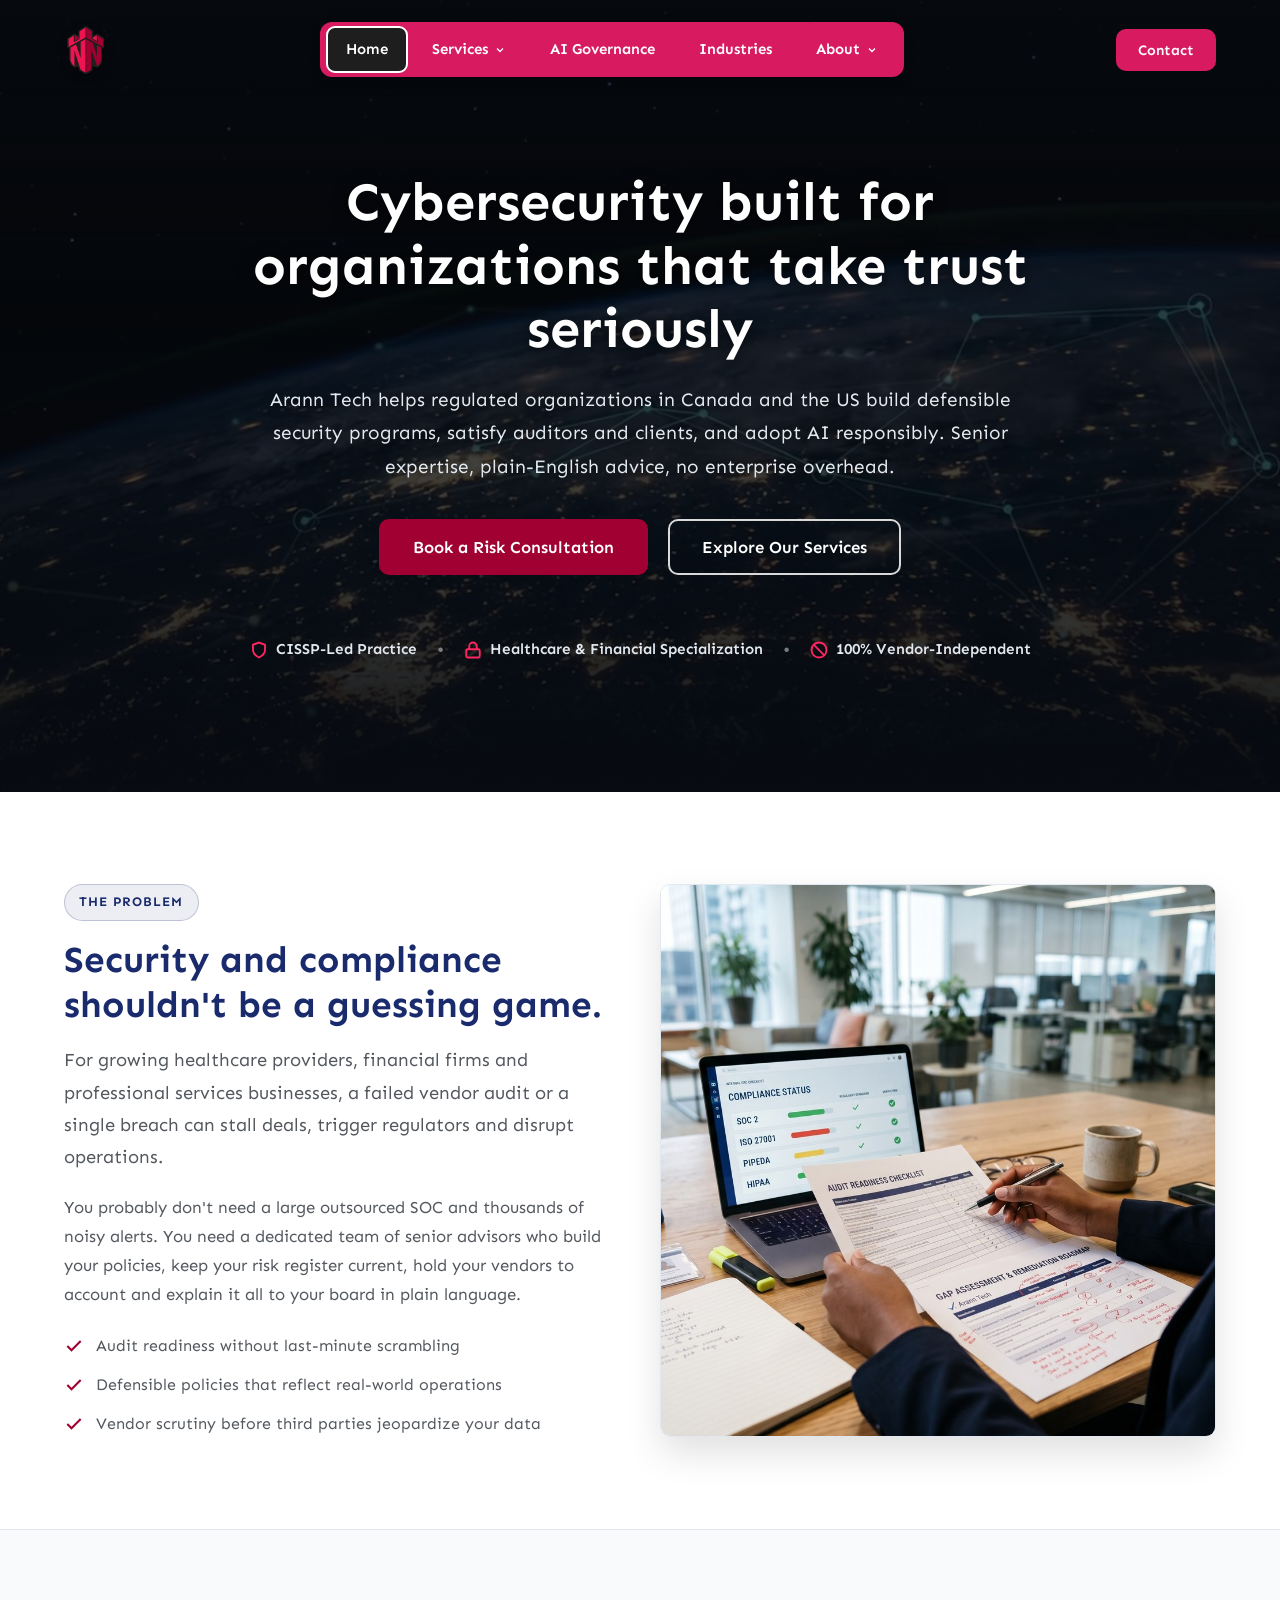
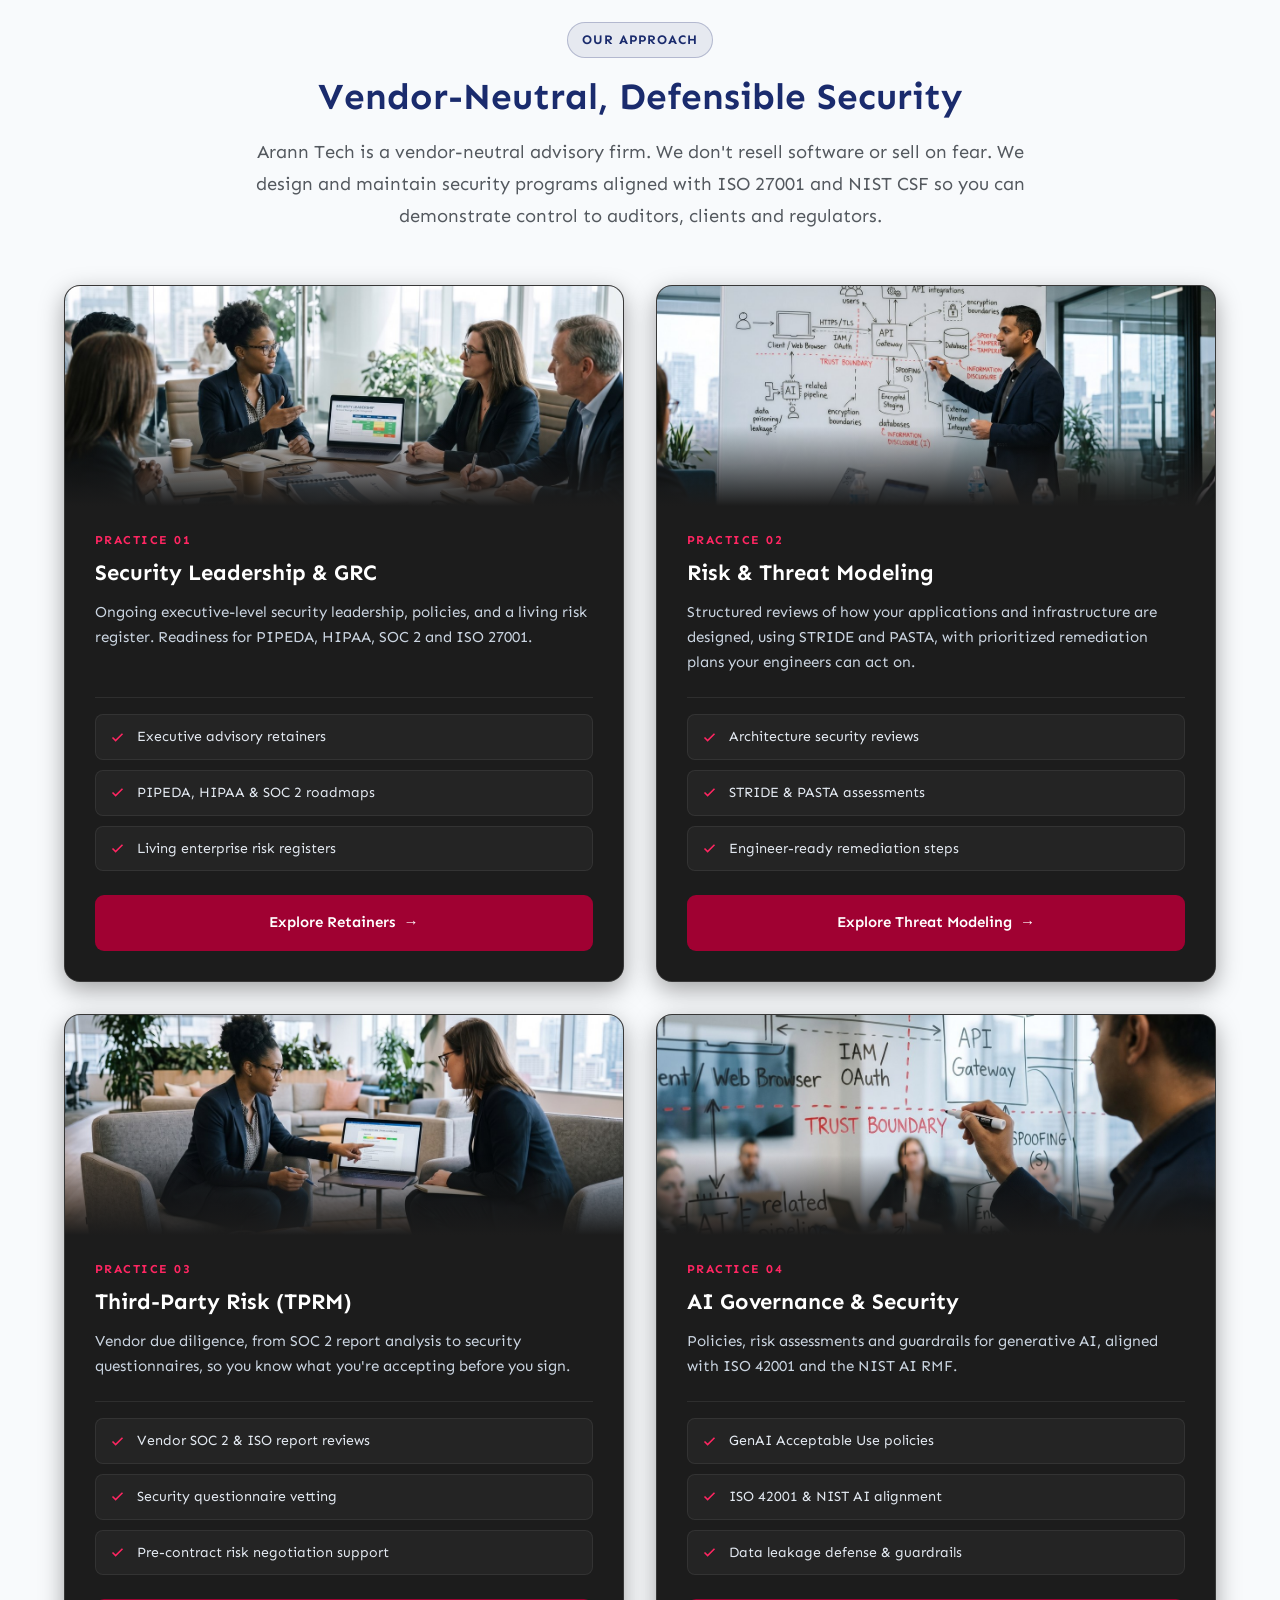
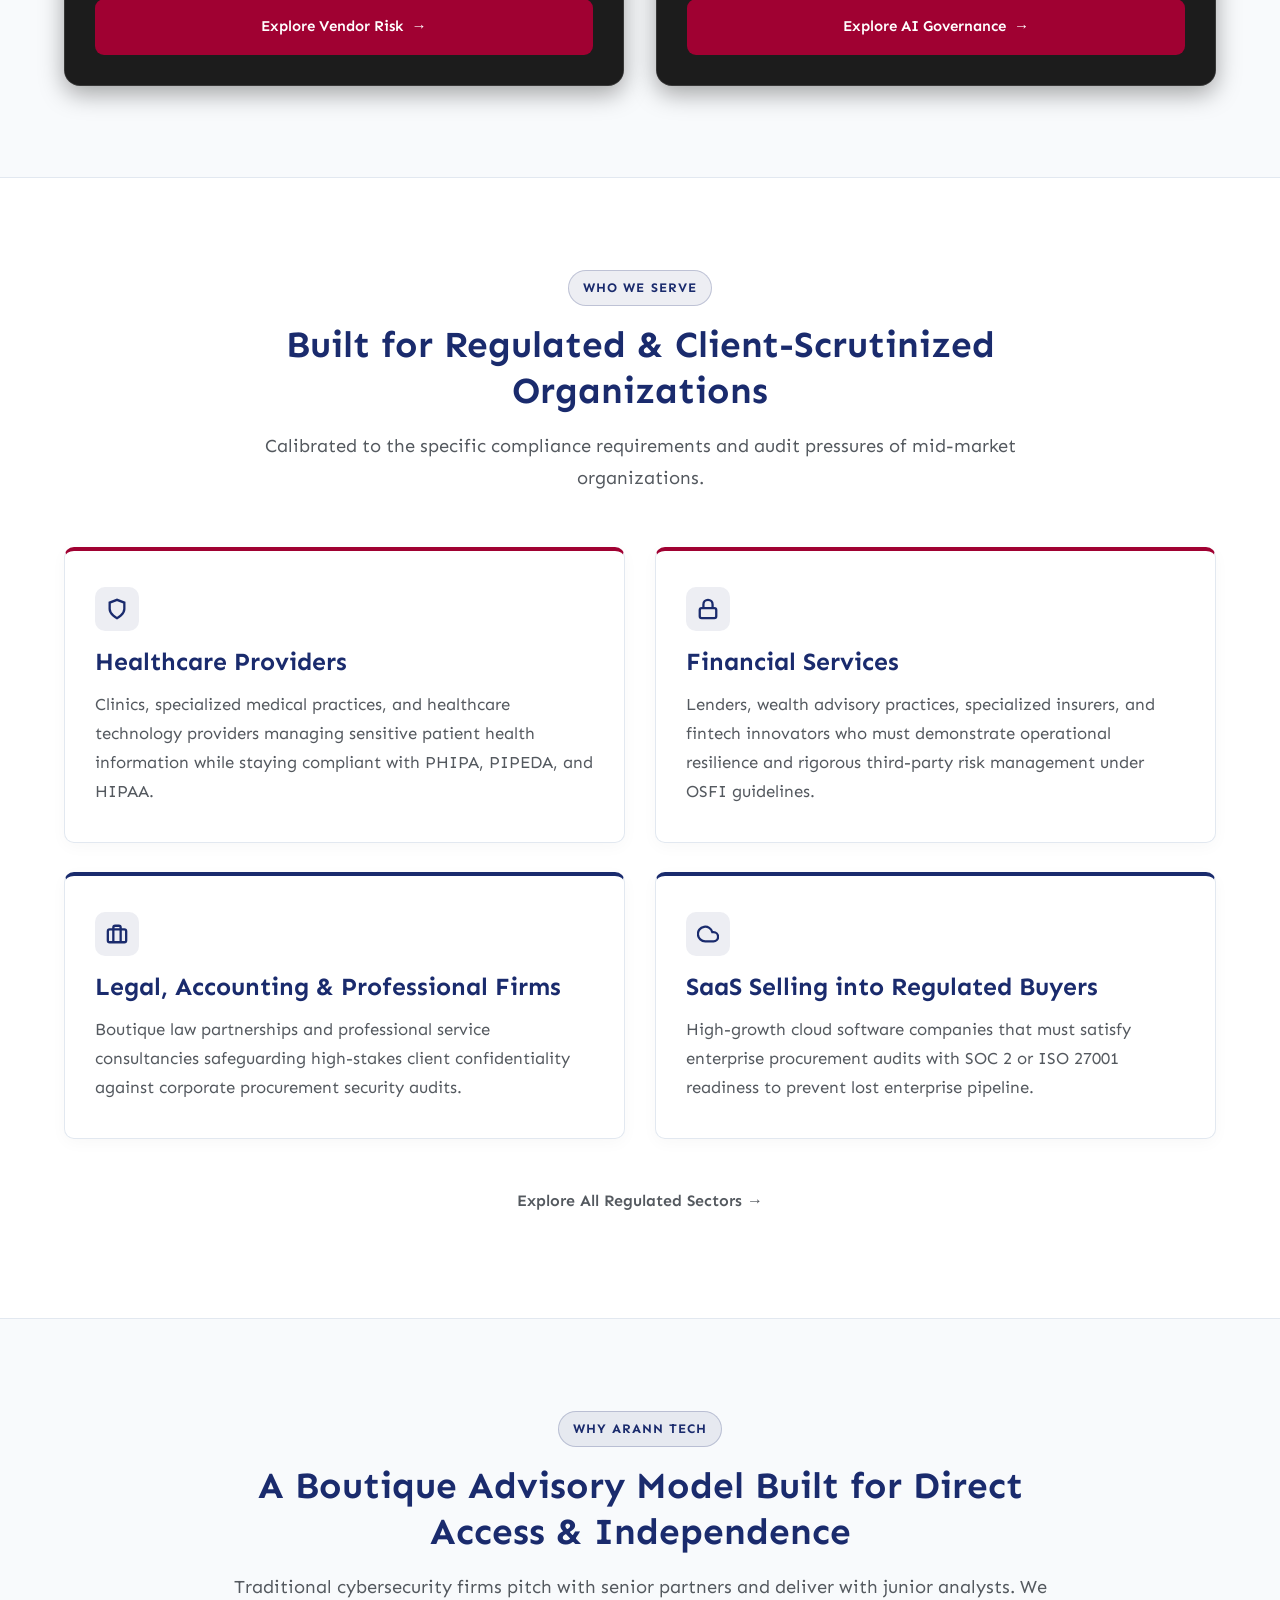
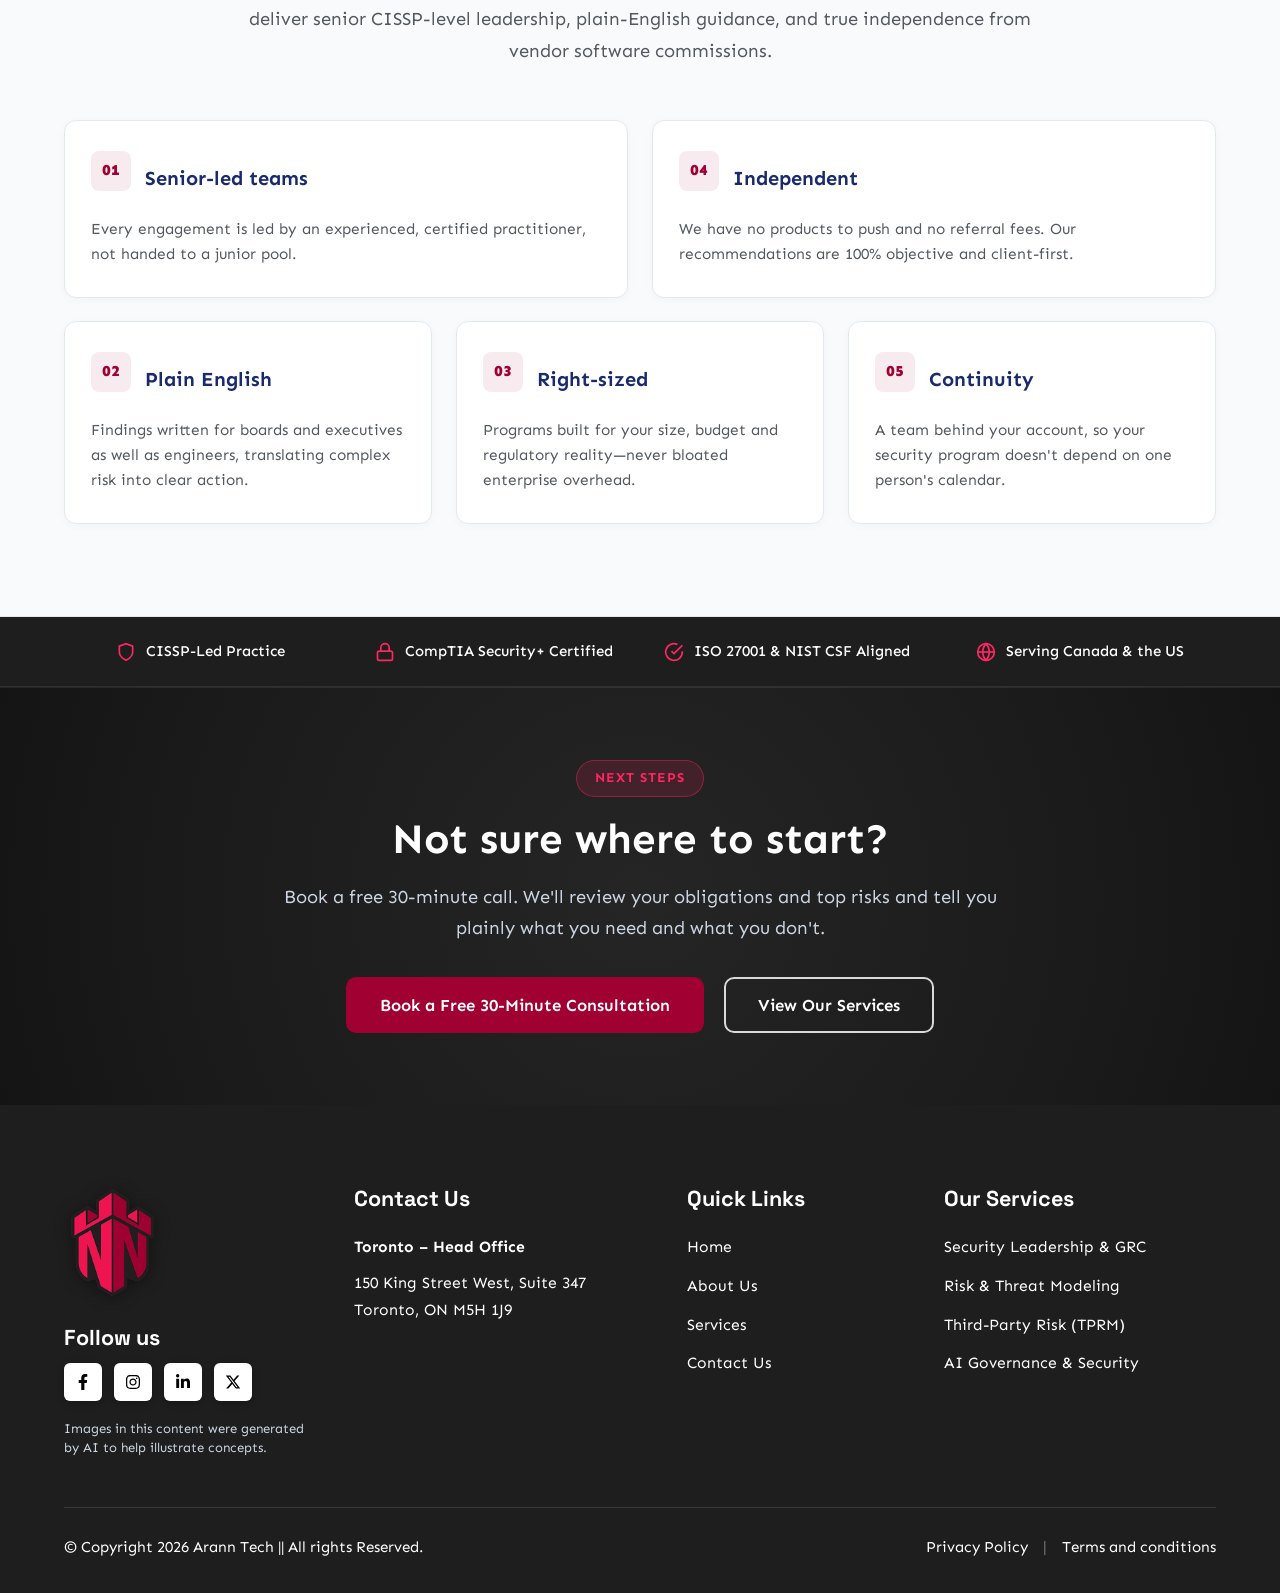
<file: index.html>
<!DOCTYPE html>
<html lang="en">

<head>
  <meta charset="UTF-8">
  <meta name="viewport" content="width=device-width, initial-scale=1.0">
  <title>Arann Tech | Cybersecurity Advisory, Risk & AI Governance for Regulated Organizations</title>
  <meta name="description"
    content="Boutique cybersecurity advisory firm serving healthcare, financial services and professional firms across Canada and the US. Security leadership, risk assessments, vendor risk and AI governance.">
  <link rel="stylesheet" href="styles.css">
  <link rel="icon" type="image/png" href="logo-head.png">
</head>

<body>

  <!-- Hero + Header Wrapper -->
  <div class="hero-header-wrapper hero-home">
    <!-- Desktop-Only Background Video (Watermark-Free, Silent, Optimized Loop) -->
    <video class="hero-bg-video" id="heroBgVideo" autoplay loop muted playsinline poster="hero-video-poster.jpg"
      preload="none" aria-hidden="true"></video>

    <!-- Header Navigation (Original aranntech.com Authentic Styling) -->
    <header class="site-header">
      <div class="container header-container">
        <a href="index.html" class="brand-logo" aria-label="Arann Tech Home">
          <img src="logo-head.png" alt="Arann Tech Logo">
        </a>

        <!-- Navigation Menu with Original Authentic Style -->
        <nav class="nav-menu" id="navMenu">
          <a href="index.html" class="nav-link active">Home</a>
          <div class="nav-item-dropdown">
            <a href="services.html" class="nav-link">
              Services
              <svg class="nav-chevron" width="12" height="12" viewBox="0 0 24 24" fill="none" stroke="currentColor"
                stroke-width="2.5">
                <polyline points="6 9 12 15 18 9"></polyline>
              </svg>
            </a>
            <div class="dropdown-menu">
              <a href="services.html#retainers" class="dropdown-link">Security Leadership Retainers</a>
              <a href="services.html#threat-modeling" class="dropdown-link">Risk &amp; Threat Modeling</a>
              <a href="services.html#vendor-risk" class="dropdown-link">Third-Party Risk Management</a>
              <a href="services.html#compliance" class="dropdown-link">Compliance Readiness</a>
            </div>
          </div>
          <a href="ai-governance.html" class="nav-link">AI Governance</a>
          <a href="industries.html" class="nav-link">Industries</a>
          <div class="nav-item-dropdown">
            <a href="about.html" class="nav-link">
              About
              <svg class="nav-chevron" width="12" height="12" viewBox="0 0 24 24" fill="none" stroke="currentColor"
                stroke-width="2.5">
                <polyline points="6 9 12 15 18 9"></polyline>
              </svg>
            </a>
            <div class="dropdown-menu">
              <a href="about.html" class="dropdown-link">About Arann Tech</a>
              <a href="faq.html" class="dropdown-link">FAQ &amp; Resources</a>
            </div>
          </div>
          <a href="contact.html" class="nav-link nav-link-mobile-contact">Contact Us</a>
        </nav>

        <div class="header-actions">
          <a href="contact.html" class="btn btn-accent btn-sm header-cta-btn">Contact</a>
          <button class="mobile-toggle" id="mobileToggle" aria-label="Toggle navigation" aria-expanded="false">
            <span class="hamburger-bar bar-1"></span>
            <span class="hamburger-bar bar-2"></span>
            <span class="hamburger-bar bar-3"></span>
          </button>
        </div>
      </div>
    </header>

    <!-- Hero Section (Centered Layout like aranntech.com) -->
    <section class="hero-section">
      <div class="container hero-container-centered">
        <!-- <span class="hero-tag">Boutique Cybersecurity Advisory • Canada &amp; US</span> -->
        <h1 class="hero-title">Cybersecurity built for organizations that take trust seriously</h1>
        <p class="hero-lead">
          Arann Tech helps regulated organizations in Canada and the US build defensible security programs, satisfy
          auditors and clients, and adopt AI responsibly. Senior expertise, plain-English advice, no enterprise
          overhead.
        </p>
        <div class="hero-actions">
          <a href="contact.html" class="btn btn-accent btn-lg">Book a Risk Consultation</a>
          <a href="services.html" class="btn btn-ghost-white btn-lg">Explore Our Services</a>
        </div>
        <div class="hero-trust-single">
          <div class="trust-single-item">
            <svg width="18" height="18" viewBox="0 0 24 24" fill="none" stroke="currentColor" stroke-width="2.5">
              <path d="M12 22s8-4 8-10V5l-8-3-8 3v7c0 6 8 10 8 10z" />
            </svg>
            <span>CISSP-Led Practice</span>
          </div>
          <span class="trust-bullet" aria-hidden="true">&bull;</span>
          <div class="trust-single-item">
            <svg width="18" height="18" viewBox="0 0 24 24" fill="none" stroke="currentColor" stroke-width="2.5">
              <rect x="3" y="11" width="18" height="11" rx="2" ry="2" />
              <path d="M7 11V7a5 5 0 0 1 10 0v4" />
            </svg>
            <span>Healthcare &amp; Financial Specialization</span>
          </div>

          <span class="trust-bullet" aria-hidden="true">&bull;</span>
          <div class="trust-single-item">
            <svg width="18" height="18" viewBox="0 0 24 24" fill="none" stroke="currentColor" stroke-width="2.5">
              <circle cx="12" cy="12" r="10" />
              <path d="m4.93 4.93 14.14 14.14" />
            </svg>
            <span>100% Vendor-Independent</span>
          </div>
        </div>
      </div>
    </section>
  </div>

  <!-- The Problem Section (Clean White Background) -->
  <section class="section">
    <div class="container">
      <div class="grid-2col">
        <div>
          <span class="section-tag">The Problem</span>
          <h2>Security and compliance shouldn't be a guessing game.</h2>
          <p class="lead-text" style="margin-bottom: 20px;">
            For growing healthcare providers, financial firms and professional services businesses, a failed vendor
            audit or a single breach can stall deals, trigger regulators and disrupt operations.
          </p>
          <p style="margin-bottom: 24px;">
            You probably don't need a large outsourced SOC and thousands of noisy alerts. You need a dedicated team of
            senior advisors who build your policies, keep your risk register current, hold your vendors to account and
            explain it all to your board in plain language.
          </p>
          <div class="checklist-box">
            <div class="checklist-item">
              <svg width="20" height="20" viewBox="0 0 24 24" fill="none" stroke="currentColor" stroke-width="2.5">
                <polyline points="20 6 9 17 4 12"></polyline>
              </svg>
              <span>Audit readiness without last-minute scrambling</span>
            </div>
            <div class="checklist-item">
              <svg width="20" height="20" viewBox="0 0 24 24" fill="none" stroke="currentColor" stroke-width="2.5">
                <polyline points="20 6 9 17 4 12"></polyline>
              </svg>
              <span>Defensible policies that reflect real-world operations</span>
            </div>
            <div class="checklist-item">
              <svg width="20" height="20" viewBox="0 0 24 24" fill="none" stroke="currentColor" stroke-width="2.5">
                <polyline points="20 6 9 17 4 12"></polyline>
              </svg>
              <span>Vendor scrutiny before third parties jeopardize your data</span>
            </div>
          </div>
        </div>
        <div class="split-image-wrapper">
          <img src="problem-img.jpg" alt="Security and Compliance Risk Assessment & Audit Preparation" loading="lazy">
        </div>
      </div>
    </div>
  </section>

  <!-- Our Approach & Practice Pillars (aranntech.com Dark Cards on Light Background) -->
  <section class="section section-alt">
    <div class="container">
      <div class="section-header">
        <span class="section-tag navy">Our Approach</span>
        <h2>Vendor-Neutral, Defensible Security</h2>
        <p class="lead-text">
          Arann Tech is a vendor-neutral advisory firm. We don't resell software or sell on fear. We design and maintain
          security programs aligned with ISO 27001 and NIST CSF so you can demonstrate control to auditors, clients and
          regulators.
        </p>
      </div>

      <!-- 4 Practice Pillars with High-Resolution Visuals -->
      <div class="practice-grid">

        <!-- Practice 1 -->
        <div class="practice-card-new">
          <div class="practice-card-img">
            <img src="security-leadership.jpg" alt="Security Leadership & GRC" loading="lazy">
          </div>
          <div class="practice-card-body">
            <span class="practice-micro-tag">Practice 01</span>
            <h3>Security Leadership &amp; GRC</h3>
            <p>Ongoing executive-level security leadership, policies, and a living risk register. Readiness for PIPEDA,
              HIPAA, SOC 2 and ISO 27001.</p>
            <ul class="practice-deliverables">
              <li><svg width="15" height="15" viewBox="0 0 24 24" fill="none" stroke="currentColor" stroke-width="2.5">
                  <polyline points="20 6 9 17 4 12" />
                </svg> <span>Executive advisory retainers</span></li>
              <li><svg width="15" height="15" viewBox="0 0 24 24" fill="none" stroke="currentColor" stroke-width="2.5">
                  <polyline points="20 6 9 17 4 12" />
                </svg> <span>PIPEDA, HIPAA &amp; SOC 2 roadmaps</span></li>
              <li><svg width="15" height="15" viewBox="0 0 24 24" fill="none" stroke="currentColor" stroke-width="2.5">
                  <polyline points="20 6 9 17 4 12" />
                </svg> <span>Living enterprise risk registers</span></li>
            </ul>
            <div class="card-action-row">
              <a href="services.html#retainers" class="btn-card">Explore Retainers <span
                  class="btn-arrow">&rarr;</span></a>
            </div>
          </div>
        </div>

        <!-- Practice 2 -->
        <div class="practice-card-new">
          <div class="practice-card-img">
            <img src="threat-model.jpg" alt="Risk & Threat Modeling" loading="lazy">
          </div>
          <div class="practice-card-body">
            <span class="practice-micro-tag">Practice 02</span>
            <h3>Risk &amp; Threat Modeling</h3>
            <p>Structured reviews of how your applications and infrastructure are designed, using STRIDE and PASTA, with
              prioritized remediation plans your engineers can act on.</p>
            <ul class="practice-deliverables">
              <li><svg width="15" height="15" viewBox="0 0 24 24" fill="none" stroke="currentColor" stroke-width="2.5">
                  <polyline points="20 6 9 17 4 12" />
                </svg> <span>Architecture security reviews</span></li>
              <li><svg width="15" height="15" viewBox="0 0 24 24" fill="none" stroke="currentColor" stroke-width="2.5">
                  <polyline points="20 6 9 17 4 12" />
                </svg> <span>STRIDE &amp; PASTA assessments</span></li>
              <li><svg width="15" height="15" viewBox="0 0 24 24" fill="none" stroke="currentColor" stroke-width="2.5">
                  <polyline points="20 6 9 17 4 12" />
                </svg> <span>Engineer-ready remediation steps</span></li>
            </ul>
            <div class="card-action-row">
              <a href="services.html#threat-modeling" class="btn-card">Explore Threat Modeling <span
                  class="btn-arrow">&rarr;</span></a>
            </div>
          </div>
        </div>

        <!-- Practice 3 -->
        <div class="practice-card-new">
          <div class="practice-card-img">
            <img src="third-party-2.jpg" alt="Third-Party Risk Management" loading="lazy">
          </div>
          <div class="practice-card-body">
            <span class="practice-micro-tag">Practice 03</span>
            <h3>Third-Party Risk (TPRM)</h3>
            <p>Vendor due diligence, from SOC 2 report analysis to security questionnaires, so you know what you're
              accepting before you sign.</p>
            <ul class="practice-deliverables">
              <li><svg width="15" height="15" viewBox="0 0 24 24" fill="none" stroke="currentColor" stroke-width="2.5">
                  <polyline points="20 6 9 17 4 12" />
                </svg> <span>Vendor SOC 2 &amp; ISO report reviews</span></li>
              <li><svg width="15" height="15" viewBox="0 0 24 24" fill="none" stroke="currentColor" stroke-width="2.5">
                  <polyline points="20 6 9 17 4 12" />
                </svg> <span>Security questionnaire vetting</span></li>
              <li><svg width="15" height="15" viewBox="0 0 24 24" fill="none" stroke="currentColor" stroke-width="2.5">
                  <polyline points="20 6 9 17 4 12" />
                </svg> <span>Pre-contract risk negotiation support</span></li>
            </ul>
            <div class="card-action-row">
              <a href="services.html#vendor-risk" class="btn-card">Explore Vendor Risk <span
                  class="btn-arrow">&rarr;</span></a>
            </div>
          </div>
        </div>

        <!-- Practice 4 -->
        <div class="practice-card-new">
          <div class="practice-card-img">
            <img src="ai-governance-2.jpg" alt="AI Governance & Security" loading="lazy">
          </div>
          <div class="practice-card-body">
            <span class="practice-micro-tag">Practice 04</span>
            <h3>AI Governance &amp; Security</h3>
            <p>Policies, risk assessments and guardrails for generative AI, aligned with ISO 42001 and the NIST AI RMF.
            </p>
            <ul class="practice-deliverables">
              <li><svg width="15" height="15" viewBox="0 0 24 24" fill="none" stroke="currentColor" stroke-width="2.5">
                  <polyline points="20 6 9 17 4 12" />
                </svg> <span>GenAI Acceptable Use policies</span></li>
              <li><svg width="15" height="15" viewBox="0 0 24 24" fill="none" stroke="currentColor" stroke-width="2.5">
                  <polyline points="20 6 9 17 4 12" />
                </svg> <span>ISO 42001 &amp; NIST AI alignment</span></li>
              <li><svg width="15" height="15" viewBox="0 0 24 24" fill="none" stroke="currentColor" stroke-width="2.5">
                  <polyline points="20 6 9 17 4 12" />
                </svg> <span>Data leakage defense &amp; guardrails</span></li>
            </ul>
            <div class="card-action-row">
              <a href="ai-governance.html" class="btn-card">Explore AI Governance <span
                  class="btn-arrow">&rarr;</span></a>
            </div>
          </div>
        </div>

      </div>
    </div>
  </section>

  <!-- Who We Serve (Clean White Background - Image Removed) -->
  <section class="section">
    <div class="container">
      <div class="section-header">
        <span class="section-tag">Who We Serve</span>
        <h2>Built for Regulated &amp; Client-Scrutinized Organizations</h2>
        <p class="lead-text">Calibrated to the specific compliance requirements and audit pressures of mid-market
          organizations.</p>
      </div>

      <div class="grid-2col" style="gap: 30px;">
        <div class="card-light accent-top">
          <div class="sector-icon">
            <svg width="22" height="22" viewBox="0 0 24 24" fill="none" stroke="currentColor" stroke-width="2.5">
              <path d="M12 22s8-4 8-10V5l-8-3-8 3v7c0 6 8 10 8 10z" />
            </svg>
          </div>
          <h3>Healthcare Providers</h3>
          <p>Clinics, specialized medical practices, and healthcare technology providers managing sensitive patient
            health information while staying compliant with PHIPA, PIPEDA, and HIPAA.</p>
        </div>

        <div class="card-light accent-top">
          <div class="sector-icon">
            <svg width="22" height="22" viewBox="0 0 24 24" fill="none" stroke="currentColor" stroke-width="2.5">
              <rect x="3" y="11" width="18" height="11" rx="2" ry="2" />
              <path d="M7 11V7a5 5 0 0 1 10 0v4" />
            </svg>
          </div>
          <h3>Financial Services</h3>
          <p>Lenders, wealth advisory practices, specialized insurers, and fintech innovators who must demonstrate
            operational resilience and rigorous third-party risk management under OSFI guidelines.</p>
        </div>

        <div class="card-light navy-top">
          <div class="sector-icon">
            <svg width="22" height="22" viewBox="0 0 24 24" fill="none" stroke="currentColor" stroke-width="2.5">
              <rect x="2" y="7" width="20" height="14" rx="2" />
              <path d="M16 21V5a2 2 0 0 0-2-2h-4a2 2 0 0 0-2 2v16" />
            </svg>
          </div>
          <h3>Legal, Accounting &amp; Professional Firms</h3>
          <p>Boutique law partnerships and professional service consultancies safeguarding high-stakes client
            confidentiality against corporate procurement security audits.</p>
        </div>

        <div class="card-light navy-top">
          <div class="sector-icon">
            <svg width="22" height="22" viewBox="0 0 24 24" fill="none" stroke="currentColor" stroke-width="2.5">
              <path d="M18 10h-1.26A8 8 0 1 0 9 20h9a5 5 0 0 0 0-10z" />
            </svg>
          </div>
          <h3>SaaS Selling into Regulated Buyers</h3>
          <p>High-growth cloud software companies that must satisfy enterprise procurement audits with SOC 2 or ISO
            27001 readiness to prevent lost enterprise pipeline.</p>
        </div>
      </div>

      <div style="text-align: center; margin-top: 36px;">
        <a href="industries.html" class="btn btn-primary">Explore All Regulated Sectors &rarr;</a>
      </div>
    </div>
  </section>

  <!-- Why Arann Tech (5 Pillars: Clean On-Theme Structured 2+3 Grid) -->
  <section class="section section-alt">
    <div class="container">
      <div class="section-header">
        <span class="section-tag">Why Arann Tech</span>
        <h2>A Boutique Advisory Model Built for Direct Access &amp; Independence</h2>
        <p class="lead-text">
          Traditional cybersecurity firms pitch with senior partners and deliver with junior analysts. We deliver senior
          CISSP-level leadership, plain-English guidance, and true independence from vendor software commissions.
        </p>
      </div>

      <!-- Top Row: 2 Strategic Anchors -->
      <div class="why-grid-top">
        <div class="why-pillar-box">
          <div class="why-pillar-header">
            <span class="step-num">01</span>
            <h3>Senior-led teams</h3>
          </div>
          <p>Every engagement is led by an experienced, certified practitioner, not handed to a junior pool.</p>
        </div>

        <div class="why-pillar-box">
          <div class="why-pillar-header">
            <span class="step-num">04</span>
            <h3>Independent</h3>
          </div>
          <p>We have no products to push and no referral fees. Our recommendations are 100% objective and client-first.
          </p>
        </div>
      </div>

      <!-- Bottom Row: 3 Operational Pillars -->
      <div class="why-grid-bottom">
        <div class="why-pillar-box">
          <div class="why-pillar-header">
            <span class="step-num">02</span>
            <h3>Plain English</h3>
          </div>
          <p>Findings written for boards and executives as well as engineers, translating complex risk into clear
            action.</p>
        </div>

        <div class="why-pillar-box">
          <div class="why-pillar-header">
            <span class="step-num">03</span>
            <h3>Right-sized</h3>
          </div>
          <p>Programs built for your size, budget and regulatory reality—never bloated enterprise overhead.</p>
        </div>

        <div class="why-pillar-box">
          <div class="why-pillar-header">
            <span class="step-num">05</span>
            <h3>Continuity</h3>
          </div>
          <p>A team behind your account, so your security program doesn't depend on one person's calendar.</p>
        </div>
      </div>


    </div>
  </section>

  <!-- Credential Ribbon (Exact from PDF copy) -->
  <section class="credential-bar">
    <div class="container credential-grid">
      <div class="credential-item">
        <svg width="20" height="20" viewBox="0 0 24 24" fill="none" stroke="currentColor" stroke-width="2">
          <path d="M12 22s8-4 8-10V5l-8-3-8 3v7c0 6 8 10 8 10z" />
        </svg>
        <span>CISSP-Led Practice</span>
      </div>
      <div class="credential-item">
        <svg width="20" height="20" viewBox="0 0 24 24" fill="none" stroke="currentColor" stroke-width="2">
          <rect x="3" y="11" width="18" height="11" rx="2" ry="2"></rect>
          <path d="M7 11V7a5 5 0 0 1 10 0v4"></path>
        </svg>
        <span>CompTIA Security+ Certified</span>
      </div>
      <div class="credential-item">
        <svg width="20" height="20" viewBox="0 0 24 24" fill="none" stroke="currentColor" stroke-width="2">
          <path d="M22 11.08V12a10 10 0 1 1-5.93-9.14"></path>
          <polyline points="22 4 12 14.01 9 11.01"></polyline>
        </svg>
        <span>ISO 27001 &amp; NIST CSF Aligned</span>
      </div>
      <div class="credential-item">
        <svg width="20" height="20" viewBox="0 0 24 24" fill="none" stroke="currentColor" stroke-width="2">
          <circle cx="12" cy="12" r="10"></circle>
          <line x1="2" y1="12" x2="22" y2="12"></line>
          <path d="M12 2a15.3 15.3 0 0 1 4 10 15.3 15.3 0 0 1-4 10 15.3 15.3 0 0 1-4-10 15.3 15.3 0 0 1 4-10z"></path>
        </svg>
        <span>Serving Canada &amp; the US</span>
      </div>
    </div>
  </section>

  <!-- Closing Call to Action Banner (Dark Charcoal Background) -->
  <section class="cta-banner-dark">
    <div class="container">
      <span class="hero-tag" style="margin-bottom: 16px;">Next Steps</span>
      <h2>Not sure where to start?</h2>
      <p>
        Book a free 30-minute call. We'll review your obligations and top risks and tell you plainly what you need and
        what you don't.
      </p>
      <div class="hero-actions" style="margin-bottom: 0;">
        <a href="contact.html" class="btn btn-accent btn-lg">Book a Free 30-Minute Consultation</a>
        <a href="services.html" class="btn btn-ghost-white btn-lg">View Our Services</a>
      </div>
    </div>
  </section>

  <!-- Global Footer (Authentic aranntech.com: #1E1E1E Dark Charcoal) -->
  <footer class="site-footer">
    <div class="container">
      <div class="footer-main-row">

        <!-- Col 1: Logo & Follow us with social icons -->
        <div class="footer-col-brand">
          <a href="index.html" class="footer-brand-logo">
            <img src="logo-head.png" alt="Arann Tech - Home">
          </a>
          <div class="footer-follow-wrapper">
            <h4 class="footer-follow-heading">Follow us</h4>
            <div class="footer-social-icons">
              <a class="footer-social-btn" href="https://www.facebook.com/aranntech" target="_blank"
                rel="noopener noreferrer" aria-label="Facebook">
                <svg width="16" height="16" viewBox="0 0 320 512" fill="currentColor">
                  <path
                    d="M279.14 288l14.22-92.66h-88.91v-60.13c0-25.35 12.42-50.06 52.24-50.06h40.42V6.26S260.43 0 225.36 0c-73.22 0-121.08 44.38-121.08 124.72v70.62H22.89V288h81.39v224h100.17V288z" />
                </svg>
              </a>
              <a class="footer-social-btn btn-instagram" href="https://www.instagram.com/aranntech/" target="_blank"
                rel="noopener noreferrer" aria-label="Instagram">
                <svg width="16" height="16" viewBox="0 0 448 512" fill="currentColor">
                  <path
                    d="M224.1 141c-63.6 0-114.9 51.3-114.9 114.9s51.3 114.9 114.9 114.9S339 319.5 339 255.9 287.7 141 224.1 141zm0 189.6c-41.1 0-74.7-33.5-74.7-74.7s33.5-74.7 74.7-74.7 74.7 33.5 74.7 74.7-33.6 74.7-74.7 74.7zm146.4-194.3c0 14.9-12 26.8-26.8 26.8-14.9 0-26.8-12-26.8-26.8s12-26.8 26.8-26.8 26.8 12 26.8 26.8zm76.1 27.2c-1.7-35.9-9.9-67.7-36.2-93.9-26.2-26.2-58-34.4-93.9-36.2-37-2.1-147.9-2.1-184.9 0-35.8 1.7-67.6 9.9-93.9 36.1s-34.4 58-36.2 93.9c-2.1 37-2.1 147.9 0 184.9 1.7 35.9 9.9 67.7 36.2 93.9s58 34.4 93.9 36.2c37 2.1 147.9 2.1 184.9 0 35.9-1.7 67.7-9.9 93.9-36.2 26.2-26.2 34.4-58 36.2-93.9 2.1-37 2.1-147.8 0-184.8zM398.8 388c-7.8 19.6-22.9 34.7-42.6 42.6-29.5 11.7-99.5 9-132.1 9s-102.7 2.6-132.1-9c-19.6-7.8-34.7-22.9-42.6-42.6-11.7-29.5-9-99.5-9-132.1s-2.6-102.7 9-132.1c7.8-19.6 22.9-34.7 42.6-42.6 29.5-11.7 99.5-9 132.1-9s102.7-2.6 132.1 9c19.6 7.8 34.7 22.9 42.6 42.6 11.7 29.5 9 99.5 9 132.1s2.7 102.7-9 132.1z" />
                </svg>
              </a>
              <a class="footer-social-btn" href="http://linkedin.com/company/aranntech" target="_blank"
                rel="noopener noreferrer" aria-label="LinkedIn">
                <svg width="16" height="16" viewBox="0 0 448 512" fill="currentColor">
                  <path
                    d="M100.28 448H7.4V148.9h92.88zM53.79 108.1C24.09 108.1 0 83.5 0 53.8a53.79 53.79 0 0 1 107.58 0c0 29.7-24.1 54.3-53.79 54.3zM447.9 448h-92.68V302.4c0-34.7-.7-79.2-48.29-79.2-48.29 0-55.69 37.7-55.69 76.7V448h-92.78V148.9h89.08v40.8h1.3c12.4-23.5 42.69-48.3 87.88-48.3 94 0 111.28 61.9 111.28 142.3V448z" />
                </svg>
              </a>
              <a class="footer-social-btn" href="https://x.com/aranntech" target="_blank" rel="noopener noreferrer"
                aria-label="X (Twitter)">
                <svg width="16" height="16" viewBox="0 0 512 512" fill="currentColor">
                  <path
                    d="M389.2 48h70.6L305.6 224.2 487 464H345L233.7 318.6 106.5 464H35.8L200.7 275.5 26.8 48H172.4L272.9 180.9 389.2 48zM364.4 421.8h39.1L151.1 88h-42L364.4 421.8z" />
                </svg>
              </a>
            </div>
            <p class="footer-ai-disclaimer">Images in this content were generated by AI to help illustrate concepts.</p>
          </div>
        </div>

        <!-- Col 2: Contact Us (Office) -->
        <div class="footer-col-contact">
          <h4 class="footer-col-title">Contact Us</h4>
          <div class="footer-col-content">
            <p><strong>Toronto – Head Office</strong></p>
            <p>150 King Street West, Suite 347<br>Toronto, ON M5H 1J9</p>
            <!-- <p class="footer-office-phone" style="margin-top: 14px;">
              <strong>Phone</strong><br>
              <a href="tel:18772726601">1-877-272-6601</a>
            </p> -->
          </div>
        </div>

        <!-- Col 3: Quick Links -->
        <div class="footer-col-links">
          <h4 class="footer-col-title">Quick Links</h4>
          <ul class="footer-link-list">
            <li><a href="index.html">Home</a></li>
            <li><a href="about.html">About Us</a></li>
            <li><a href="services.html">Services</a></li>
            <li><a href="contact.html">Contact Us</a></li>
          </ul>
        </div>

        <!-- Col 4: Our Services -->
        <div class="footer-col-services">
          <h4 class="footer-col-title">Our Services</h4>
          <ul class="footer-link-list">
            <li><a href="services.html#retainers">Security Leadership &amp; GRC</a></li>
            <li><a href="services.html#threat-modeling">Risk &amp; Threat Modeling</a></li>
            <li><a href="services.html#vendor-risk">Third-Party Risk (TPRM)</a></li>
            <li><a href="ai-governance.html">AI Governance &amp; Security</a></li>
          </ul>
        </div>

      </div>

      <!-- Divider Line -->
      <hr class="footer-divider-line">

      <!-- Bottom Copyright & Legal Links -->
      <div class="footer-bottom-row">
        <div class="footer-copyright-text">
          <p>&copy; Copyright 2026 Arann Tech || All rights Reserved.</p>
        </div>
        <div class="footer-legal-links">
          <a href="contact.html">Privacy Policy</a>
          <span class="footer-legal-sep">|</span>
          <a href="contact.html">Terms and conditions</a>
        </div>
      </div>
    </div>
  </footer>

  <script src="script.js"></script>
</body>

</html>
</file>
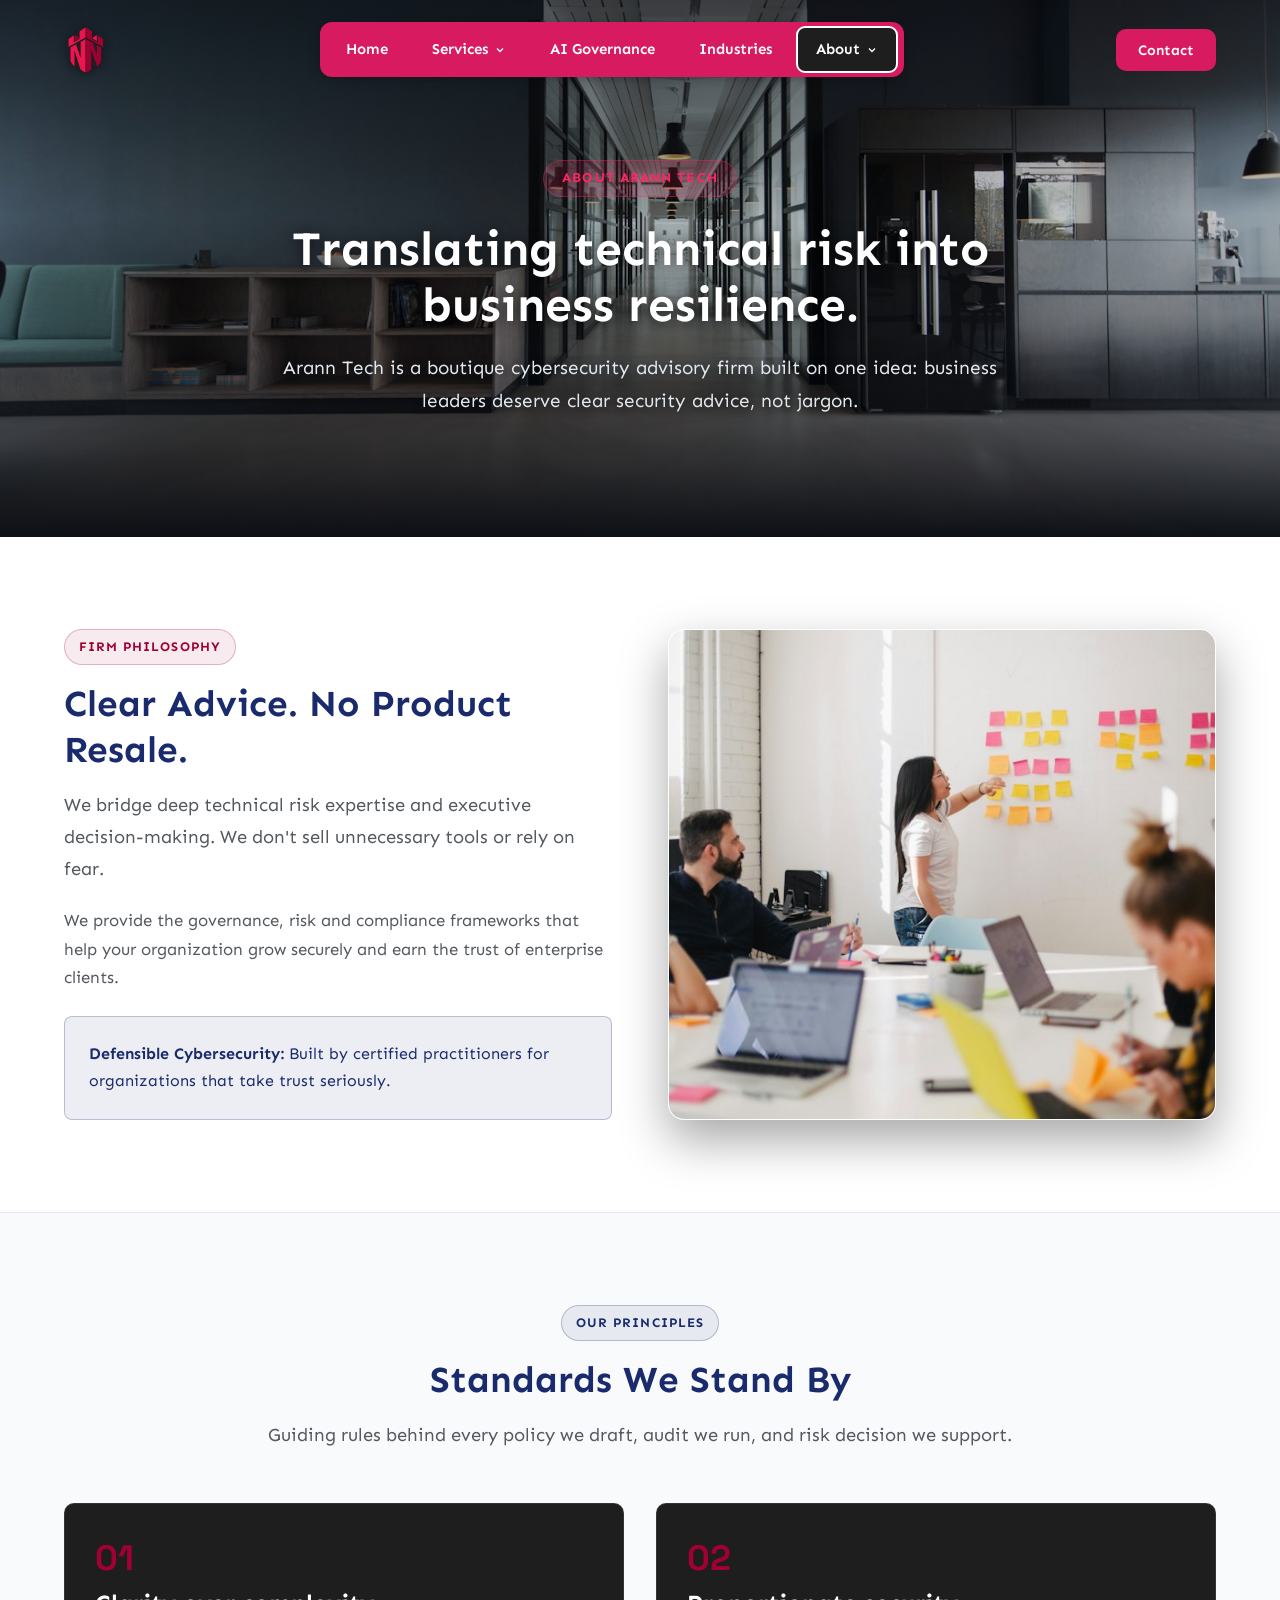
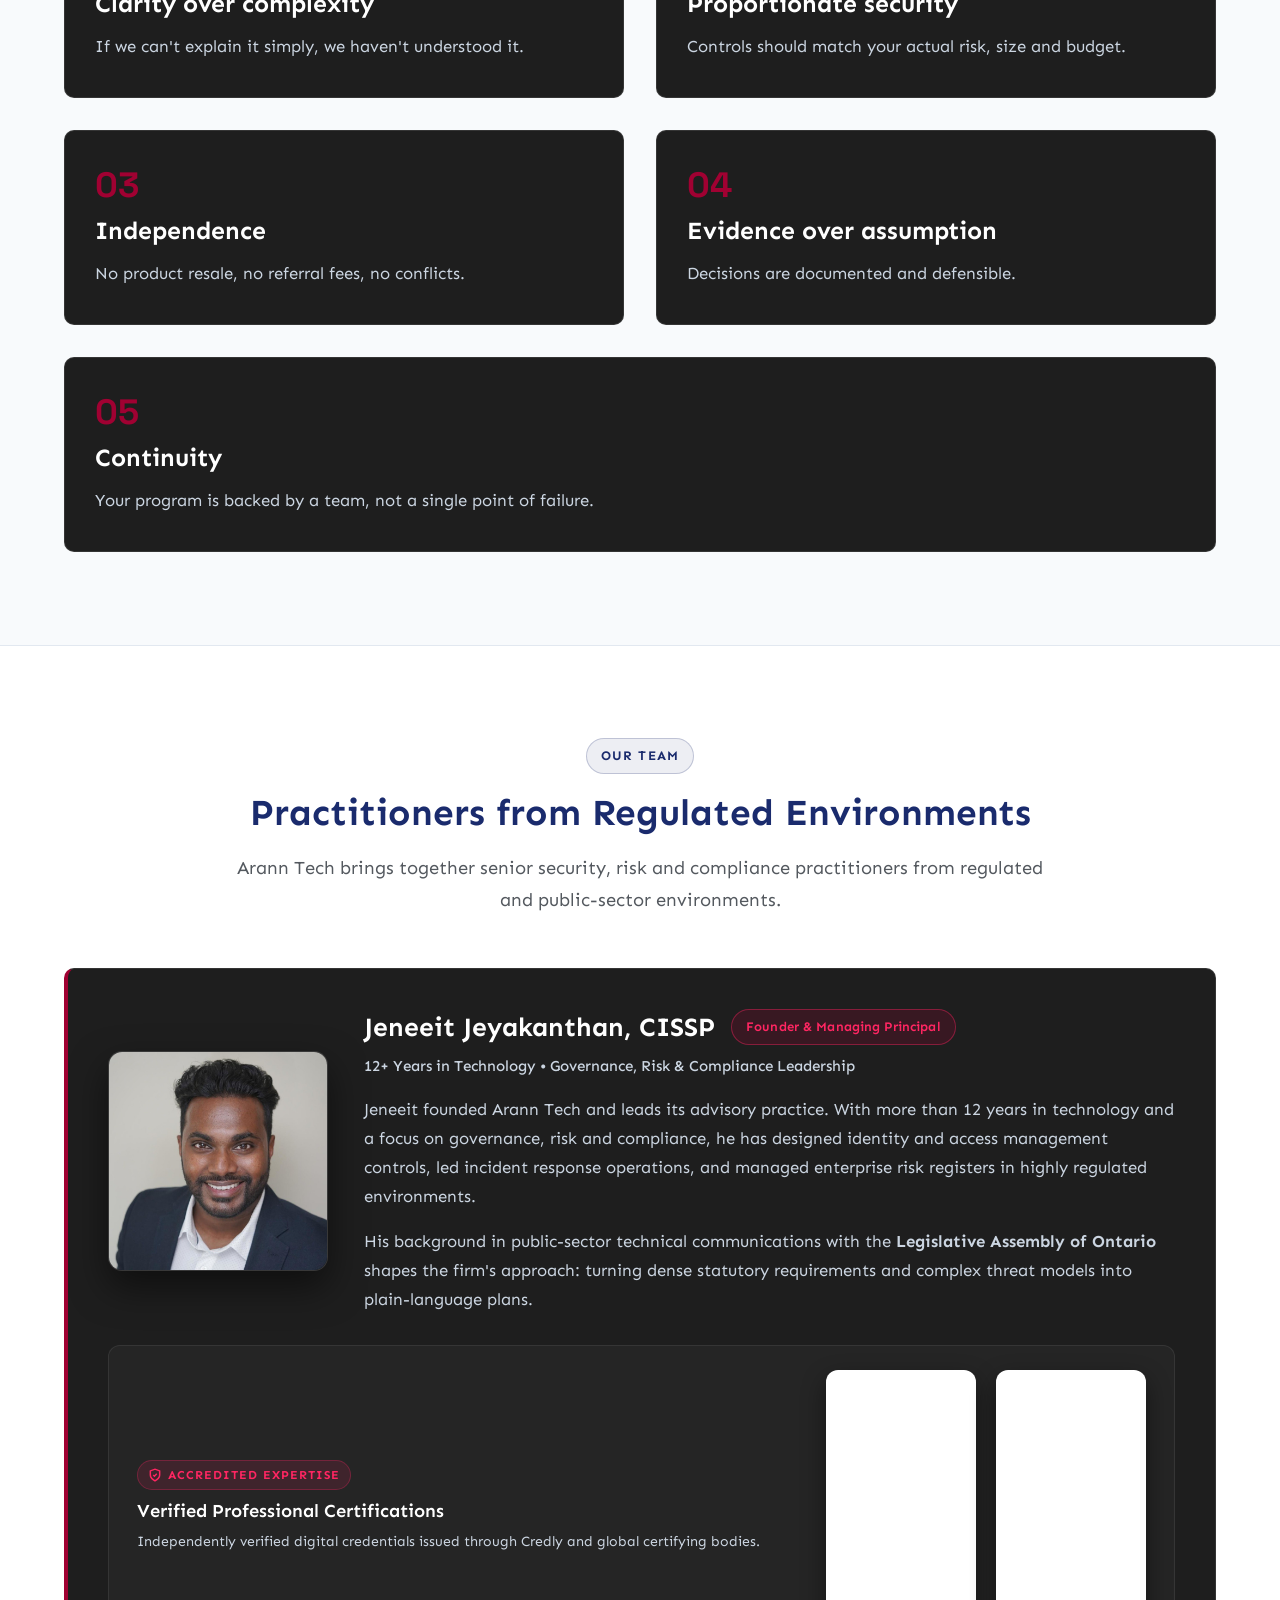
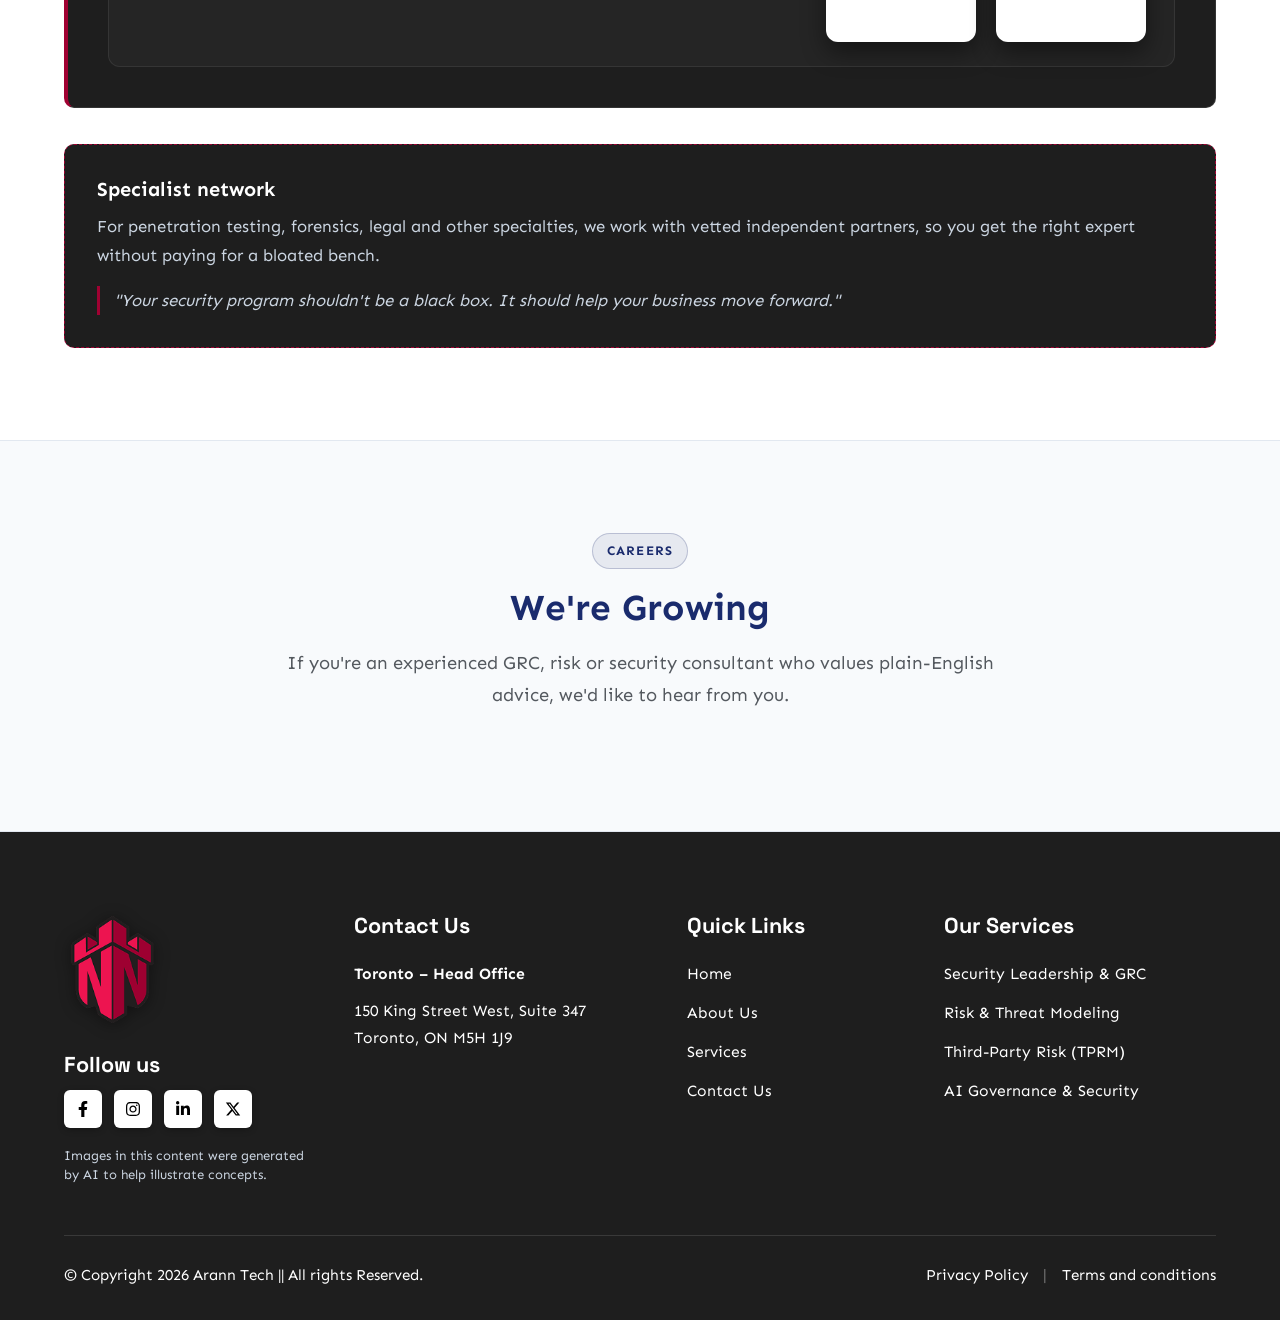
<file: about.html>
<!DOCTYPE html>
<html lang="en">
<head>
  <meta charset="UTF-8">
  <meta name="viewport" content="width=device-width, initial-scale=1.0">
  <title>About Arann Tech | Boutique Cybersecurity Advisory Firm in Ontario</title>
  <meta name="description" content="Translating technical risk into business resilience. Boutique cybersecurity advisory firm bridging deep technical risk expertise and executive decision-making.">
  <link rel="stylesheet" href="styles.css">
  <link rel="icon" type="image/png" href="logo-head.png">
</head>
<body>

  <!-- Hero + Header Wrapper -->
  <div class="hero-header-wrapper hero-about">
    <!-- Header Navigation (Original aranntech.com Authentic Styling) -->
    <!-- Header Navigation (Original aranntech.com Authentic Styling) -->
    <header class="site-header">
      <div class="container header-container">
        <a href="index.html" class="brand-logo" aria-label="Arann Tech Home">
          <img src="logo-head.png" alt="Arann Tech Logo">
        </a>

        <!-- Navigation Menu with Original Authentic Style -->
        <nav class="nav-menu" id="navMenu">
          <a href="index.html" class="nav-link">Home</a>
          <div class="nav-item-dropdown">
            <a href="services.html" class="nav-link">
              Services
              <svg class="nav-chevron" width="12" height="12" viewBox="0 0 24 24" fill="none" stroke="currentColor" stroke-width="2.5"><polyline points="6 9 12 15 18 9"></polyline></svg>
            </a>
            <div class="dropdown-menu">
              <a href="services.html#retainers" class="dropdown-link">Security Leadership Retainers</a>
              <a href="services.html#threat-modeling" class="dropdown-link">Risk &amp; Threat Modeling</a>
              <a href="services.html#vendor-risk" class="dropdown-link">Third-Party Risk Management</a>
              <a href="services.html#compliance" class="dropdown-link">Compliance Readiness</a>
            </div>
          </div>
          <a href="ai-governance.html" class="nav-link">AI Governance</a>
          <a href="industries.html" class="nav-link">Industries</a>
          <div class="nav-item-dropdown">
            <a href="about.html" class="nav-link active">
              About
              <svg class="nav-chevron" width="12" height="12" viewBox="0 0 24 24" fill="none" stroke="currentColor" stroke-width="2.5"><polyline points="6 9 12 15 18 9"></polyline></svg>
            </a>
            <div class="dropdown-menu">
              <a href="about.html" class="dropdown-link">About Arann Tech</a>
              <a href="faq.html" class="dropdown-link">FAQ &amp; Resources</a>
            </div>
          </div>
          <a href="contact.html" class="nav-link nav-link-mobile-contact">Contact Us</a>
        </nav>

        <div class="header-actions">
          <a href="contact.html" class="btn btn-accent btn-sm header-cta-btn">Contact</a>
          <button class="mobile-toggle" id="mobileToggle" aria-label="Toggle navigation" aria-expanded="false">
            <span class="hamburger-bar bar-1"></span>
            <span class="hamburger-bar bar-2"></span>
            <span class="hamburger-bar bar-3"></span>
          </button>
        </div>
      </div>
    </header>

  <!-- Page Banner -->
  <section class="subpage-banner">
    <div class="container">
      <div class="hero-tag">About Arann Tech</div>
      <h1>Translating technical risk into business resilience.</h1>
      <p class="hero-lead">
        Arann Tech is a boutique cybersecurity advisory firm built on one idea: business leaders deserve clear security advice, not jargon.
      </p>
    </div>
  </section>
  </div>

  <!-- Mission Split with NEW IMAGE -->
  <section class="section">
    <div class="container">
      <div class="visual-split">
        <div>
          <div class="section-tag accent">Firm Philosophy</div>
          <h2>Clear Advice. No Product Resale.</h2>
          <p class="lead-text" style="margin-bottom: 20px;">
            We bridge deep technical risk expertise and executive decision-making. We don't sell unnecessary tools or rely on fear.
          </p>
          <p style="margin-bottom: 24px;">
            We provide the governance, risk and compliance frameworks that help your organization grow securely and earn the trust of enterprise clients.
          </p>

          <div class="highlight-box-navy">
            <strong>Defensible Cybersecurity:</strong> Built by certified practitioners for organizations that take trust seriously.
          </div>
        </div>

        <div class="visual-img-box">
          <img src="about-advisory.jpg" alt="Executive Advisory & Strategic Security Consulting">
        </div>
      </div>
    </div>
  </section>

  <!-- Our Principles (from PDF) -->
  <section class="section section-alt">
    <div class="container">
      <div class="section-header">
        <div class="section-tag navy">Our Principles</div>
        <h2>Standards We Stand By</h2>
        <p class="lead-text">Guiding rules behind every policy we draft, audit we run, and risk decision we support.</p>
      </div>

      <div class="practice-grid">
        <div class="card-dark">
          <div class="pillar-num">01</div>
          <h3>Clarity over complexity</h3>
          <p>If we can't explain it simply, we haven't understood it.</p>
        </div>

        <div class="card-dark">
          <div class="pillar-num">02</div>
          <h3>Proportionate security</h3>
          <p>Controls should match your actual risk, size and budget.</p>
        </div>

        <div class="card-dark">
          <div class="pillar-num">03</div>
          <h3>Independence</h3>
          <p>No product resale, no referral fees, no conflicts.</p>
        </div>

        <div class="card-dark">
          <div class="pillar-num">04</div>
          <h3>Evidence over assumption</h3>
          <p>Decisions are documented and defensible.</p>
        </div>

        <div class="card-dark" style="grid-column: 1 / -1;">
          <div class="pillar-num">05</div>
          <h3>Continuity</h3>
          <p>Your program is backed by a team, not a single point of failure.</p>
        </div>
      </div>

 
    </div>
  </section>

  <!-- Our Team & Bench (from PDF) -->
  <section class="section">
    <div class="container">
      <div class="section-header">
        <div class="section-tag">Our Team</div>
        <h2>Practitioners from Regulated Environments</h2>
        <p class="lead-text">
          Arann Tech brings together senior security, risk and compliance practitioners from regulated and public-sector environments.
        </p>
      </div>

      <!-- Founder Profile Card -->
      <div class="card-dark accent-left founder-card" style="margin-bottom: 36px;">
        <div class="founder-grid">
          <div class="founder-img-box">
            <img src="Cheliyan.jpeg" alt="Jeneeit Jeyakanthan, CISSP - Founder &amp; Managing Principal" class="founder-img">
          </div>
          <div class="founder-content">
            <div style="display: flex; gap: 16px; align-items: center; margin-bottom: 8px; flex-wrap: wrap;">
              <h3 style="margin: 0; font-size: 1.65rem; color: #FFFFFF;">Jeneeit Jeyakanthan, CISSP</h3>
              <span class="badge-tag accent">Founder &amp; Managing Principal</span>
            </div>
            <p style="color: var(--color-accent-pink); font-weight: 500; margin-bottom: 16px; font-size: 0.95rem;">
              12+ Years in Technology &bull; Governance, Risk &amp; Compliance Leadership
            </p>
            <p style="margin-bottom: 16px;">
              Jeneeit founded Arann Tech and leads its advisory practice. With more than 12 years in technology and a focus on governance, risk and compliance, he has designed identity and access management controls, led incident response operations, and managed enterprise risk registers in highly regulated environments.
            </p>
            <p style="margin: 0;">
              His background in public-sector technical communications with the <strong>Legislative Assembly of Ontario</strong> shapes the firm's approach: turning dense statutory requirements and complex threat models into plain-language plans.
            </p>
          </div>
        </div>

        <!-- Verified Credly Accreditations Showcase -->
        <div class="founder-credentials-bar">
          <div class="credentials-info-col">
            <div class="credentials-tag">
              <svg width="14" height="14" viewBox="0 0 24 24" fill="none" stroke="currentColor" stroke-width="2.5">
                <path d="M12 22s8-4 8-10V5l-8-3-8 3v7c0 6 8 10 8 10z"/>
                <polyline points="9 12 11 14 15 10"/>
              </svg>
              <span>Accredited Expertise</span>
            </div>
            <h4 class="credentials-title">Verified Professional Certifications</h4>
            <p class="credentials-desc">
              Independently verified digital credentials issued through Credly and global certifying bodies.
            </p>
          </div>

          <div class="credentials-badges-group">
            <div class="credly-badge-frame">
              <div data-iframe-width="150" data-iframe-height="270" data-share-badge-id="9731abb7-6611-45f7-8deb-beb3590ef95b" data-share-badge-host="https://www.credly.com"></div>
            </div>
            <div class="credly-badge-frame">
              <div data-iframe-width="150" data-iframe-height="270" data-share-badge-id="1d96222d-495e-47fa-80e8-d7d3d9bfebe4" data-share-badge-host="https://www.credly.com"></div>
            </div>
          </div>
        </div>
      </div>
      <script type="text/javascript" async src="https://cdn.credly.com/assets/utilities/embed.js"></script>

      <!-- Specialist Network Box (from PDF) -->
      <div class="card-dark" style="border: 1px dashed var(--color-accent); padding: 32px;">
        <h3 style="color: #FFFFFF; font-size: 1.25rem; margin-bottom: 10px;">Specialist network</h3>
        <p style="margin-bottom: 16px;">
          For penetration testing, forensics, legal and other specialties, we work with vetted independent partners, so you get the right expert without paying for a bloated bench.
        </p>
        <p style="font-size: 1.05rem; color: #FFFFFF; font-style: italic; border-left: 3px solid var(--color-accent); padding-left: 14px; margin: 0;">
          "Your security program shouldn't be a black box. It should help your business move forward."
        </p>
      </div>
    </div>
  </section>

  <!-- Careers (from PDF) -->
  <section class="section section-alt">
    <div class="container" style="text-align: center; max-width: 800px;">
      <div class="section-tag">Careers</div>
      <h2>We're Growing</h2>
      <p class="lead-text" style="margin-bottom: 28px;">
        If you're an experienced GRC, risk or security consultant who values plain-English advice, we'd like to hear from you.
      </p>
      <!-- <a href="mailto:careers@aranntech.com" class="btn btn-ghost btn-lg">
        <span>Email Us: careers@aranntech.com</span>
      </a> -->
    </div>
  </section>

      <!-- Global Footer (Authentic aranntech.com: #1E1E1E Dark Charcoal) -->
  <footer class="site-footer">
    <div class="container">
      <div class="footer-main-row">
        
        <!-- Col 1: Logo & Follow us with social icons -->
        <div class="footer-col-brand">
          <a href="index.html" class="footer-brand-logo">
            <img src="logo-head.png" alt="Arann Tech - Home">
          </a>
          <div class="footer-follow-wrapper">
            <h4 class="footer-follow-heading">Follow us</h4>
            <div class="footer-social-icons">
              <a class="footer-social-btn" href="https://www.facebook.com/aranntech" target="_blank" rel="noopener noreferrer" aria-label="Facebook">
                <svg width="16" height="16" viewBox="0 0 320 512" fill="currentColor"><path d="M279.14 288l14.22-92.66h-88.91v-60.13c0-25.35 12.42-50.06 52.24-50.06h40.42V6.26S260.43 0 225.36 0c-73.22 0-121.08 44.38-121.08 124.72v70.62H22.89V288h81.39v224h100.17V288z"/></svg>
              </a>
              <a class="footer-social-btn btn-instagram" href="https://www.instagram.com/aranntech/" target="_blank" rel="noopener noreferrer" aria-label="Instagram">
                <svg width="16" height="16" viewBox="0 0 448 512" fill="currentColor"><path d="M224.1 141c-63.6 0-114.9 51.3-114.9 114.9s51.3 114.9 114.9 114.9S339 319.5 339 255.9 287.7 141 224.1 141zm0 189.6c-41.1 0-74.7-33.5-74.7-74.7s33.5-74.7 74.7-74.7 74.7 33.5 74.7 74.7-33.6 74.7-74.7 74.7zm146.4-194.3c0 14.9-12 26.8-26.8 26.8-14.9 0-26.8-12-26.8-26.8s12-26.8 26.8-26.8 26.8 12 26.8 26.8zm76.1 27.2c-1.7-35.9-9.9-67.7-36.2-93.9-26.2-26.2-58-34.4-93.9-36.2-37-2.1-147.9-2.1-184.9 0-35.8 1.7-67.6 9.9-93.9 36.1s-34.4 58-36.2 93.9c-2.1 37-2.1 147.9 0 184.9 1.7 35.9 9.9 67.7 36.2 93.9s58 34.4 93.9 36.2c37 2.1 147.9 2.1 184.9 0 35.9-1.7 67.7-9.9 93.9-36.2 26.2-26.2 34.4-58 36.2-93.9 2.1-37 2.1-147.8 0-184.8zM398.8 388c-7.8 19.6-22.9 34.7-42.6 42.6-29.5 11.7-99.5 9-132.1 9s-102.7 2.6-132.1-9c-19.6-7.8-34.7-22.9-42.6-42.6-11.7-29.5-9-99.5-9-132.1s-2.6-102.7 9-132.1c7.8-19.6 22.9-34.7 42.6-42.6 29.5-11.7 99.5-9 132.1-9s102.7-2.6 132.1 9c19.6 7.8 34.7 22.9 42.6 42.6 11.7 29.5 9 99.5 9 132.1s2.7 102.7-9 132.1z"/></svg>
              </a>
              <a class="footer-social-btn" href="http://linkedin.com/company/aranntech" target="_blank" rel="noopener noreferrer" aria-label="LinkedIn">
                <svg width="16" height="16" viewBox="0 0 448 512" fill="currentColor"><path d="M100.28 448H7.4V148.9h92.88zM53.79 108.1C24.09 108.1 0 83.5 0 53.8a53.79 53.79 0 0 1 107.58 0c0 29.7-24.1 54.3-53.79 54.3zM447.9 448h-92.68V302.4c0-34.7-.7-79.2-48.29-79.2-48.29 0-55.69 37.7-55.69 76.7V448h-92.78V148.9h89.08v40.8h1.3c12.4-23.5 42.69-48.3 87.88-48.3 94 0 111.28 61.9 111.28 142.3V448z"/></svg>
              </a>
              <a class="footer-social-btn" href="https://x.com/aranntech" target="_blank" rel="noopener noreferrer" aria-label="X (Twitter)">
                <svg width="16" height="16" viewBox="0 0 512 512" fill="currentColor"><path d="M389.2 48h70.6L305.6 224.2 487 464H345L233.7 318.6 106.5 464H35.8L200.7 275.5 26.8 48H172.4L272.9 180.9 389.2 48zM364.4 421.8h39.1L151.1 88h-42L364.4 421.8z"/></svg>
              </a>
            </div>
            <p class="footer-ai-disclaimer">Images in this content were generated by AI to help illustrate concepts.</p>
          </div>
        </div>

        <!-- Col 2: Contact Us (Office) -->
        <div class="footer-col-contact">
          <h4 class="footer-col-title">Contact Us</h4>
          <div class="footer-col-content">
            <p><strong>Toronto – Head Office</strong></p>
            <p>150 King Street West, Suite 347<br>Toronto, ON M5H 1J9</p>
            <!-- <p class="footer-office-phone" style="margin-top: 14px;">
              <strong>Phone</strong><br>
              <a href="tel:18772726601">1-877-272-6601</a>
            </p> -->
          </div>
        </div>

        <!-- Col 3: Quick Links -->
        <div class="footer-col-links">
          <h4 class="footer-col-title">Quick Links</h4>
          <ul class="footer-link-list">
            <li><a href="index.html">Home</a></li>
            <li><a href="about.html">About Us</a></li>
            <li><a href="services.html">Services</a></li>
            <li><a href="contact.html">Contact Us</a></li>
          </ul>
        </div>

        <!-- Col 4: Our Services -->
        <div class="footer-col-services">
          <h4 class="footer-col-title">Our Services</h4>
          <ul class="footer-link-list">
            <li><a href="services.html#retainers">Security Leadership &amp; GRC</a></li>
            <li><a href="services.html#threat-modeling">Risk &amp; Threat Modeling</a></li>
            <li><a href="services.html#vendor-risk">Third-Party Risk (TPRM)</a></li>
            <li><a href="ai-governance.html">AI Governance &amp; Security</a></li>
          </ul>
        </div>

      </div>

      <!-- Divider Line -->
      <hr class="footer-divider-line">

      <!-- Bottom Copyright & Legal Links -->
      <div class="footer-bottom-row">
        <div class="footer-copyright-text">
          <p>&copy; Copyright 2026 Arann Tech || All rights Reserved.</p>
        </div>
        <div class="footer-legal-links">
          <a href="contact.html">Privacy Policy</a>
          <span class="footer-legal-sep">|</span>
          <a href="contact.html">Terms and conditions</a>
        </div>
      </div>
    </div>
  </footer>

  <script src="script.js"></script>
</body>
</html>
</file>
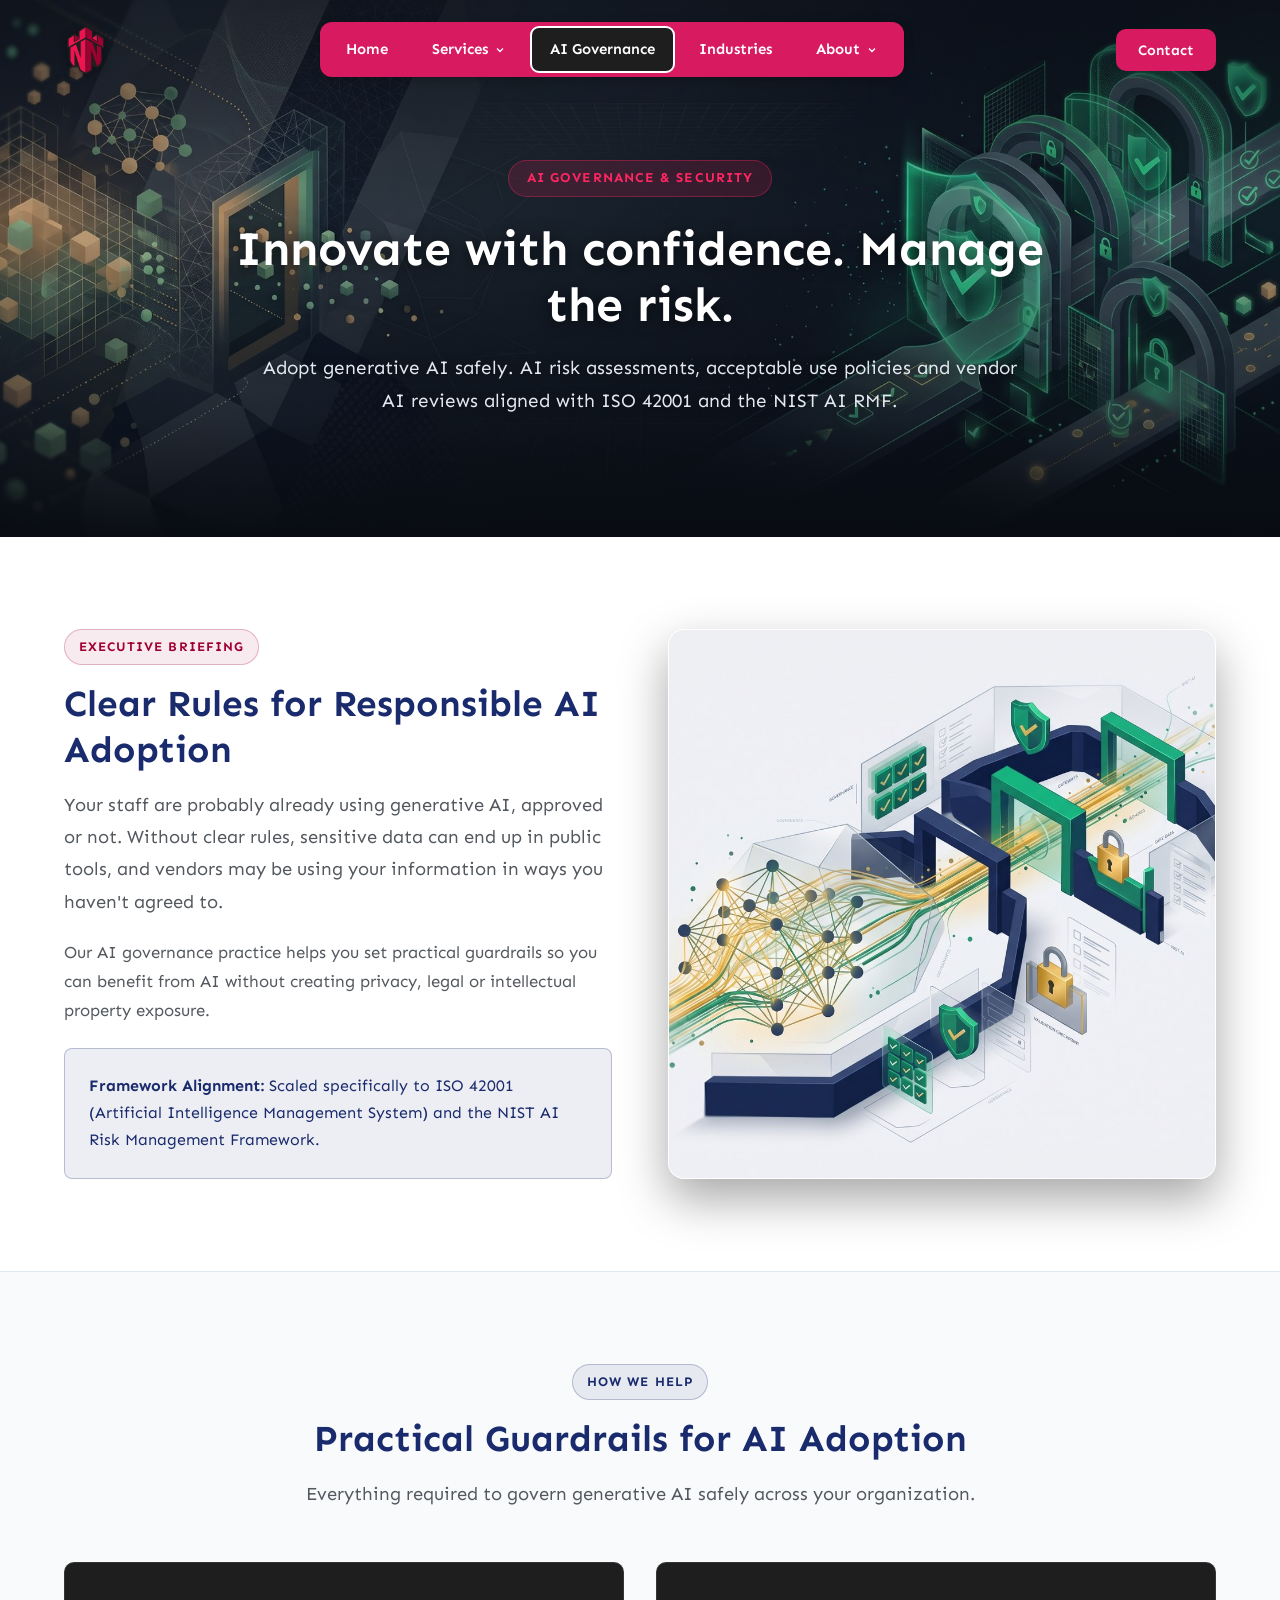
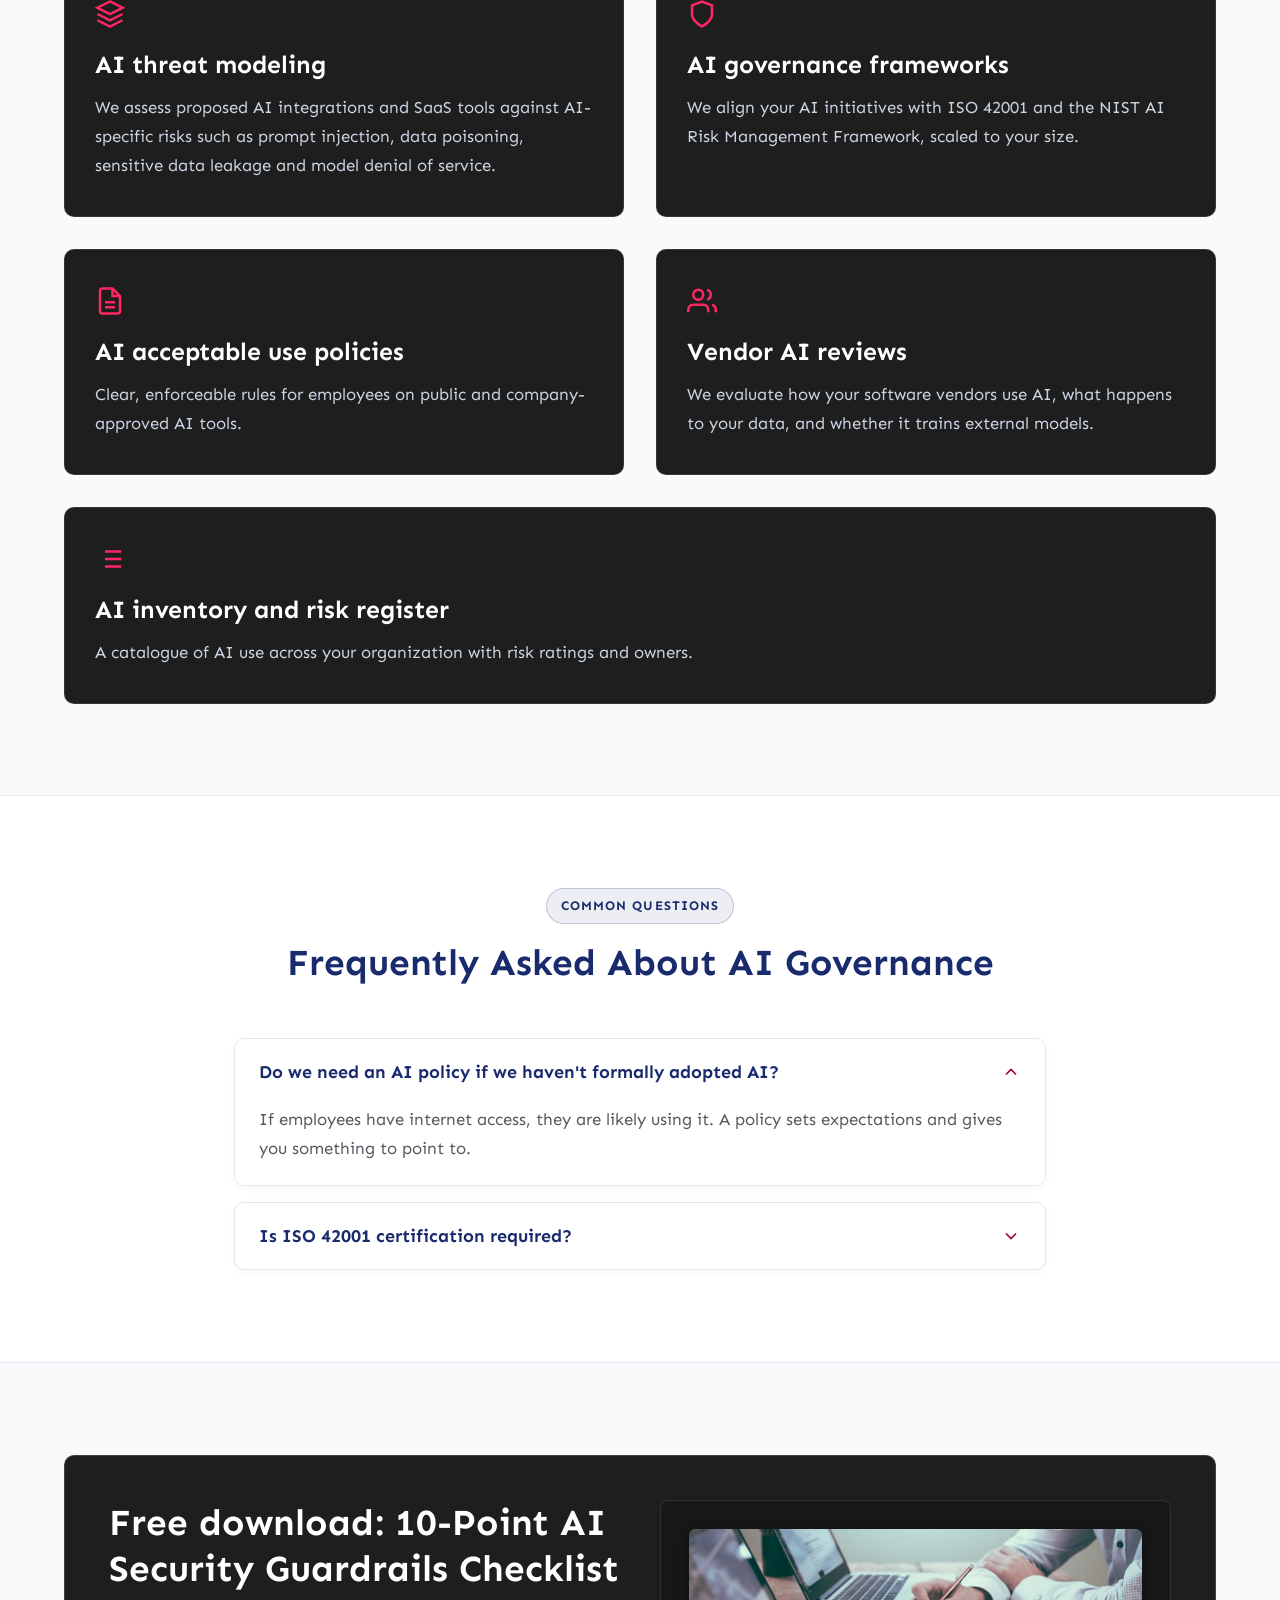
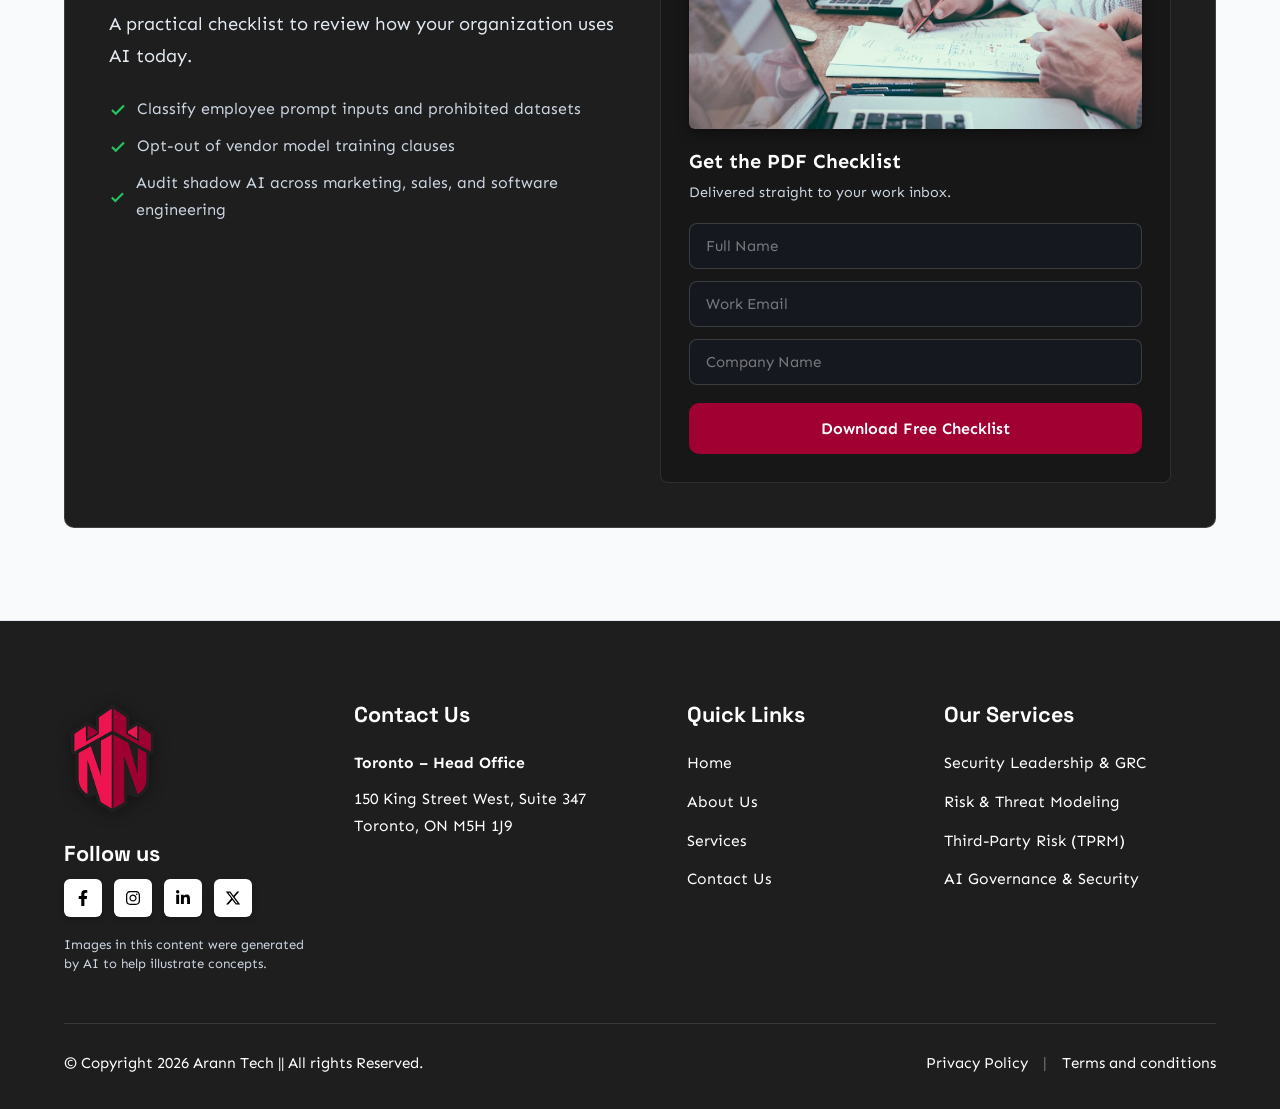
<file: ai-governance.html>
<!DOCTYPE html>
<html lang="en">
<head>
  <meta charset="UTF-8">
  <meta name="viewport" content="width=device-width, initial-scale=1.0">
  <title>AI Governance & Security Advisory | ISO 42001, NIST AI RMF | Arann Tech</title>
  <meta name="description" content="Adopt generative AI safely. AI risk assessments, acceptable use policies and vendor AI reviews aligned with ISO 42001 and the NIST AI RMF.">
  <link rel="stylesheet" href="styles.css">
  <link rel="icon" type="image/png" href="logo-head.png">
</head>
<body>

  <!-- Hero + Header Wrapper -->
  <div class="hero-header-wrapper hero-ai">
    <!-- Header Navigation (Original aranntech.com Authentic Styling) -->
    <!-- Header Navigation (Original aranntech.com Authentic Styling) -->
    <header class="site-header">
      <div class="container header-container">
        <a href="index.html" class="brand-logo" aria-label="Arann Tech Home">
          <img src="logo-head.png" alt="Arann Tech Logo">
        </a>

        <!-- Navigation Menu with Original Authentic Style -->
        <nav class="nav-menu" id="navMenu">
          <a href="index.html" class="nav-link">Home</a>
          <div class="nav-item-dropdown">
            <a href="services.html" class="nav-link">
              Services
              <svg class="nav-chevron" width="12" height="12" viewBox="0 0 24 24" fill="none" stroke="currentColor" stroke-width="2.5"><polyline points="6 9 12 15 18 9"></polyline></svg>
            </a>
            <div class="dropdown-menu">
              <a href="services.html#retainers" class="dropdown-link">Security Leadership Retainers</a>
              <a href="services.html#threat-modeling" class="dropdown-link">Risk &amp; Threat Modeling</a>
              <a href="services.html#vendor-risk" class="dropdown-link">Third-Party Risk Management</a>
              <a href="services.html#compliance" class="dropdown-link">Compliance Readiness</a>
            </div>
          </div>
          <a href="ai-governance.html" class="nav-link active">AI Governance</a>
          <a href="industries.html" class="nav-link">Industries</a>
          <div class="nav-item-dropdown">
            <a href="about.html" class="nav-link">
              About
              <svg class="nav-chevron" width="12" height="12" viewBox="0 0 24 24" fill="none" stroke="currentColor" stroke-width="2.5"><polyline points="6 9 12 15 18 9"></polyline></svg>
            </a>
            <div class="dropdown-menu">
              <a href="about.html" class="dropdown-link">About Arann Tech</a>
              <a href="faq.html" class="dropdown-link">FAQ &amp; Resources</a>
            </div>
          </div>
          <a href="contact.html" class="nav-link nav-link-mobile-contact">Contact Us</a>
        </nav>

        <div class="header-actions">
          <a href="contact.html" class="btn btn-accent btn-sm header-cta-btn">Contact</a>
          <button class="mobile-toggle" id="mobileToggle" aria-label="Toggle navigation" aria-expanded="false">
            <span class="hamburger-bar bar-1"></span>
            <span class="hamburger-bar bar-2"></span>
            <span class="hamburger-bar bar-3"></span>
          </button>
        </div>
      </div>
    </header>

  <!-- Page Banner -->
  <section class="subpage-banner">
    <div class="container">
      <div class="hero-tag">AI Governance &amp; Security</div>
      <h1>Innovate with confidence. Manage the risk.</h1>
      <p class="hero-lead">
        Adopt generative AI safely. AI risk assessments, acceptable use policies and vendor AI reviews aligned with ISO 42001 and the NIST AI RMF.
      </p>
    </div>
  </section>
  </div>

  <!-- Narrative Split with NEW IMAGE -->
  <section class="section">
    <div class="container">
      <div class="visual-split">
        <div>
          <div class="section-tag accent">Executive Briefing</div>
          <h2>Clear Rules for Responsible AI Adoption</h2>
          <p class="lead-text" style="margin-bottom: 20px;">
            Your staff are probably already using generative AI, approved or not. Without clear rules, sensitive data can end up in public tools, and vendors may be using your information in ways you haven't agreed to.
          </p>
          <p style="margin-bottom: 24px;">
            Our AI governance practice helps you set practical guardrails so you can benefit from AI without creating privacy, legal or intellectual property exposure.
          </p>

          <div class="highlight-box-navy">
            <strong>Framework Alignment:</strong> Scaled specifically to ISO 42001 (Artificial Intelligence Management System) and the NIST AI Risk Management Framework.
          </div>
        </div>

        <div class="visual-img-box">
          <img src="ai-goverance-img.jpg" alt="AI Neural Network & Governance Guardrails" loading="lazy">
        </div>
      </div>
    </div>
  </section>

  <!-- How We Help (5 Pillars from PDF) -->
  <section class="section section-alt">
    <div class="container">
      <div class="section-header">
        <div class="section-tag navy">How We Help</div>
        <h2>Practical Guardrails for AI Adoption</h2>
        <p class="lead-text">Everything required to govern generative AI safely across your organization.</p>
      </div>

      <div class="practice-grid">
        <div class="card-dark">
          <div style="color: var(--color-accent-pink); margin-bottom: 12px;">
            <svg width="30" height="30" viewBox="0 0 24 24" fill="none" stroke="currentColor" stroke-width="2"><polygon points="12 2 2 7 12 12 22 7 12 2"></polygon><polyline points="2 17 12 22 22 17"></polyline><polyline points="2 12 12 17 22 12"></polyline></svg>
          </div>
          <h3>AI threat modeling</h3>
          <p>We assess proposed AI integrations and SaaS tools against AI-specific risks such as prompt injection, data poisoning, sensitive data leakage and model denial of service.</p>
        </div>

        <div class="card-dark">
          <div style="color: var(--color-accent-pink); margin-bottom: 12px;">
            <svg width="30" height="30" viewBox="0 0 24 24" fill="none" stroke="currentColor" stroke-width="2"><path d="M12 22s8-4 8-10V5l-8-3-8 3v7c0 6 8 10 8 10z"></path></svg>
          </div>
          <h3>AI governance frameworks</h3>
          <p>We align your AI initiatives with ISO 42001 and the NIST AI Risk Management Framework, scaled to your size.</p>
        </div>

        <div class="card-dark">
          <div style="color: var(--color-accent-pink); margin-bottom: 12px;">
            <svg width="30" height="30" viewBox="0 0 24 24" fill="none" stroke="currentColor" stroke-width="2"><path d="M14 2H6a2 2 0 0 0-2 2v16a2 2 0 0 0 2 2h12a2 2 0 0 0 2-2V8z"></path><polyline points="14 2 14 8 20 8"></polyline><line x1="16" y1="13" x2="8" y2="13"></line><line x1="16" y1="17" x2="8" y2="17"></line></svg>
          </div>
          <h3>AI acceptable use policies</h3>
          <p>Clear, enforceable rules for employees on public and company-approved AI tools.</p>
        </div>

        <div class="card-dark">
          <div style="color: var(--color-accent-pink); margin-bottom: 12px;">
            <svg width="30" height="30" viewBox="0 0 24 24" fill="none" stroke="currentColor" stroke-width="2"><path d="M17 21v-2a4 4 0 0 0-4-4H5a4 4 0 0 0-4 4v2"></path><circle cx="9" cy="7" r="4"></circle><path d="M23 21v-2a4 4 0 0 0-3-3.87"></path><path d="M16 3.13a4 4 0 0 1 0 7.75"></path></svg>
          </div>
          <h3>Vendor AI reviews</h3>
          <p>We evaluate how your software vendors use AI, what happens to your data, and whether it trains external models.</p>
        </div>

        <div class="card-dark" style="grid-column: 1 / -1;">
          <div style="color: var(--color-accent-pink); margin-bottom: 12px;">
            <svg width="30" height="30" viewBox="0 0 24 24" fill="none" stroke="currentColor" stroke-width="2"><line x1="8" y1="6" x2="21" y2="6"></line><line x1="8" y1="12" x2="21" y2="12"></line><line x1="8" y1="18" x2="21" y2="18"></line><line x1="3" y1="6" x2="3.01" y2="6"></line><line x1="3" y1="12" x2="3.01" y2="12"></line><line x1="3" y1="18" x2="3.01" y2="18"></line></svg>
          </div>
          <h3>AI inventory and risk register</h3>
          <p>A catalogue of AI use across your organization with risk ratings and owners.</p>
        </div>
      </div>

  
    </div>
  </section>

  <!-- Common Questions (from PDF) -->
  <section class="section">
    <div class="container" style="max-width: 860px;">
      <div class="section-header">
        <div class="section-tag">Common Questions</div>
        <h2>Frequently Asked About AI Governance</h2>
      </div>

      <div class="faq-list">
        <div class="faq-card active">
          <button class="faq-btn">
            <span>Do we need an AI policy if we haven't formally adopted AI?</span>
            <svg class="faq-arrow" width="20" height="20" viewBox="0 0 24 24" fill="none" stroke="currentColor" stroke-width="2"><polyline points="6 9 12 15 18 9"></polyline></svg>
          </button>
          <div class="faq-body">
            <p>
              If employees have internet access, they are likely using it. A policy sets expectations and gives you something to point to.
            </p>
          </div>
        </div>

        <div class="faq-card">
          <button class="faq-btn">
            <span>Is ISO 42001 certification required?</span>
            <svg class="faq-arrow" width="20" height="20" viewBox="0 0 24 24" fill="none" stroke="currentColor" stroke-width="2"><polyline points="6 9 12 15 18 9"></polyline></svg>
          </button>
          <div class="faq-body">
            <p>
              Not for most organizations. Many use it as a framework for good practice, and some clients may begin to ask for it. We'll tell you what's proportionate for you.
            </p>
          </div>
        </div>
      </div>
    </div>
  </section>

  <!-- AI Security Guardrails Checklist Download -->
  <section class="section section-alt">
    <div class="container">
      <div class="card-dark accent-left" style="padding: 44px; border: 1px solid rgba(255, 255, 255, 0.15);">
        <div class="grid-2col">
          <div>
            <h2>Free download: 10-Point AI Security Guardrails Checklist</h2>
            <p class="lead-text" style="margin-bottom: 24px;">
              A practical checklist to review how your organization uses AI today.
            </p>

            <ul style="display: flex; flex-direction: column; gap: 10px; color: #cbd5e1;">
              <li style="display: flex; gap: 10px; align-items: center;">
                <svg width="18" height="18" viewBox="0 0 24 24" fill="none" stroke="#22c55e" stroke-width="3"><polyline points="20 6 9 17 4 12"></polyline></svg>
                <span>Classify employee prompt inputs and prohibited datasets</span>
              </li>
              <li style="display: flex; gap: 10px; align-items: center;">
                <svg width="18" height="18" viewBox="0 0 24 24" fill="none" stroke="#22c55e" stroke-width="3"><polyline points="20 6 9 17 4 12"></polyline></svg>
                <span>Opt-out of vendor model training clauses</span>
              </li>
              <li style="display: flex; gap: 10px; align-items: center;">
                <svg width="18" height="18" viewBox="0 0 24 24" fill="none" stroke="#22c55e" stroke-width="3"><polyline points="20 6 9 17 4 12"></polyline></svg>
                <span>Audit shadow AI across marketing, sales, and software engineering</span>
              </li>
            </ul>
          </div>

          <div style="background-color: #171717; padding: 28px; border-radius: 8px; border: 1px solid rgba(255, 255, 255, 0.1);">
            <div style="border-radius: 6px; overflow: hidden; margin-bottom: 20px; width: 100%; max-width: 100%; box-shadow: 0 4px 12px rgba(0,0,0,0.4);"><img src="practice-vendor-risk.jpg" alt="10-Point AI Security Guardrails Checklist Guide" style="width: 100%; max-width: 100%; height: 200px; object-fit: cover; display: block;"></div>
            <h3 style="font-size: 1.25rem; margin-bottom: 6px; color: #FFFFFF;">Get the PDF Checklist</h3>
            <p style="font-size: 0.9rem; margin-bottom: 18px;">Delivered straight to your work inbox.</p>
            <form id="leadMagnetForm">
              <div class="form-group" style="margin-bottom: 12px;">
                <input type="text" class="form-input" placeholder="Full Name" required>
              </div>
              <div class="form-group" style="margin-bottom: 12px;">
                <input type="email" class="form-input" placeholder="Work Email" required>
              </div>
              <div class="form-group" style="margin-bottom: 18px;">
                <input type="text" class="form-input" placeholder="Company Name" required>
              </div>
              <button type="submit" class="btn btn-accent" style="width: 100%;">
                <span>Download Free Checklist</span>
              </button>
            </form>
          </div>
        </div>
      </div>
    </div>
  </section>

      <!-- Global Footer (Authentic aranntech.com: #1E1E1E Dark Charcoal) -->
  <footer class="site-footer">
    <div class="container">
      <div class="footer-main-row">
        
        <!-- Col 1: Logo & Follow us with social icons -->
        <div class="footer-col-brand">
          <a href="index.html" class="footer-brand-logo">
            <img src="logo-head.png" alt="Arann Tech - Home">
          </a>
          <div class="footer-follow-wrapper">
            <h4 class="footer-follow-heading">Follow us</h4>
            <div class="footer-social-icons">
              <a class="footer-social-btn" href="https://www.facebook.com/aranntech" target="_blank" rel="noopener noreferrer" aria-label="Facebook">
                <svg width="16" height="16" viewBox="0 0 320 512" fill="currentColor"><path d="M279.14 288l14.22-92.66h-88.91v-60.13c0-25.35 12.42-50.06 52.24-50.06h40.42V6.26S260.43 0 225.36 0c-73.22 0-121.08 44.38-121.08 124.72v70.62H22.89V288h81.39v224h100.17V288z"/></svg>
              </a>
              <a class="footer-social-btn btn-instagram" href="https://www.instagram.com/aranntech/" target="_blank" rel="noopener noreferrer" aria-label="Instagram">
                <svg width="16" height="16" viewBox="0 0 448 512" fill="currentColor"><path d="M224.1 141c-63.6 0-114.9 51.3-114.9 114.9s51.3 114.9 114.9 114.9S339 319.5 339 255.9 287.7 141 224.1 141zm0 189.6c-41.1 0-74.7-33.5-74.7-74.7s33.5-74.7 74.7-74.7 74.7 33.5 74.7 74.7-33.6 74.7-74.7 74.7zm146.4-194.3c0 14.9-12 26.8-26.8 26.8-14.9 0-26.8-12-26.8-26.8s12-26.8 26.8-26.8 26.8 12 26.8 26.8zm76.1 27.2c-1.7-35.9-9.9-67.7-36.2-93.9-26.2-26.2-58-34.4-93.9-36.2-37-2.1-147.9-2.1-184.9 0-35.8 1.7-67.6 9.9-93.9 36.1s-34.4 58-36.2 93.9c-2.1 37-2.1 147.9 0 184.9 1.7 35.9 9.9 67.7 36.2 93.9s58 34.4 93.9 36.2c37 2.1 147.9 2.1 184.9 0 35.9-1.7 67.7-9.9 93.9-36.2 26.2-26.2 34.4-58 36.2-93.9 2.1-37 2.1-147.8 0-184.8zM398.8 388c-7.8 19.6-22.9 34.7-42.6 42.6-29.5 11.7-99.5 9-132.1 9s-102.7 2.6-132.1-9c-19.6-7.8-34.7-22.9-42.6-42.6-11.7-29.5-9-99.5-9-132.1s-2.6-102.7 9-132.1c7.8-19.6 22.9-34.7 42.6-42.6 29.5-11.7 99.5-9 132.1-9s102.7-2.6 132.1 9c19.6 7.8 34.7 22.9 42.6 42.6 11.7 29.5 9 99.5 9 132.1s2.7 102.7-9 132.1z"/></svg>
              </a>
              <a class="footer-social-btn" href="http://linkedin.com/company/aranntech" target="_blank" rel="noopener noreferrer" aria-label="LinkedIn">
                <svg width="16" height="16" viewBox="0 0 448 512" fill="currentColor"><path d="M100.28 448H7.4V148.9h92.88zM53.79 108.1C24.09 108.1 0 83.5 0 53.8a53.79 53.79 0 0 1 107.58 0c0 29.7-24.1 54.3-53.79 54.3zM447.9 448h-92.68V302.4c0-34.7-.7-79.2-48.29-79.2-48.29 0-55.69 37.7-55.69 76.7V448h-92.78V148.9h89.08v40.8h1.3c12.4-23.5 42.69-48.3 87.88-48.3 94 0 111.28 61.9 111.28 142.3V448z"/></svg>
              </a>
              <a class="footer-social-btn" href="https://x.com/aranntech" target="_blank" rel="noopener noreferrer" aria-label="X (Twitter)">
                <svg width="16" height="16" viewBox="0 0 512 512" fill="currentColor"><path d="M389.2 48h70.6L305.6 224.2 487 464H345L233.7 318.6 106.5 464H35.8L200.7 275.5 26.8 48H172.4L272.9 180.9 389.2 48zM364.4 421.8h39.1L151.1 88h-42L364.4 421.8z"/></svg>
              </a>
            </div>
            <p class="footer-ai-disclaimer">Images in this content were generated by AI to help illustrate concepts.</p>
          </div>
        </div>

        <!-- Col 2: Contact Us (Office) -->
        <div class="footer-col-contact">
          <h4 class="footer-col-title">Contact Us</h4>
          <div class="footer-col-content">
            <p><strong>Toronto – Head Office</strong></p>
            <p>150 King Street West, Suite 347<br>Toronto, ON M5H 1J9</p>
            <!-- <p class="footer-office-phone" style="margin-top: 14px;">
              <strong>Phone</strong><br>
              <a href="tel:18772726601">1-877-272-6601</a>
            </p> -->
          </div>
        </div>

        <!-- Col 3: Quick Links -->
        <div class="footer-col-links">
          <h4 class="footer-col-title">Quick Links</h4>
          <ul class="footer-link-list">
            <li><a href="index.html">Home</a></li>
            <li><a href="about.html">About Us</a></li>
            <li><a href="services.html">Services</a></li>
            <li><a href="contact.html">Contact Us</a></li>
          </ul>
        </div>

        <!-- Col 4: Our Services -->
        <div class="footer-col-services">
          <h4 class="footer-col-title">Our Services</h4>
          <ul class="footer-link-list">
            <li><a href="services.html#retainers">Security Leadership &amp; GRC</a></li>
            <li><a href="services.html#threat-modeling">Risk &amp; Threat Modeling</a></li>
            <li><a href="services.html#vendor-risk">Third-Party Risk (TPRM)</a></li>
            <li><a href="ai-governance.html">AI Governance &amp; Security</a></li>
          </ul>
        </div>

      </div>

      <!-- Divider Line -->
      <hr class="footer-divider-line">

      <!-- Bottom Copyright & Legal Links -->
      <div class="footer-bottom-row">
        <div class="footer-copyright-text">
          <p>&copy; Copyright 2026 Arann Tech || All rights Reserved.</p>
        </div>
        <div class="footer-legal-links">
          <a href="contact.html">Privacy Policy</a>
          <span class="footer-legal-sep">|</span>
          <a href="contact.html">Terms and conditions</a>
        </div>
      </div>
    </div>
  </footer>

  <script src="script.js"></script>
</body>
</html>
</file>
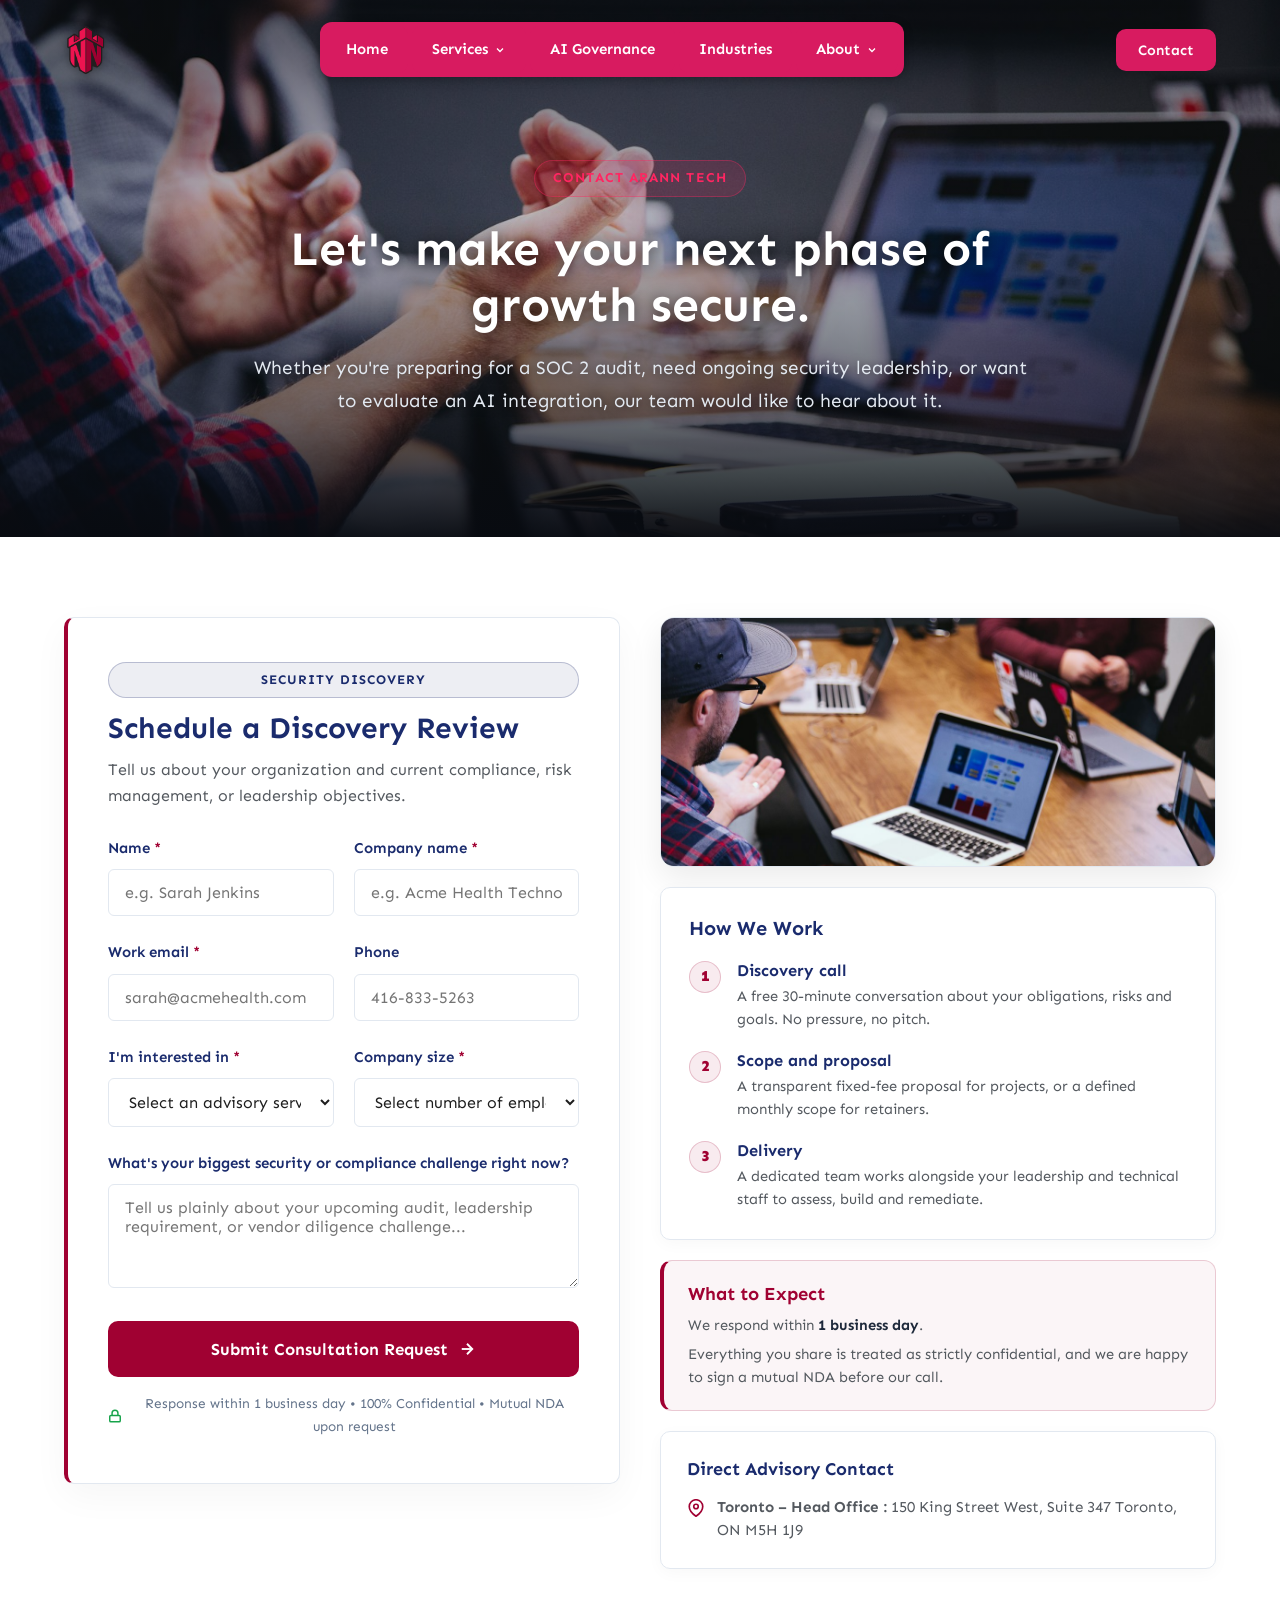
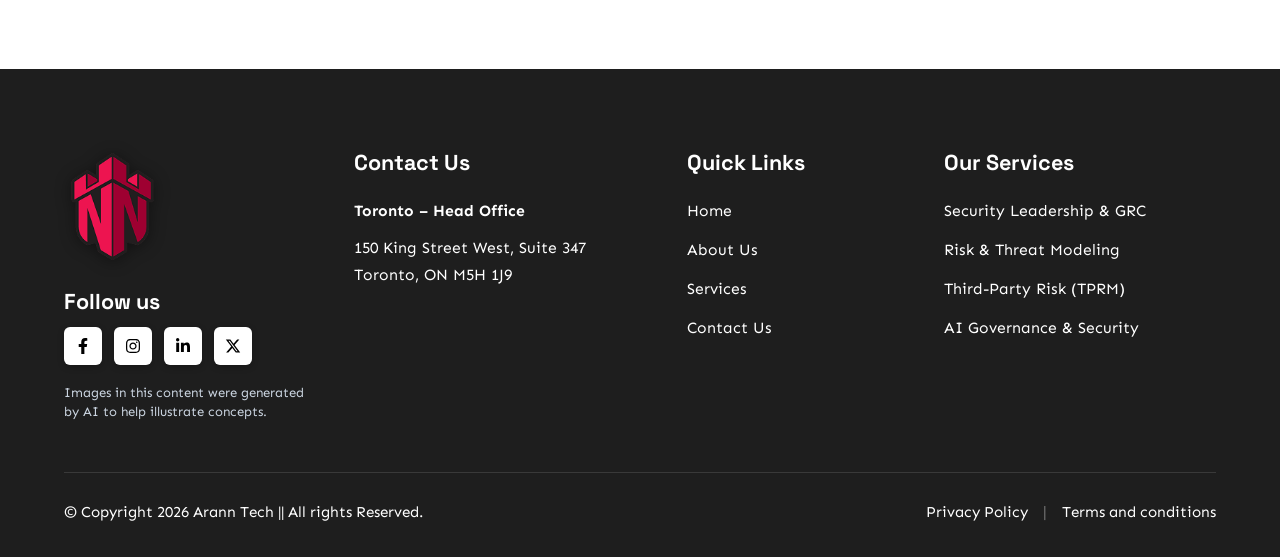
<file: contact.html>
<!DOCTYPE html>
<html lang="en">
<head>
  <meta charset="UTF-8">
  <meta name="viewport" content="width=device-width, initial-scale=1.0">
  <title>Contact Arann Tech | Book a Free Security Consultation</title>
  <meta name="description" content="Book a free 30-minute security consultation with Arann Tech. We review your obligations, audit requirements, and top risks in plain English.">
  <link rel="stylesheet" href="styles.css">
  <link rel="icon" type="image/png" href="logo-head.png">
</head>
<body>

  <!-- Hero + Header Wrapper -->
  <div class="hero-header-wrapper hero-contact">
    <!-- Header Navigation (Original aranntech.com Authentic Styling) -->
    <!-- Header Navigation (Original aranntech.com Authentic Styling) -->
    <header class="site-header">
      <div class="container header-container">
        <a href="index.html" class="brand-logo" aria-label="Arann Tech Home">
          <img src="logo-head.png" alt="Arann Tech Logo">
        </a>

        <!-- Navigation Menu with Original Authentic Style -->
        <nav class="nav-menu" id="navMenu">
          <a href="index.html" class="nav-link">Home</a>
          <div class="nav-item-dropdown">
            <a href="services.html" class="nav-link">
              Services
              <svg class="nav-chevron" width="12" height="12" viewBox="0 0 24 24" fill="none" stroke="currentColor" stroke-width="2.5"><polyline points="6 9 12 15 18 9"></polyline></svg>
            </a>
            <div class="dropdown-menu">
              <a href="services.html#retainers" class="dropdown-link">Security Leadership Retainers</a>
              <a href="services.html#threat-modeling" class="dropdown-link">Risk &amp; Threat Modeling</a>
              <a href="services.html#vendor-risk" class="dropdown-link">Third-Party Risk Management</a>
              <a href="services.html#compliance" class="dropdown-link">Compliance Readiness</a>
            </div>
          </div>
          <a href="ai-governance.html" class="nav-link">AI Governance</a>
          <a href="industries.html" class="nav-link">Industries</a>
          <div class="nav-item-dropdown">
            <a href="about.html" class="nav-link">
              About
              <svg class="nav-chevron" width="12" height="12" viewBox="0 0 24 24" fill="none" stroke="currentColor" stroke-width="2.5"><polyline points="6 9 12 15 18 9"></polyline></svg>
            </a>
            <div class="dropdown-menu">
              <a href="about.html" class="dropdown-link">About Arann Tech</a>
              <a href="faq.html" class="dropdown-link">FAQ &amp; Resources</a>
            </div>
          </div>
          <a href="contact.html" class="nav-link nav-link-mobile-contact">Contact Us</a>
        </nav>

        <div class="header-actions">
          <a href="contact.html" class="btn btn-accent btn-sm header-cta-btn">Contact</a>
          <button class="mobile-toggle" id="mobileToggle" aria-label="Toggle navigation" aria-expanded="false">
            <span class="hamburger-bar bar-1"></span>
            <span class="hamburger-bar bar-2"></span>
            <span class="hamburger-bar bar-3"></span>
          </button>
        </div>
      </div>
    </header>

  <!-- Page Banner -->
  <section class="subpage-banner">
    <div class="container">
      <div class="hero-tag">Contact Arann Tech</div>
      <h1>Let's make your next phase of growth secure.</h1>
      <p class="hero-lead">
        Whether you're preparing for a SOC 2 audit, need ongoing security leadership, or want to evaluate an AI integration, our team would like to hear about it.
      </p>
    </div>
  </section>
  </div>

  <!-- Main Contact Section -->
  <section class="section contact-section">
    <div class="container">
      <div class="grid-2col" style="align-items: start; gap: 40px;">
        
        <!-- Form Side -->
        <div class="card-light accent-left contact-form-card">
          <div class="section-tag navy" style="margin-bottom: 12px;">Security Discovery</div>
          <h2 style="font-size: 1.85rem; color: #1A2B6D; margin-bottom: 10px;">Schedule a Discovery Review</h2>
          <p style="margin-bottom: 28px; color: #54595F; font-size: 1rem; line-height: 1.6;">
            Tell us about your organization and current compliance, risk management, or leadership objectives.
          </p>

          <form id="consultationForm">
            <div class="form-grid" style="gap: 20px;">
              <div class="form-group">
                <label class="form-label" for="userName">Name <span style="color: #A00132;">*</span></label>
                <input type="text" id="userName" class="form-input" placeholder="e.g. Sarah Jenkins" required>
              </div>

              <div class="form-group">
                <label class="form-label" for="userCompany">Company name <span style="color: #A00132;">*</span></label>
                <input type="text" id="userCompany" class="form-input" placeholder="e.g. Acme Health Technologies" required>
              </div>

              <div class="form-group">
                <label class="form-label" for="userEmail">Work email <span style="color: #A00132;">*</span></label>
                <input type="email" id="userEmail" class="form-input" placeholder="sarah@acmehealth.com" required>
              </div>

              <div class="form-group">
                <label class="form-label" for="userPhone">Phone</label>
                <input type="tel" id="userPhone" class="form-input" placeholder="416-833-5263">
              </div>

              <div class="form-group">
                <label class="form-label" for="userService">I'm interested in <span style="color: #A00132;">*</span></label>
                <select id="userService" class="form-input" required>
                  <option value="" disabled selected>Select an advisory service</option>
                  <option value="Security leadership retainer">Security leadership retainer</option>
                  <option value="Risk assessment & threat modeling">Risk assessment &amp; threat modeling</option>
                  <option value="Compliance readiness">Compliance readiness (SOC 2, ISO 27001, HIPAA)</option>
                  <option value="AI governance">AI governance &amp; risk guardrails</option>
                  <option value="Vendor risk management">Vendor risk management (TPRM)</option>
                  <option value="Other">Other security advisory</option>
                </select>
              </div>

              <div class="form-group">
                <label class="form-label" for="userSize">Company size <span style="color: #A00132;">*</span></label>
                <select id="userSize" class="form-input" required>
                  <option value="" disabled selected>Select number of employees</option>
                  <option value="1 to 10">1 to 10 employees</option>
                  <option value="11 to 50">11 to 50 employees</option>
                  <option value="51 to 250">51 to 250 employees</option>
                  <option value="250+">250+ employees</option>
                </select>
              </div>

              <div class="form-group full">
                <label class="form-label" for="userMessage">What's your biggest security or compliance challenge right now?</label>
                <textarea id="userMessage" class="form-input" rows="4" placeholder="Tell us plainly about your upcoming audit, leadership requirement, or vendor diligence challenge..."></textarea>
              </div>
            </div>

            <button type="submit" class="btn btn-accent btn-lg" style="width: 100%; margin-top: 20px; padding: 16px 24px; font-weight: 700; font-size: 1.05rem;">
              <span>Submit Consultation Request</span>
              <svg width="18" height="18" viewBox="0 0 24 24" fill="none" stroke="currentColor" stroke-width="2.5"><line x1="5" y1="12" x2="19" y2="12"></line><polyline points="12 5 19 12 12 19"></polyline></svg>
            </button>
            <div style="display: flex; align-items: center; justify-content: center; gap: 8px; margin-top: 16px; color: #64748B; font-size: 0.85rem; text-align: center;">
              <svg width="14" height="14" viewBox="0 0 24 24" fill="none" stroke="#16a34a" stroke-width="2.5" style="flex-shrink: 0;"><rect x="3" y="11" width="18" height="11" rx="2" ry="2"/><path d="M7 11V7a5 5 0 0 1 10 0v4"/></svg>
              <span>Response within 1 business day &bull; 100% Confidential &bull; Mutual NDA upon request</span>
            </div>
          </form>
        </div>

        <!-- Sidebar / Process & Image -->
        <div class="contact-card-sidebar">
          
          <!-- Fresh Executive Consultation Image -->
          <div class="contact-img-box">
            <img src="contact-consultation.jpg" alt="Arann Tech Executive Cybersecurity Advisory Consultation">
          </div>

          <!-- How We Work (from PDF) -->
          <div class="card-light" style="padding: 28px; box-shadow: 0 4px 16px rgba(0, 0, 0, 0.03);">
            <h3 style="font-size: 1.25rem; margin-bottom: 20px; color: #1A2B6D;">How We Work</h3>
            
            <div style="display: flex; align-items: flex-start; gap: 16px; margin-bottom: 20px;">
              <div class="contact-step-badge">1</div>
              <div>
                <h4 style="margin: 0 0 4px 0; color: #1A2B6D; font-size: 1.02rem;">Discovery call</h4>
                <p style="font-size: 0.92rem; margin: 0; color: #54595F; line-height: 1.55;">A free 30-minute conversation about your obligations, risks and goals. No pressure, no pitch.</p>
              </div>
            </div>

            <div style="display: flex; align-items: flex-start; gap: 16px; margin-bottom: 20px;">
              <div class="contact-step-badge">2</div>
              <div>
                <h4 style="margin: 0 0 4px 0; color: #1A2B6D; font-size: 1.02rem;">Scope and proposal</h4>
                <p style="font-size: 0.92rem; margin: 0; color: #54595F; line-height: 1.55;">A transparent fixed-fee proposal for projects, or a defined monthly scope for retainers.</p>
              </div>
            </div>

            <div style="display: flex; align-items: flex-start; gap: 16px; margin-bottom: 0;">
              <div class="contact-step-badge">3</div>
              <div>
                <h4 style="margin: 0 0 4px 0; color: #1A2B6D; font-size: 1.02rem;">Delivery</h4>
                <p style="font-size: 0.92rem; margin: 0; color: #54595F; line-height: 1.55;">A dedicated team works alongside your leadership and technical staff to assess, build and remediate.</p>
              </div>
            </div>
          </div>

          <!-- What to Expect (from PDF) -->
          <div class="contact-expectation-card">
            <h4>What to Expect</h4>
            <p style="margin-bottom: 6px;">
              We respond within <strong>1 business day</strong>.
            </p>
            <p>
              Everything you share is treated as strictly confidential, and we are happy to sign a mutual NDA before our call.
            </p>
          </div>

          <!-- Direct Contact (from PDF) -->
          <div class="card-light" style="padding: 26px; box-shadow: 0 4px 16px rgba(0, 0, 0, 0.03);">
            <h4 style="color: #1A2B6D; margin-bottom: 16px; font-size: 1.12rem;">Direct Advisory Contact</h4>
            <div style="display: flex; flex-direction: column; gap: 14px; font-size: 0.95rem;">
              <!-- <div style="display: flex; align-items: center; gap: 12px;">
                <svg width="18" height="18" viewBox="0 0 24 24" fill="none" stroke="#A00132" stroke-width="2.2" style="flex-shrink: 0;"><path d="M4 4h16c1.1 0 2 .9 2 2v12c0 1.1-.9 2-2 2H4c-1.1 0-2-.9-2-2V6c0-1.1.9-2 2-2z"/><polyline points="22,6 12,13 2,6"/></svg>
                <span style="color: #54595F;">Email: <a href="mailto:hello@aranntech.com" style="color: #A00132; font-weight: 600; text-decoration: underline; text-underline-offset: 3px;">hello@aranntech.com</a></span>
              </div>
              <div style="display: flex; align-items: center; gap: 12px;">
                <svg width="18" height="18" viewBox="0 0 24 24" fill="none" stroke="#A00132" stroke-width="2.2" style="flex-shrink: 0;"><path d="M22 16.92v3a2 2 0 0 1-2.18 2 19.79 19.79 0 0 1-8.63-3.07 19.5 19.5 0 0 1-6-6 19.79 19.79 0 0 1-3.07-8.67A2 2 0 0 1 4.11 2h3a2 2 0 0 1 2 1.72 12.84 12.84 0 0 0 .7 2.81 2 2 0 0 1-.45 2.11L8.09 9.91a16 16 0 0 0 6 6l1.27-1.27a2 2 0 0 1 2.11-.45 12.84 12.84 0 0 0 2.81.7A2 2 0 0 1 22 16.92z"/></svg>
                <span style="color: #54595F;">Phone: <a href="tel:416-833-5263" style="color: #1A2B6D; font-weight: 600;">416-833-5263</a></span>
              </div> -->
              <div style="display: flex; align-items: flex-start; gap: 12px;">
                <svg width="18" height="18" viewBox="0 0 24 24" fill="none" stroke="#A00132" stroke-width="2.2" style="flex-shrink: 0; margin-top: 3px;"><path d="M21 10c0 7-9 13-9 13s-9-6-9-13a9 9 0 0 1 18 0z"/><circle cx="12" cy="10" r="3"/></svg>
                <span style="color: #54595F; line-height: 1.5;"><strong>Toronto – Head Office :</strong> 150 King Street West, Suite 347
Toronto, ON M5H 1J9</span>
              </div>
            </div>
          </div>

        </div>

      </div>
    </div>
  </section>

  <!-- Interactive Feedback Modal -->
  <div class="form-feedback-modal" id="feedbackModal">
    <div class="form-feedback-box">
      <div class="feedback-icon">
        <svg width="32" height="32" viewBox="0 0 24 24" fill="none" stroke="currentColor" stroke-width="3"><polyline points="20 6 9 17 4 12"></polyline></svg>
      </div>
      <h3 style="font-size: 1.45rem; margin-bottom: 12px; color: #1A2B6D;">Consultation Request Received</h3>
      <p style="color: #54595F; font-size: 1rem; margin-bottom: 24px; line-height: 1.6;">
        Thank you for reaching out to Arann Tech. A senior practitioner will review your message and respond within <strong>1 business day</strong>.
      </p>
      <button class="btn btn-accent" id="closeModalBtn" style="min-width: 160px;">Got It</button>
    </div>
  </div>

      <!-- Global Footer (Authentic aranntech.com: #1E1E1E Dark Charcoal) -->
  <footer class="site-footer">
    <div class="container">
      <div class="footer-main-row">
        
        <!-- Col 1: Logo & Follow us with social icons -->
        <div class="footer-col-brand">
          <a href="index.html" class="footer-brand-logo">
            <img src="logo-head.png" alt="Arann Tech - Home">
          </a>
          <div class="footer-follow-wrapper">
            <h4 class="footer-follow-heading">Follow us</h4>
            <div class="footer-social-icons">
              <a class="footer-social-btn" href="https://www.facebook.com/aranntech" target="_blank" rel="noopener noreferrer" aria-label="Facebook">
                <svg width="16" height="16" viewBox="0 0 320 512" fill="currentColor"><path d="M279.14 288l14.22-92.66h-88.91v-60.13c0-25.35 12.42-50.06 52.24-50.06h40.42V6.26S260.43 0 225.36 0c-73.22 0-121.08 44.38-121.08 124.72v70.62H22.89V288h81.39v224h100.17V288z"/></svg>
              </a>
              <a class="footer-social-btn btn-instagram" href="https://www.instagram.com/aranntech/" target="_blank" rel="noopener noreferrer" aria-label="Instagram">
                <svg width="16" height="16" viewBox="0 0 448 512" fill="currentColor"><path d="M224.1 141c-63.6 0-114.9 51.3-114.9 114.9s51.3 114.9 114.9 114.9S339 319.5 339 255.9 287.7 141 224.1 141zm0 189.6c-41.1 0-74.7-33.5-74.7-74.7s33.5-74.7 74.7-74.7 74.7 33.5 74.7 74.7-33.6 74.7-74.7 74.7zm146.4-194.3c0 14.9-12 26.8-26.8 26.8-14.9 0-26.8-12-26.8-26.8s12-26.8 26.8-26.8 26.8 12 26.8 26.8zm76.1 27.2c-1.7-35.9-9.9-67.7-36.2-93.9-26.2-26.2-58-34.4-93.9-36.2-37-2.1-147.9-2.1-184.9 0-35.8 1.7-67.6 9.9-93.9 36.1s-34.4 58-36.2 93.9c-2.1 37-2.1 147.9 0 184.9 1.7 35.9 9.9 67.7 36.2 93.9s58 34.4 93.9 36.2c37 2.1 147.9 2.1 184.9 0 35.9-1.7 67.7-9.9 93.9-36.2 26.2-26.2 34.4-58 36.2-93.9 2.1-37 2.1-147.8 0-184.8zM398.8 388c-7.8 19.6-22.9 34.7-42.6 42.6-29.5 11.7-99.5 9-132.1 9s-102.7 2.6-132.1-9c-19.6-7.8-34.7-22.9-42.6-42.6-11.7-29.5-9-99.5-9-132.1s-2.6-102.7 9-132.1c7.8-19.6 22.9-34.7 42.6-42.6 29.5-11.7 99.5-9 132.1-9s102.7-2.6 132.1 9c19.6 7.8 34.7 22.9 42.6 42.6 11.7 29.5 9 99.5 9 132.1s2.7 102.7-9 132.1z"/></svg>
              </a>
              <a class="footer-social-btn" href="http://linkedin.com/company/aranntech" target="_blank" rel="noopener noreferrer" aria-label="LinkedIn">
                <svg width="16" height="16" viewBox="0 0 448 512" fill="currentColor"><path d="M100.28 448H7.4V148.9h92.88zM53.79 108.1C24.09 108.1 0 83.5 0 53.8a53.79 53.79 0 0 1 107.58 0c0 29.7-24.1 54.3-53.79 54.3zM447.9 448h-92.68V302.4c0-34.7-.7-79.2-48.29-79.2-48.29 0-55.69 37.7-55.69 76.7V448h-92.78V148.9h89.08v40.8h1.3c12.4-23.5 42.69-48.3 87.88-48.3 94 0 111.28 61.9 111.28 142.3V448z"/></svg>
              </a>
              <a class="footer-social-btn" href="https://x.com/aranntech" target="_blank" rel="noopener noreferrer" aria-label="X (Twitter)">
                <svg width="16" height="16" viewBox="0 0 512 512" fill="currentColor"><path d="M389.2 48h70.6L305.6 224.2 487 464H345L233.7 318.6 106.5 464H35.8L200.7 275.5 26.8 48H172.4L272.9 180.9 389.2 48zM364.4 421.8h39.1L151.1 88h-42L364.4 421.8z"/></svg>
              </a>
            </div>
            <p class="footer-ai-disclaimer">Images in this content were generated by AI to help illustrate concepts.</p>
          </div>
        </div>

        <!-- Col 2: Contact Us (Office) -->
        <div class="footer-col-contact">
          <h4 class="footer-col-title">Contact Us</h4>
          <div class="footer-col-content">
            <p><strong>Toronto – Head Office</strong></p>
            <p>150 King Street West, Suite 347<br>Toronto, ON M5H 1J9</p>
            <!-- <p class="footer-office-phone" style="margin-top: 14px;">
              <strong>Phone</strong><br>
              <a href="tel:18772726601">1-877-272-6601</a>
            </p> -->
          </div>
        </div>

        <!-- Col 3: Quick Links -->
        <div class="footer-col-links">
          <h4 class="footer-col-title">Quick Links</h4>
          <ul class="footer-link-list">
            <li><a href="index.html">Home</a></li>
            <li><a href="about.html">About Us</a></li>
            <li><a href="services.html">Services</a></li>
            <li><a href="contact.html">Contact Us</a></li>
          </ul>
        </div>

        <!-- Col 4: Our Services -->
        <div class="footer-col-services">
          <h4 class="footer-col-title">Our Services</h4>
          <ul class="footer-link-list">
            <li><a href="services.html#retainers">Security Leadership &amp; GRC</a></li>
            <li><a href="services.html#threat-modeling">Risk &amp; Threat Modeling</a></li>
            <li><a href="services.html#vendor-risk">Third-Party Risk (TPRM)</a></li>
            <li><a href="ai-governance.html">AI Governance &amp; Security</a></li>
          </ul>
        </div>

      </div>

      <!-- Divider Line -->
      <hr class="footer-divider-line">

      <!-- Bottom Copyright & Legal Links -->
      <div class="footer-bottom-row">
        <div class="footer-copyright-text">
          <p>&copy; Copyright 2026 Arann Tech || All rights Reserved.</p>
        </div>
        <div class="footer-legal-links">
          <a href="contact.html">Privacy Policy</a>
          <span class="footer-legal-sep">|</span>
          <a href="contact.html">Terms and conditions</a>
        </div>
      </div>
    </div>
  </footer>

  <script src="script.js"></script>
</body>
</html>
</file>
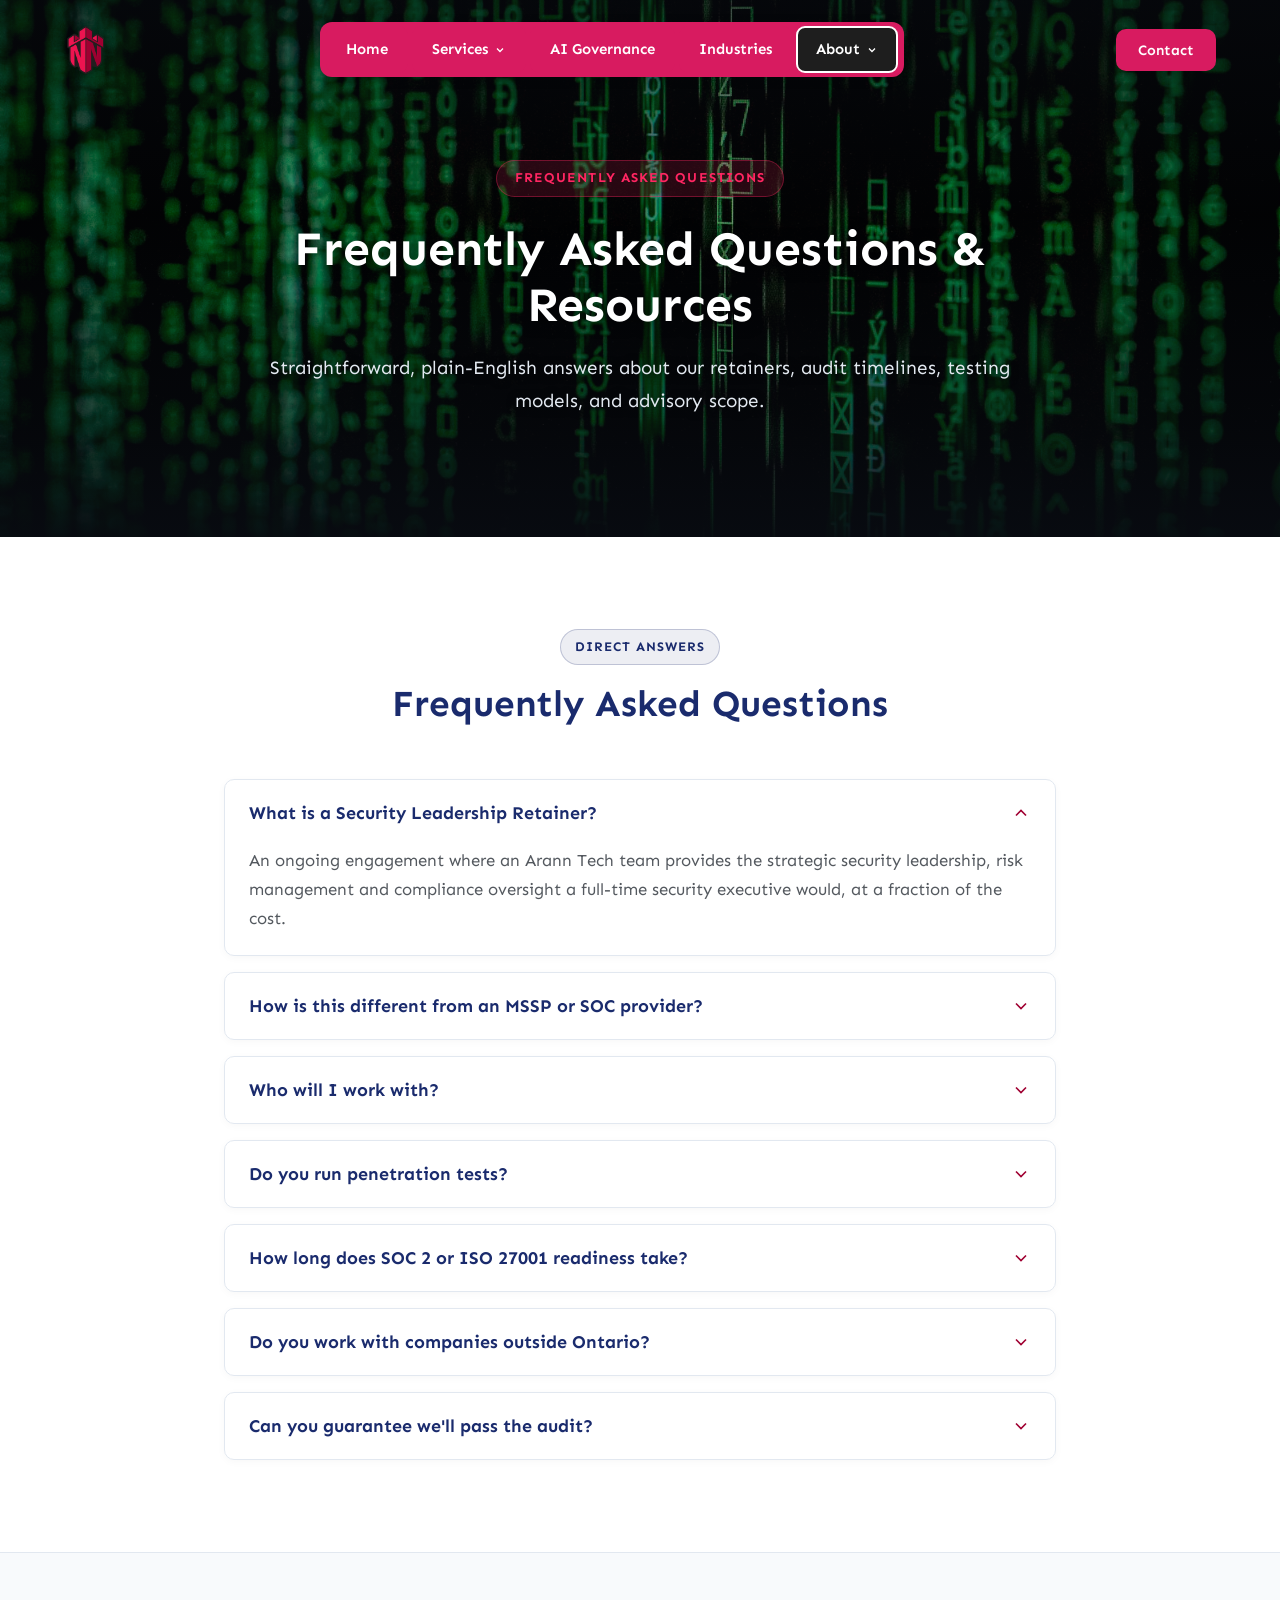
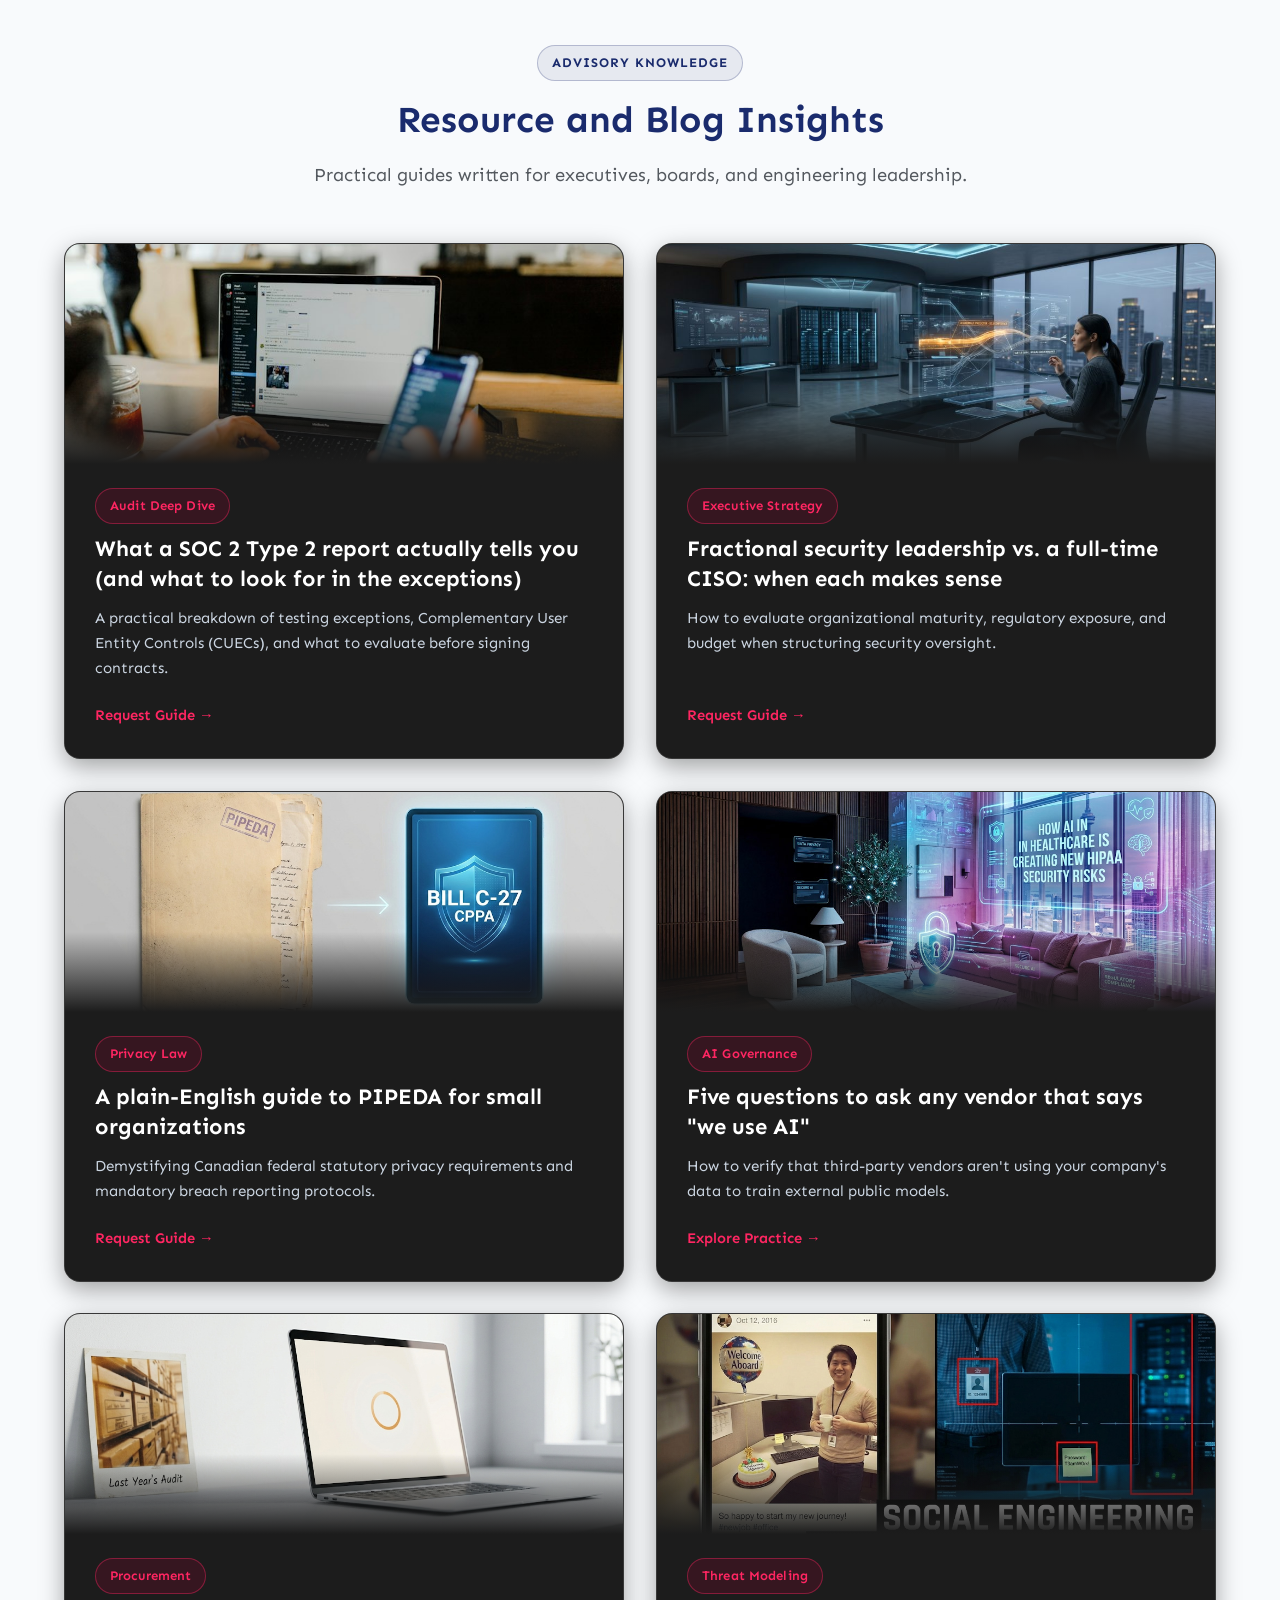
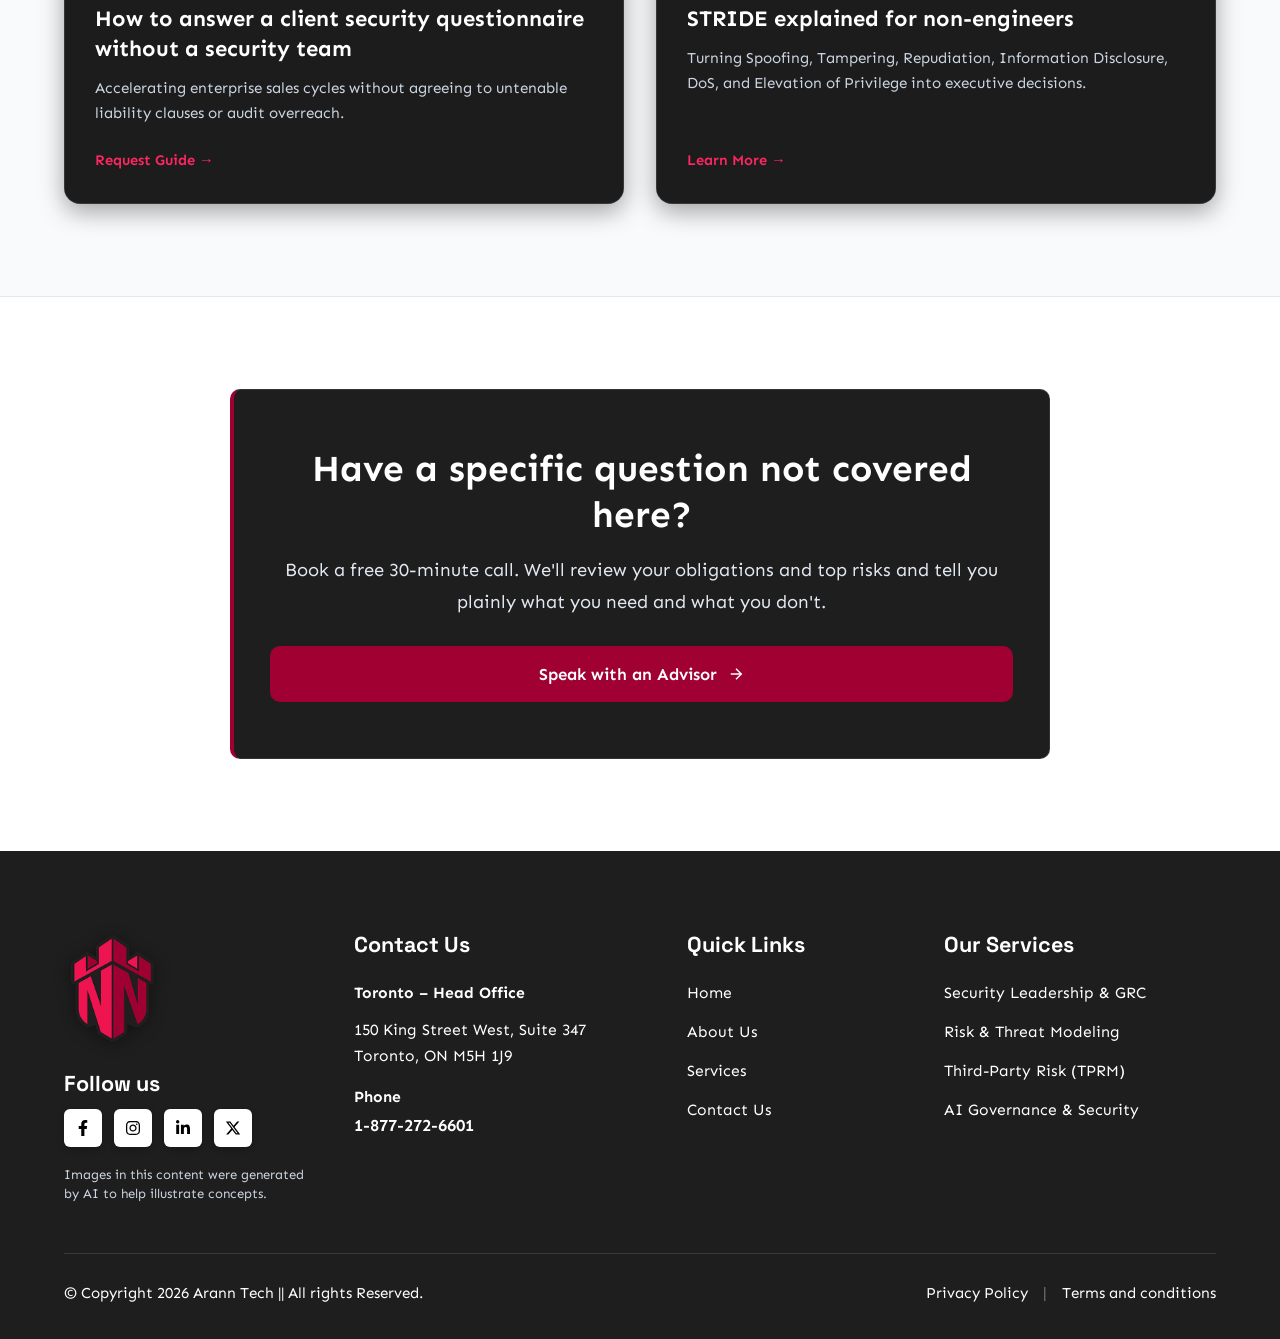
<file: faq.html>
<!DOCTYPE html>
<html lang="en">
<head>
  <meta charset="UTF-8">
  <meta name="viewport" content="width=device-width, initial-scale=1.0">
  <title>FAQ & Advisory Resources | Arann Tech</title>
  <meta name="description" content="Answers to common questions about Security Leadership Retainers, audit readiness, MSSP differences, and GRC advisory frameworks.">
  <link rel="stylesheet" href="styles.css">
  <link rel="icon" type="image/png" href="logo-head.png">
</head>
<body>

  <!-- Hero + Header Wrapper -->
  <div class="hero-header-wrapper hero-faq">
    <!-- Header Navigation (Original aranntech.com Authentic Styling) -->
    <!-- Header Navigation (Original aranntech.com Authentic Styling) -->
    <header class="site-header">
      <div class="container header-container">
        <a href="index.html" class="brand-logo" aria-label="Arann Tech Home">
          <img src="logo-head.png" alt="Arann Tech Logo">
        </a>

        <!-- Navigation Menu with Original Authentic Style -->
        <nav class="nav-menu" id="navMenu">
          <a href="index.html" class="nav-link">Home</a>
          <div class="nav-item-dropdown">
            <a href="services.html" class="nav-link">
              Services
              <svg class="nav-chevron" width="12" height="12" viewBox="0 0 24 24" fill="none" stroke="currentColor" stroke-width="2.5"><polyline points="6 9 12 15 18 9"></polyline></svg>
            </a>
            <div class="dropdown-menu">
              <a href="services.html#retainers" class="dropdown-link">Security Leadership Retainers</a>
              <a href="services.html#threat-modeling" class="dropdown-link">Risk &amp; Threat Modeling</a>
              <a href="services.html#vendor-risk" class="dropdown-link">Third-Party Risk Management</a>
              <a href="services.html#compliance" class="dropdown-link">Compliance Readiness</a>
            </div>
          </div>
          <a href="ai-governance.html" class="nav-link">AI Governance</a>
          <a href="industries.html" class="nav-link">Industries</a>
          <div class="nav-item-dropdown">
            <a href="about.html" class="nav-link active">
              About
              <svg class="nav-chevron" width="12" height="12" viewBox="0 0 24 24" fill="none" stroke="currentColor" stroke-width="2.5"><polyline points="6 9 12 15 18 9"></polyline></svg>
            </a>
            <div class="dropdown-menu">
              <a href="about.html" class="dropdown-link">About Arann Tech</a>
              <a href="faq.html" class="dropdown-link">FAQ &amp; Resources</a>
            </div>
          </div>
          <a href="contact.html" class="nav-link nav-link-mobile-contact">Contact Us</a>
        </nav>

        <div class="header-actions">
          <a href="contact.html" class="btn btn-accent btn-sm header-cta-btn">Contact</a>
          <button class="mobile-toggle" id="mobileToggle" aria-label="Toggle navigation" aria-expanded="false">
            <span class="hamburger-bar bar-1"></span>
            <span class="hamburger-bar bar-2"></span>
            <span class="hamburger-bar bar-3"></span>
          </button>
        </div>
      </div>
    </header>

  <!-- Page Banner -->
  <section class="subpage-banner">
    <div class="container">
      <div class="hero-tag">Frequently Asked Questions</div>
      <h1>Frequently Asked Questions &amp; Resources</h1>
      <p class="hero-lead">
        Straightforward, plain-English answers about our retainers, audit timelines, testing models, and advisory scope.
      </p>
    </div>
  </section>
  </div>

  <!-- FAQ Accordion Section (from PDF) -->
  <section class="section">
    <div class="container" style="max-width: 880px;">
      <div class="section-header">
        <div class="section-tag">Direct Answers</div>
        <h2>Frequently Asked Questions</h2>
      </div>

      <div class="faq-list">
        
        <!-- FAQ 1 -->
        <div class="faq-card active">
          <button class="faq-btn">
            <span>What is a Security Leadership Retainer?</span>
            <svg class="faq-arrow" width="20" height="20" viewBox="0 0 24 24" fill="none" stroke="currentColor" stroke-width="2"><polyline points="6 9 12 15 18 9"></polyline></svg>
          </button>
          <div class="faq-body">
            <p>
              An ongoing engagement where an Arann Tech team provides the strategic security leadership, risk management and compliance oversight a full-time security executive would, at a fraction of the cost.
            </p>
          </div>
        </div>

        <!-- FAQ 2 -->
        <div class="faq-card">
          <button class="faq-btn">
            <span>How is this different from an MSSP or SOC provider?</span>
            <svg class="faq-arrow" width="20" height="20" viewBox="0 0 24 24" fill="none" stroke="currentColor" stroke-width="2"><polyline points="6 9 12 15 18 9"></polyline></svg>
          </button>
          <div class="faq-body">
            <p>
              Managed security providers monitor and respond to alerts. We focus on governance, risk, policy and compliance: the decisions and documentation that sit above the tools.
            </p>
          </div>
        </div>

        <!-- FAQ 3 -->
        <div class="faq-card">
          <button class="faq-btn">
            <span>Who will I work with?</span>
            <svg class="faq-arrow" width="20" height="20" viewBox="0 0 24 24" fill="none" stroke="currentColor" stroke-width="2"><polyline points="6 9 12 15 18 9"></polyline></svg>
          </button>
          <div class="faq-body">
            <p>
              A named senior lead owns your account, supported by our team. You're never handed to a rotating pool of strangers.
            </p>
          </div>
        </div>

        <!-- FAQ 4 -->
        <div class="faq-card">
          <button class="faq-btn">
            <span>Do you run penetration tests?</span>
            <svg class="faq-arrow" width="20" height="20" viewBox="0 0 24 24" fill="none" stroke="currentColor" stroke-width="2"><polyline points="6 9 12 15 18 9"></polyline></svg>
          </button>
          <div class="faq-body">
            <p>
              We scope penetration tests, recommend independent testers from our partner network and help you act on the results.
            </p>
          </div>
        </div>

        <!-- FAQ 5 -->
        <div class="faq-card">
          <button class="faq-btn">
            <span>How long does SOC 2 or ISO 27001 readiness take?</span>
            <svg class="faq-arrow" width="20" height="20" viewBox="0 0 24 24" fill="none" stroke="currentColor" stroke-width="2"><polyline points="6 9 12 15 18 9"></polyline></svg>
          </button>
          <div class="faq-body">
            <p>
              It depends on your starting point. Most organizations need [X to Y] months (typically 8 to 16 weeks). A gap assessment gives you a realistic timeline.
            </p>
          </div>
        </div>

        <!-- FAQ 6 -->
        <div class="faq-card">
          <button class="faq-btn">
            <span>Do you work with companies outside Ontario?</span>
            <svg class="faq-arrow" width="20" height="20" viewBox="0 0 24 24" fill="none" stroke="currentColor" stroke-width="2"><polyline points="6 9 12 15 18 9"></polyline></svg>
          </button>
          <div class="faq-body">
            <p>
              Yes. We work remotely with clients across Canada and the US.
            </p>
          </div>
        </div>

        <!-- FAQ 7 -->
        <div class="faq-card">
          <button class="faq-btn">
            <span>Can you guarantee we'll pass the audit?</span>
            <svg class="faq-arrow" width="20" height="20" viewBox="0 0 24 24" fill="none" stroke="currentColor" stroke-width="2"><polyline points="6 9 12 15 18 9"></polyline></svg>
          </button>
          <div class="faq-body">
            <p>
              No advisor honestly can. We prepare you thoroughly, close gaps and help you present strong evidence.
            </p>
          </div>
        </div>

      </div>
    </div>
  </section>

  <!-- Resource & Blog Ideas (from Page 8 of PDF) with NEW IMAGES -->
  <section class="section section-alt">
    <div class="container">
      <div class="section-header">
        <div class="section-tag navy">Advisory Knowledge</div>
        <h2>Resource and Blog Insights</h2>
        <p class="lead-text">Practical guides written for executives, boards, and engineering leadership.</p>
      </div>

      <div class="practice-grid">
        
        <!-- Resource 1 -->
        <div class="practice-card-new">
          <div class="practice-card-img">
            <img src="guide-soc2.jpg" alt="SOC 2 Type 2 Report Guide">
          </div>
          <div class="practice-card-body">
            <span class="badge-tag accent" style="align-self: flex-start; margin-bottom: 10px;">Audit Deep Dive</span>
            <h3>What a SOC 2 Type 2 report actually tells you (and what to look for in the exceptions)</h3>
            <p>A practical breakdown of testing exceptions, Complementary User Entity Controls (CUECs), and what to evaluate before signing contracts.</p>
            <a href="contact.html" style="color: var(--color-accent-pink); font-weight: 600; font-size: 0.92rem; margin-top: auto;">Request Guide &rarr;</a>
          </div>
        </div>

        <!-- Resource 2 -->
        <div class="practice-card-new">
          <div class="practice-card-img">
            <img src="Can-AI-Replace-a-SOC_-The-Reality-of-2026-Threat-Detection-1024x558.jpg" alt="Fractional Security Leadership">
          </div>
          <div class="practice-card-body">
            <span class="badge-tag accent" style="align-self: flex-start; margin-bottom: 10px;">Executive Strategy</span>
            <h3>Fractional security leadership vs. a full-time CISO: when each makes sense</h3>
            <p>How to evaluate organizational maturity, regulatory exposure, and budget when structuring security oversight.</p>
            <a href="contact.html" style="color: var(--color-accent-pink); font-weight: 600; font-size: 0.92rem; margin-top: auto;">Request Guide &rarr;</a>
          </div>
        </div>

        <!-- Resource 3 -->
        <div class="practice-card-new">
          <div class="practice-card-img">
            <img src="Bill-C-27-Blog.jpg" alt="PIPEDA Guide">
          </div>
          <div class="practice-card-body">
            <span class="badge-tag accent" style="align-self: flex-start; margin-bottom: 10px;">Privacy Law</span>
            <h3>A plain-English guide to PIPEDA for small organizations</h3>
            <p>Demystifying Canadian federal statutory privacy requirements and mandatory breach reporting protocols.</p>
            <a href="contact.html" style="color: var(--color-accent-pink); font-weight: 600; font-size: 0.92rem; margin-top: auto;">Request Guide &rarr;</a>
          </div>
        </div>

        <!-- Resource 4 -->
        <div class="practice-card-new">
          <div class="practice-card-img">
            <img src="How-AI-in-Healthcare-Is-Creating-New-HIPAA-Security-Risks.jpg" alt="AI Vendor Vetting">
          </div>
          <div class="practice-card-body">
            <span class="badge-tag accent" style="align-self: flex-start; margin-bottom: 10px;">AI Governance</span>
            <h3>Five questions to ask any vendor that says "we use AI"</h3>
            <p>How to verify that third-party vendors aren't using your company's data to train external public models.</p>
            <a href="ai-governance.html" style="color: var(--color-accent-pink); font-weight: 600; font-size: 0.92rem; margin-top: auto;">Explore Practice &rarr;</a>
          </div>
        </div>

        <!-- Resource 5 -->
        <div class="practice-card-new">
          <div class="practice-card-img">
            <img src="How-Often-Should-You-Conduct-an-IT-Risk-Assessment_.jpg" alt="Client Security Questionnaire Management">
          </div>
          <div class="practice-card-body">
            <span class="badge-tag accent" style="align-self: flex-start; margin-bottom: 10px;">Procurement</span>
            <h3>How to answer a client security questionnaire without a security team</h3>
            <p>Accelerating enterprise sales cycles without agreeing to untenable liability clauses or audit overreach.</p>
            <a href="contact.html" style="color: var(--color-accent-pink); font-weight: 600; font-size: 0.92rem; margin-top: auto;">Request Guide &rarr;</a>
          </div>
        </div>

        <!-- Resource 6 -->
        <div class="practice-card-new">
          <div class="practice-card-img">
            <img src="Social-Engineering-Attack-Types.jpg" alt="STRIDE Threat Modeling">
          </div>
          <div class="practice-card-body">
            <span class="badge-tag accent" style="align-self: flex-start; margin-bottom: 10px;">Threat Modeling</span>
            <h3>STRIDE explained for non-engineers</h3>
            <p>Turning Spoofing, Tampering, Repudiation, Information Disclosure, DoS, and Elevation of Privilege into executive decisions.</p>
            <a href="services.html#threat-modeling" style="color: var(--color-accent-pink); font-weight: 600; font-size: 0.92rem; margin-top: auto;">Learn More &rarr;</a>
          </div>
        </div>

      </div>
    </div>
  </section>

  <!-- Closing CTA Section -->
  <section class="section">
    <div class="container">
      <div class="card-dark accent-left" style="text-align: center; max-width: 820px; margin: 0 auto; padding: 56px 36px;">
        <h2>Have a specific question not covered here?</h2>
        <p class="lead-text" style="margin-bottom: 28px;">
          Book a free 30-minute call. We'll review your obligations and top risks and tell you plainly what you need and what you don't.
        </p>
        <a href="contact.html" class="btn btn-accent btn-lg">
          <span>Speak with an Advisor</span>
          <svg width="18" height="18" viewBox="0 0 24 24" fill="none" stroke="currentColor" stroke-width="2"><line x1="5" y1="12" x2="19" y2="12"></line><polyline points="12 5 19 12 12 19"></polyline></svg>
        </a>
      </div>
    </div>
  </section>

      <!-- Global Footer (Authentic aranntech.com: #1E1E1E Dark Charcoal) -->
  <footer class="site-footer">
    <div class="container">
      <div class="footer-main-row">
        
        <!-- Col 1: Logo & Follow us with social icons -->
        <div class="footer-col-brand">
          <a href="index.html" class="footer-brand-logo">
            <img src="logo-head.png" alt="Arann Tech - Home">
          </a>
          <div class="footer-follow-wrapper">
            <h4 class="footer-follow-heading">Follow us</h4>
            <div class="footer-social-icons">
              <a class="footer-social-btn" href="https://www.facebook.com/aranntech" target="_blank" rel="noopener noreferrer" aria-label="Facebook">
                <svg width="16" height="16" viewBox="0 0 320 512" fill="currentColor"><path d="M279.14 288l14.22-92.66h-88.91v-60.13c0-25.35 12.42-50.06 52.24-50.06h40.42V6.26S260.43 0 225.36 0c-73.22 0-121.08 44.38-121.08 124.72v70.62H22.89V288h81.39v224h100.17V288z"/></svg>
              </a>
              <a class="footer-social-btn btn-instagram" href="https://www.instagram.com/aranntech/" target="_blank" rel="noopener noreferrer" aria-label="Instagram">
                <svg width="16" height="16" viewBox="0 0 448 512" fill="currentColor"><path d="M224.1 141c-63.6 0-114.9 51.3-114.9 114.9s51.3 114.9 114.9 114.9S339 319.5 339 255.9 287.7 141 224.1 141zm0 189.6c-41.1 0-74.7-33.5-74.7-74.7s33.5-74.7 74.7-74.7 74.7 33.5 74.7 74.7-33.6 74.7-74.7 74.7zm146.4-194.3c0 14.9-12 26.8-26.8 26.8-14.9 0-26.8-12-26.8-26.8s12-26.8 26.8-26.8 26.8 12 26.8 26.8zm76.1 27.2c-1.7-35.9-9.9-67.7-36.2-93.9-26.2-26.2-58-34.4-93.9-36.2-37-2.1-147.9-2.1-184.9 0-35.8 1.7-67.6 9.9-93.9 36.1s-34.4 58-36.2 93.9c-2.1 37-2.1 147.9 0 184.9 1.7 35.9 9.9 67.7 36.2 93.9s58 34.4 93.9 36.2c37 2.1 147.9 2.1 184.9 0 35.9-1.7 67.7-9.9 93.9-36.2 26.2-26.2 34.4-58 36.2-93.9 2.1-37 2.1-147.8 0-184.8zM398.8 388c-7.8 19.6-22.9 34.7-42.6 42.6-29.5 11.7-99.5 9-132.1 9s-102.7 2.6-132.1-9c-19.6-7.8-34.7-22.9-42.6-42.6-11.7-29.5-9-99.5-9-132.1s-2.6-102.7 9-132.1c7.8-19.6 22.9-34.7 42.6-42.6 29.5-11.7 99.5-9 132.1-9s102.7-2.6 132.1 9c19.6 7.8 34.7 22.9 42.6 42.6 11.7 29.5 9 99.5 9 132.1s2.7 102.7-9 132.1z"/></svg>
              </a>
              <a class="footer-social-btn" href="http://linkedin.com/company/aranntech" target="_blank" rel="noopener noreferrer" aria-label="LinkedIn">
                <svg width="16" height="16" viewBox="0 0 448 512" fill="currentColor"><path d="M100.28 448H7.4V148.9h92.88zM53.79 108.1C24.09 108.1 0 83.5 0 53.8a53.79 53.79 0 0 1 107.58 0c0 29.7-24.1 54.3-53.79 54.3zM447.9 448h-92.68V302.4c0-34.7-.7-79.2-48.29-79.2-48.29 0-55.69 37.7-55.69 76.7V448h-92.78V148.9h89.08v40.8h1.3c12.4-23.5 42.69-48.3 87.88-48.3 94 0 111.28 61.9 111.28 142.3V448z"/></svg>
              </a>
              <a class="footer-social-btn" href="https://x.com/aranntech" target="_blank" rel="noopener noreferrer" aria-label="X (Twitter)">
                <svg width="16" height="16" viewBox="0 0 512 512" fill="currentColor"><path d="M389.2 48h70.6L305.6 224.2 487 464H345L233.7 318.6 106.5 464H35.8L200.7 275.5 26.8 48H172.4L272.9 180.9 389.2 48zM364.4 421.8h39.1L151.1 88h-42L364.4 421.8z"/></svg>
              </a>
            </div>
            <p class="footer-ai-disclaimer">Images in this content were generated by AI to help illustrate concepts.</p>
          </div>
        </div>

        <!-- Col 2: Contact Us (Office) -->
        <div class="footer-col-contact">
          <h4 class="footer-col-title">Contact Us</h4>
          <div class="footer-col-content">
            <p><strong>Toronto – Head Office</strong></p>
            <p>150 King Street West, Suite 347<br>Toronto, ON M5H 1J9</p>
            <p class="footer-office-phone" style="margin-top: 14px;">
              <strong>Phone</strong><br>
              <a href="tel:18772726601">1-877-272-6601</a>
            </p>
          </div>
        </div>

        <!-- Col 3: Quick Links -->
        <div class="footer-col-links">
          <h4 class="footer-col-title">Quick Links</h4>
          <ul class="footer-link-list">
            <li><a href="index.html">Home</a></li>
            <li><a href="about.html">About Us</a></li>
            <li><a href="services.html">Services</a></li>
            <li><a href="contact.html">Contact Us</a></li>
          </ul>
        </div>

        <!-- Col 4: Our Services -->
        <div class="footer-col-services">
          <h4 class="footer-col-title">Our Services</h4>
          <ul class="footer-link-list">
            <li><a href="services.html#retainers">Security Leadership &amp; GRC</a></li>
            <li><a href="services.html#threat-modeling">Risk &amp; Threat Modeling</a></li>
            <li><a href="services.html#vendor-risk">Third-Party Risk (TPRM)</a></li>
            <li><a href="ai-governance.html">AI Governance &amp; Security</a></li>
          </ul>
        </div>

      </div>

      <!-- Divider Line -->
      <hr class="footer-divider-line">

      <!-- Bottom Copyright & Legal Links -->
      <div class="footer-bottom-row">
        <div class="footer-copyright-text">
          <p>&copy; Copyright 2026 Arann Tech || All rights Reserved.</p>
        </div>
        <div class="footer-legal-links">
          <a href="contact.html">Privacy Policy</a>
          <span class="footer-legal-sep">|</span>
          <a href="contact.html">Terms and conditions</a>
        </div>
      </div>
    </div>
  </footer>

  <script src="script.js"></script>
</body>
</html>
</file>
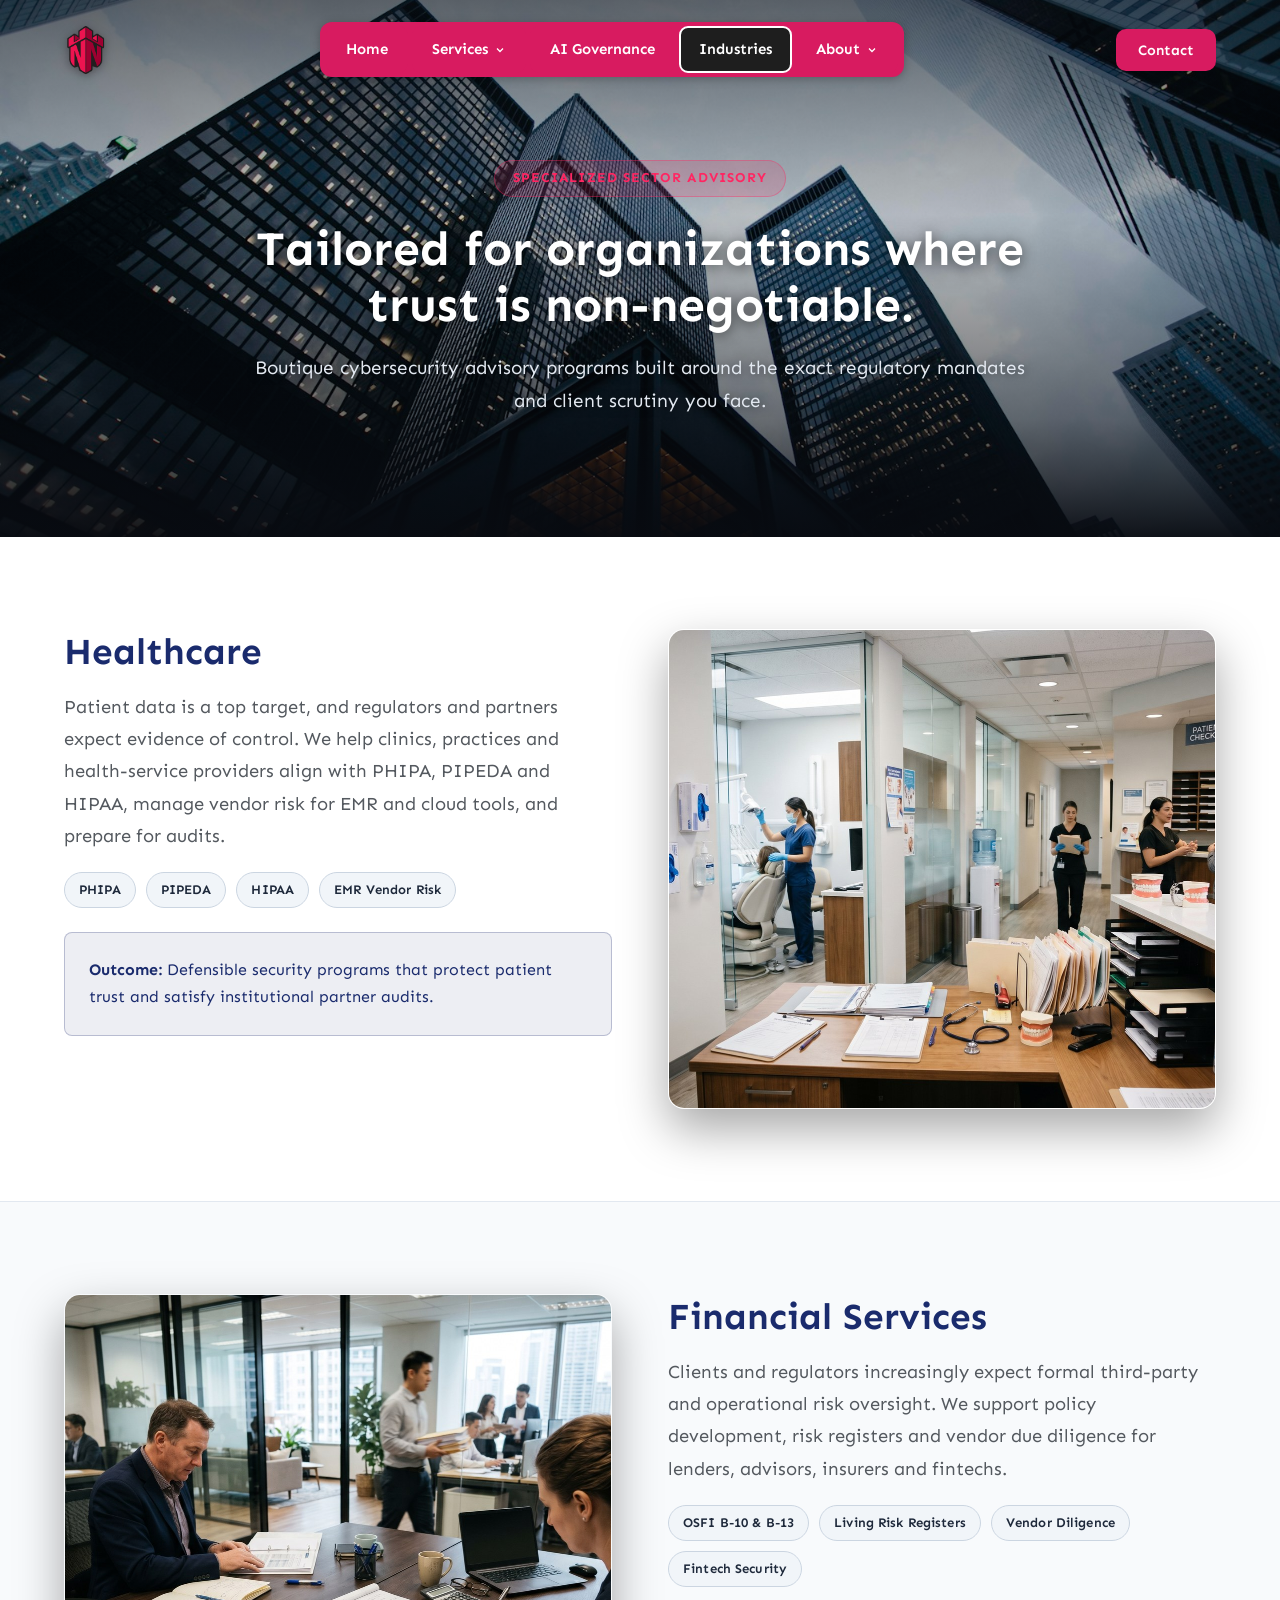
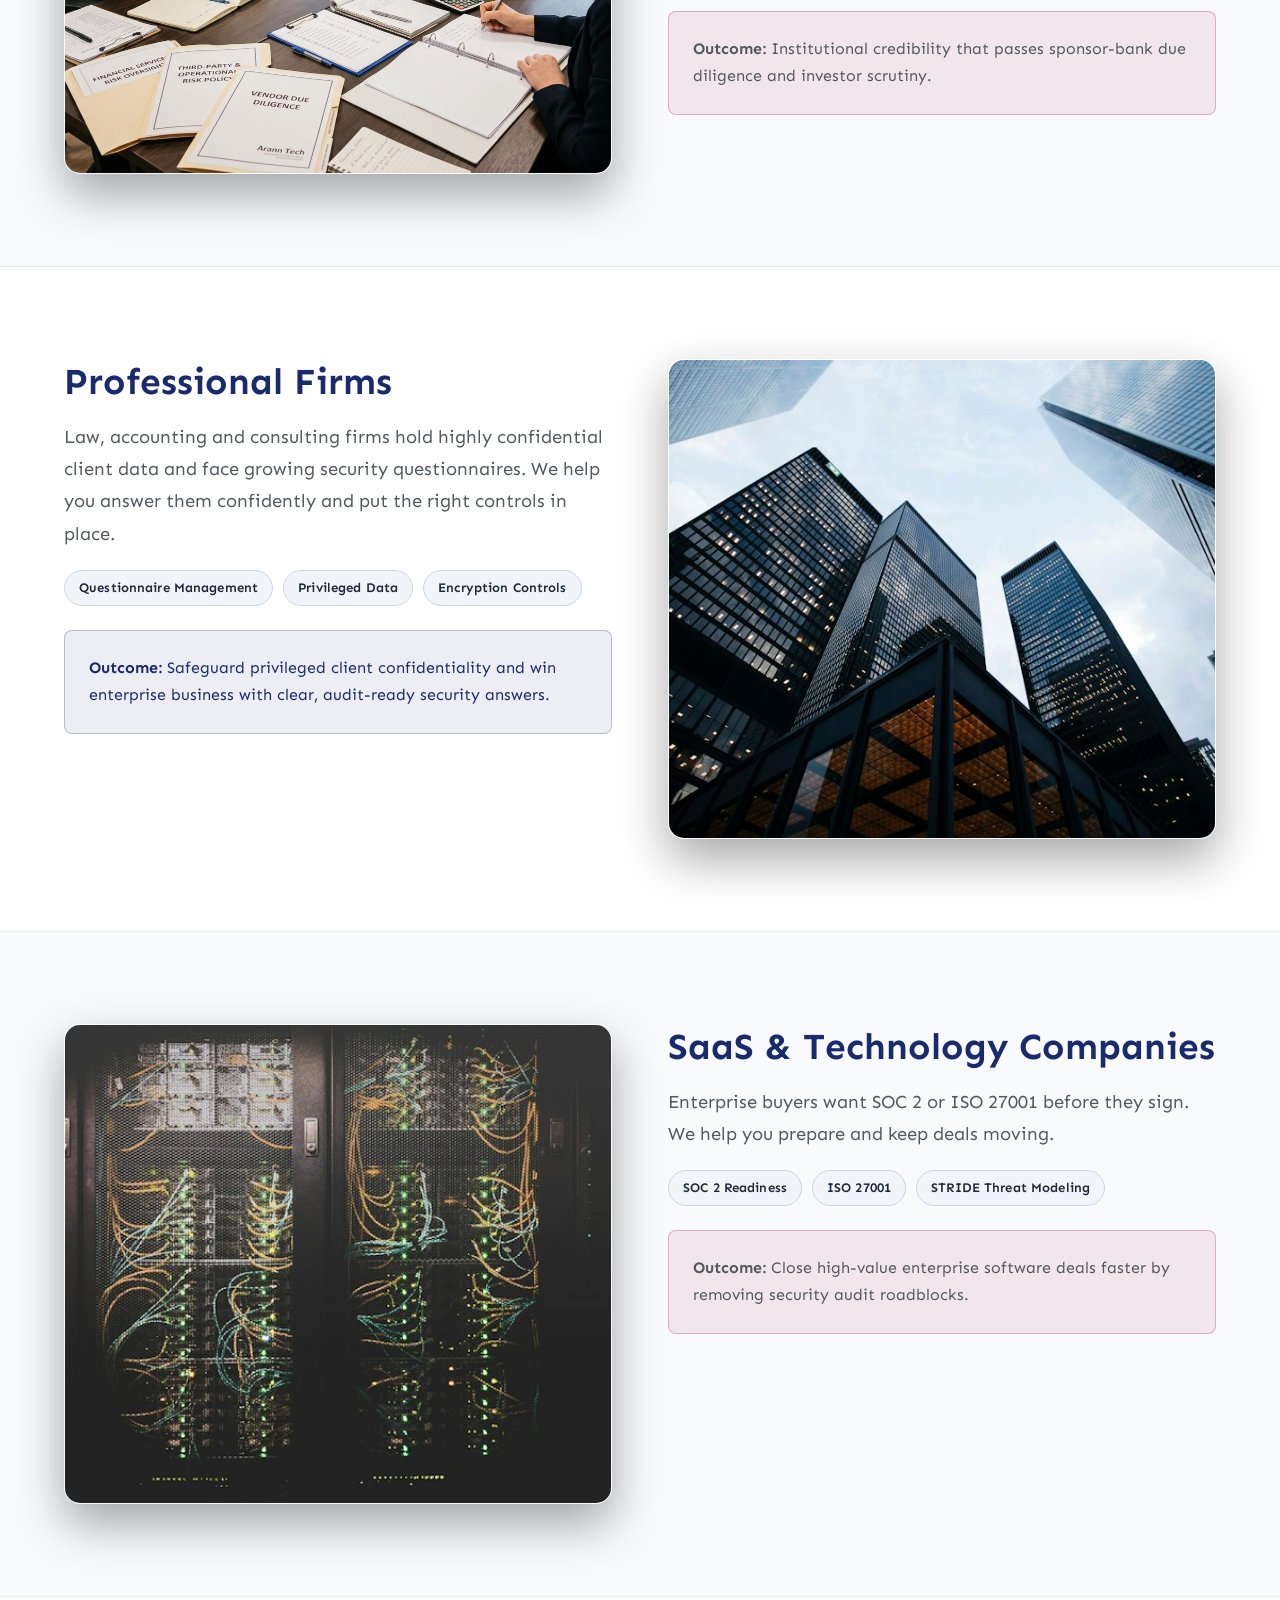
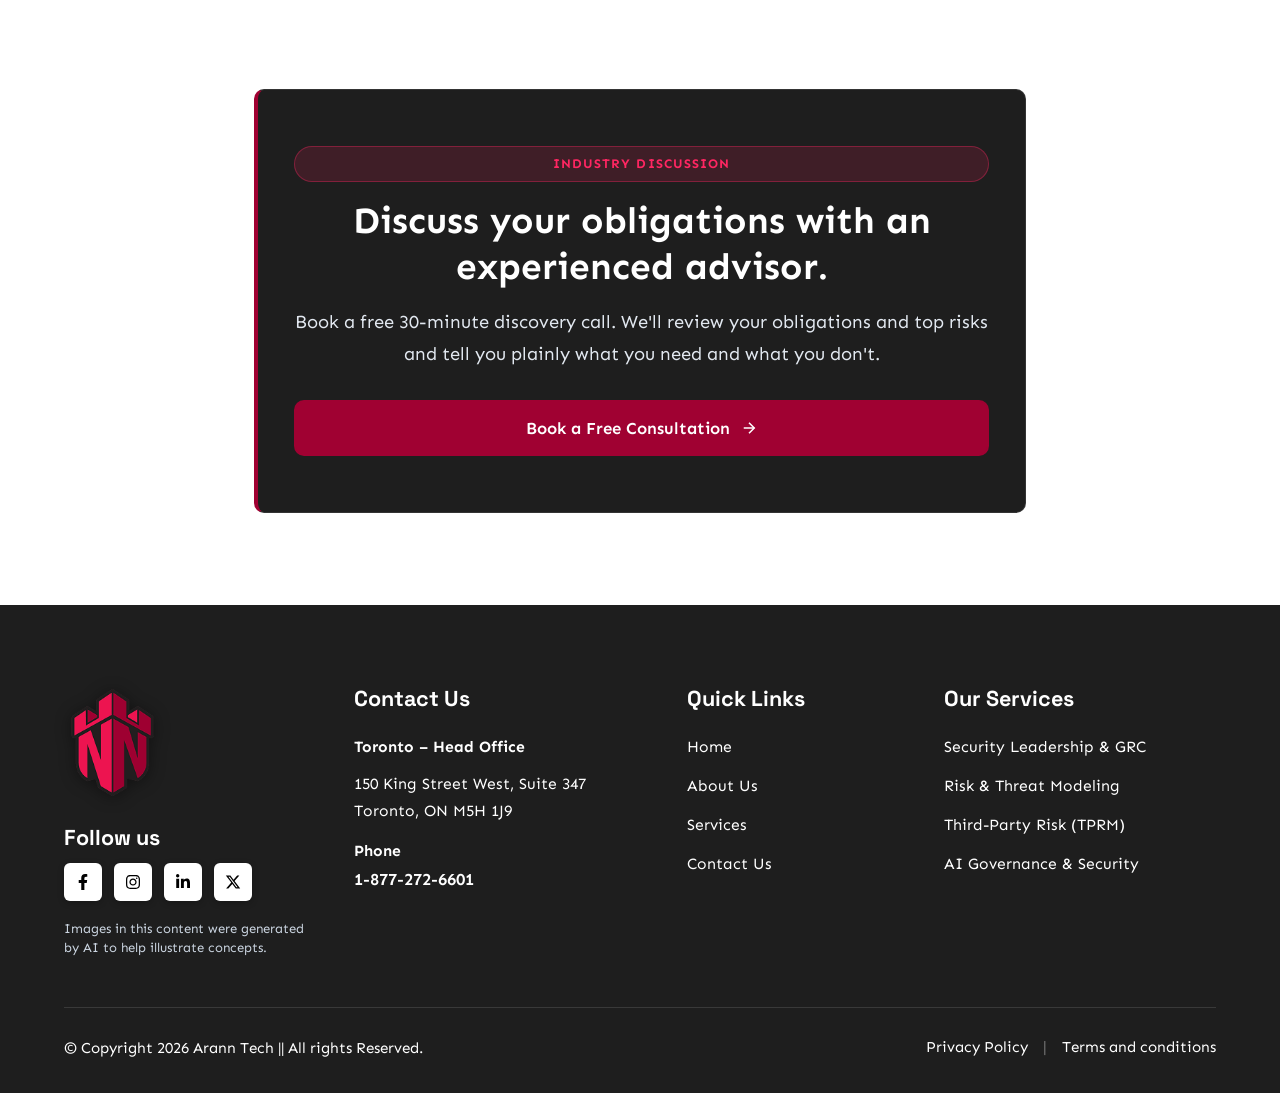
<file: industries.html>
<!DOCTYPE html>
<html lang="en">
<head>
  <meta charset="UTF-8">
  <meta name="viewport" content="width=device-width, initial-scale=1.0">
  <title>Industry Solutions | Healthcare, Finance, Professional Firms & SaaS | Arann Tech</title>
  <meta name="description" content="Cybersecurity advisory, compliance, and risk programs tailored for regulated industries: healthcare, financial services, legal, accounting, and SaaS firms.">
  <link rel="stylesheet" href="styles.css">
  <link rel="icon" type="image/png" href="logo-head.png">
</head>
<body>

  <!-- Hero + Header Wrapper -->
  <div class="hero-header-wrapper hero-industries">
    <!-- Header Navigation (Original aranntech.com Authentic Styling) -->
    <!-- Header Navigation (Original aranntech.com Authentic Styling) -->
    <header class="site-header">
      <div class="container header-container">
        <a href="index.html" class="brand-logo" aria-label="Arann Tech Home">
          <img src="logo-head.png" alt="Arann Tech Logo">
        </a>

        <!-- Navigation Menu with Original Authentic Style -->
        <nav class="nav-menu" id="navMenu">
          <a href="index.html" class="nav-link">Home</a>
          <div class="nav-item-dropdown">
            <a href="services.html" class="nav-link">
              Services
              <svg class="nav-chevron" width="12" height="12" viewBox="0 0 24 24" fill="none" stroke="currentColor" stroke-width="2.5"><polyline points="6 9 12 15 18 9"></polyline></svg>
            </a>
            <div class="dropdown-menu">
              <a href="services.html#retainers" class="dropdown-link">Security Leadership Retainers</a>
              <a href="services.html#threat-modeling" class="dropdown-link">Risk &amp; Threat Modeling</a>
              <a href="services.html#vendor-risk" class="dropdown-link">Third-Party Risk Management</a>
              <a href="services.html#compliance" class="dropdown-link">Compliance Readiness</a>
            </div>
          </div>
          <a href="ai-governance.html" class="nav-link">AI Governance</a>
          <a href="industries.html" class="nav-link active">Industries</a>
          <div class="nav-item-dropdown">
            <a href="about.html" class="nav-link">
              About
              <svg class="nav-chevron" width="12" height="12" viewBox="0 0 24 24" fill="none" stroke="currentColor" stroke-width="2.5"><polyline points="6 9 12 15 18 9"></polyline></svg>
            </a>
            <div class="dropdown-menu">
              <a href="about.html" class="dropdown-link">About Arann Tech</a>
              <a href="faq.html" class="dropdown-link">FAQ &amp; Resources</a>
            </div>
          </div>
          <a href="contact.html" class="nav-link nav-link-mobile-contact">Contact Us</a>
        </nav>

        <div class="header-actions">
          <a href="contact.html" class="btn btn-accent btn-sm header-cta-btn">Contact</a>
          <button class="mobile-toggle" id="mobileToggle" aria-label="Toggle navigation" aria-expanded="false">
            <span class="hamburger-bar bar-1"></span>
            <span class="hamburger-bar bar-2"></span>
            <span class="hamburger-bar bar-3"></span>
          </button>
        </div>
      </div>
    </header>

  <!-- Page Banner -->
  <section class="subpage-banner">
    <div class="container">
      <div class="hero-tag">Specialized Sector Advisory</div>
      <h1>Tailored for organizations where trust is non-negotiable.</h1>
      <p class="hero-lead">
        Boutique cybersecurity advisory programs built around the exact regulatory mandates and client scrutiny you face.
      </p>
    </div>
  </section>
  </div>

  <!-- Industry Vertical 1: Healthcare (NEW IMAGE) -->
  <section class="section" id="healthcare">
    <div class="container">
      <div class="visual-split">
        <div>
          <h2>Healthcare</h2>
          <p class="lead-text" style="margin-bottom: 20px;">
            Patient data is a top target, and regulators and partners expect evidence of control. We help clinics, practices and health-service providers align with PHIPA, PIPEDA and HIPAA, manage vendor risk for EMR and cloud tools, and prepare for audits.
          </p>

          <div class="tags-wrapper" style="border: none; padding: 0; margin-bottom: 24px;">
            <span class="badge-tag">PHIPA</span>
            <span class="badge-tag">PIPEDA</span>
            <span class="badge-tag">HIPAA</span>
            <span class="badge-tag">EMR Vendor Risk</span>
          </div>

          <div class="highlight-box-navy">
            <strong>Outcome:</strong> Defensible security programs that protect patient trust and satisfy institutional partner audits.
          </div>
        </div>

        <div class="visual-img-box">
          <img src="healthcare-industry.jpg" alt="Healthcare Cybersecurity & Patient Privacy" loading="lazy">
        </div>
      </div>
    </div>
  </section>

  <!-- Industry Vertical 2: Financial Services (NEW IMAGE) -->
  <section class="section section-alt" id="financial-services">
    <div class="container">
      <div class="visual-split reverse">
        <div>
          <h2>Financial Services</h2>
          <p class="lead-text" style="margin-bottom: 20px;">
            Clients and regulators increasingly expect formal third-party and operational risk oversight. We support policy development, risk registers and vendor due diligence for lenders, advisors, insurers and fintechs.
          </p>

          <div class="tags-wrapper" style="border: none; padding: 0; margin-bottom: 24px;">
            <span class="badge-tag">OSFI B-10 &amp; B-13</span>
            <span class="badge-tag">Living Risk Registers</span>
            <span class="badge-tag">Vendor Diligence</span>
            <span class="badge-tag">Fintech Security</span>
          </div>

          <div class="highlight-box-accent">
            <strong>Outcome:</strong> Institutional credibility that passes sponsor-bank due diligence and investor scrutiny.
          </div>
        </div>

        <div class="visual-img-box">
          <img src="financial-services.jpg" alt="Financial Services & FinTech Risk Oversight" loading="lazy">
        </div>
      </div>
    </div>
  </section>

  <!-- Industry Vertical 3: Professional Firms (NEW IMAGE) -->
  <section class="section" id="professional-firms">
    <div class="container">
      <div class="visual-split">
        <div>
          <h2>Professional Firms</h2>
          <p class="lead-text" style="margin-bottom: 20px;">
            Law, accounting and consulting firms hold highly confidential client data and face growing security questionnaires. We help you answer them confidently and put the right controls in place.
          </p>

          <div class="tags-wrapper" style="border: none; padding: 0; margin-bottom: 24px;">
            <span class="badge-tag">Questionnaire Management</span>
            <span class="badge-tag">Privileged Data</span>
            <span class="badge-tag">Encryption Controls</span>
          </div>

          <div class="highlight-box-navy">
            <strong>Outcome:</strong> Safeguard privileged client confidentiality and win enterprise business with clear, audit-ready security answers.
          </div>
        </div>

        <div class="visual-img-box">
          <img src="industry-legal.jpg" alt="Professional Firms & Corporate Law Security">
        </div>
      </div>
    </div>
  </section>

  <!-- Industry Vertical 4: SaaS & Technology (NEW IMAGE) -->
  <section class="section section-alt" id="saas">
    <div class="container">
      <div class="visual-split reverse">
        <div>
          <h2>SaaS &amp; Technology Companies</h2>
          <p class="lead-text" style="margin-bottom: 20px;">
            Enterprise buyers want SOC 2 or ISO 27001 before they sign. We help you prepare and keep deals moving.
          </p>

          <div class="tags-wrapper" style="border: none; padding: 0; margin-bottom: 24px;">
            <span class="badge-tag">SOC 2 Readiness</span>
            <span class="badge-tag">ISO 27001</span>
            <span class="badge-tag">STRIDE Threat Modeling</span>
          </div>

          <div class="highlight-box-accent">
            <strong>Outcome:</strong> Close high-value enterprise software deals faster by removing security audit roadblocks.
          </div>
        </div>

        <div class="visual-img-box">
          <img src="industry-saas.jpg" alt="SaaS & Cloud Software Compliance Readiness">
        </div>
      </div>
    </div>
  </section>

  <!-- CTA Banner -->
  <section class="section">
    <div class="container" style="text-align: center; max-width: 820px;">
      <div class="card-dark accent-left" style="padding: 56px 36px;">
        <div class="section-tag">Industry Discussion</div>
        <h2>Discuss your obligations with an experienced advisor.</h2>
        <p class="lead-text" style="margin-bottom: 30px;">
          Book a free 30-minute discovery call. We'll review your obligations and top risks and tell you plainly what you need and what you don't.
        </p>
        <a href="contact.html" class="btn btn-accent btn-lg">
          <span>Book a Free Consultation</span>
          <svg width="18" height="18" viewBox="0 0 24 24" fill="none" stroke="currentColor" stroke-width="2"><line x1="5" y1="12" x2="19" y2="12"></line><polyline points="12 5 19 12 12 19"></polyline></svg>
        </a>
      </div>
    </div>
  </section>

      <!-- Global Footer (Authentic aranntech.com: #1E1E1E Dark Charcoal) -->
  <footer class="site-footer">
    <div class="container">
      <div class="footer-main-row">
        
        <!-- Col 1: Logo & Follow us with social icons -->
        <div class="footer-col-brand">
          <a href="index.html" class="footer-brand-logo">
            <img src="logo-head.png" alt="Arann Tech - Home">
          </a>
          <div class="footer-follow-wrapper">
            <h4 class="footer-follow-heading">Follow us</h4>
            <div class="footer-social-icons">
              <a class="footer-social-btn" href="https://www.facebook.com/aranntech" target="_blank" rel="noopener noreferrer" aria-label="Facebook">
                <svg width="16" height="16" viewBox="0 0 320 512" fill="currentColor"><path d="M279.14 288l14.22-92.66h-88.91v-60.13c0-25.35 12.42-50.06 52.24-50.06h40.42V6.26S260.43 0 225.36 0c-73.22 0-121.08 44.38-121.08 124.72v70.62H22.89V288h81.39v224h100.17V288z"/></svg>
              </a>
              <a class="footer-social-btn btn-instagram" href="https://www.instagram.com/aranntech/" target="_blank" rel="noopener noreferrer" aria-label="Instagram">
                <svg width="16" height="16" viewBox="0 0 448 512" fill="currentColor"><path d="M224.1 141c-63.6 0-114.9 51.3-114.9 114.9s51.3 114.9 114.9 114.9S339 319.5 339 255.9 287.7 141 224.1 141zm0 189.6c-41.1 0-74.7-33.5-74.7-74.7s33.5-74.7 74.7-74.7 74.7 33.5 74.7 74.7-33.6 74.7-74.7 74.7zm146.4-194.3c0 14.9-12 26.8-26.8 26.8-14.9 0-26.8-12-26.8-26.8s12-26.8 26.8-26.8 26.8 12 26.8 26.8zm76.1 27.2c-1.7-35.9-9.9-67.7-36.2-93.9-26.2-26.2-58-34.4-93.9-36.2-37-2.1-147.9-2.1-184.9 0-35.8 1.7-67.6 9.9-93.9 36.1s-34.4 58-36.2 93.9c-2.1 37-2.1 147.9 0 184.9 1.7 35.9 9.9 67.7 36.2 93.9s58 34.4 93.9 36.2c37 2.1 147.9 2.1 184.9 0 35.9-1.7 67.7-9.9 93.9-36.2 26.2-26.2 34.4-58 36.2-93.9 2.1-37 2.1-147.8 0-184.8zM398.8 388c-7.8 19.6-22.9 34.7-42.6 42.6-29.5 11.7-99.5 9-132.1 9s-102.7 2.6-132.1-9c-19.6-7.8-34.7-22.9-42.6-42.6-11.7-29.5-9-99.5-9-132.1s-2.6-102.7 9-132.1c7.8-19.6 22.9-34.7 42.6-42.6 29.5-11.7 99.5-9 132.1-9s102.7-2.6 132.1 9c19.6 7.8 34.7 22.9 42.6 42.6 11.7 29.5 9 99.5 9 132.1s2.7 102.7-9 132.1z"/></svg>
              </a>
              <a class="footer-social-btn" href="http://linkedin.com/company/aranntech" target="_blank" rel="noopener noreferrer" aria-label="LinkedIn">
                <svg width="16" height="16" viewBox="0 0 448 512" fill="currentColor"><path d="M100.28 448H7.4V148.9h92.88zM53.79 108.1C24.09 108.1 0 83.5 0 53.8a53.79 53.79 0 0 1 107.58 0c0 29.7-24.1 54.3-53.79 54.3zM447.9 448h-92.68V302.4c0-34.7-.7-79.2-48.29-79.2-48.29 0-55.69 37.7-55.69 76.7V448h-92.78V148.9h89.08v40.8h1.3c12.4-23.5 42.69-48.3 87.88-48.3 94 0 111.28 61.9 111.28 142.3V448z"/></svg>
              </a>
              <a class="footer-social-btn" href="https://x.com/aranntech" target="_blank" rel="noopener noreferrer" aria-label="X (Twitter)">
                <svg width="16" height="16" viewBox="0 0 512 512" fill="currentColor"><path d="M389.2 48h70.6L305.6 224.2 487 464H345L233.7 318.6 106.5 464H35.8L200.7 275.5 26.8 48H172.4L272.9 180.9 389.2 48zM364.4 421.8h39.1L151.1 88h-42L364.4 421.8z"/></svg>
              </a>
            </div>
            <p class="footer-ai-disclaimer">Images in this content were generated by AI to help illustrate concepts.</p>
          </div>
        </div>

        <!-- Col 2: Contact Us (Office) -->
        <div class="footer-col-contact">
          <h4 class="footer-col-title">Contact Us</h4>
          <div class="footer-col-content">
            <p><strong>Toronto – Head Office</strong></p>
            <p>150 King Street West, Suite 347<br>Toronto, ON M5H 1J9</p>
            <p class="footer-office-phone" style="margin-top: 14px;">
              <strong>Phone</strong><br>
              <a href="tel:18772726601">1-877-272-6601</a>
            </p>
          </div>
        </div>

        <!-- Col 3: Quick Links -->
        <div class="footer-col-links">
          <h4 class="footer-col-title">Quick Links</h4>
          <ul class="footer-link-list">
            <li><a href="index.html">Home</a></li>
            <li><a href="about.html">About Us</a></li>
            <li><a href="services.html">Services</a></li>
            <li><a href="contact.html">Contact Us</a></li>
          </ul>
        </div>

        <!-- Col 4: Our Services -->
        <div class="footer-col-services">
          <h4 class="footer-col-title">Our Services</h4>
          <ul class="footer-link-list">
            <li><a href="services.html#retainers">Security Leadership &amp; GRC</a></li>
            <li><a href="services.html#threat-modeling">Risk &amp; Threat Modeling</a></li>
            <li><a href="services.html#vendor-risk">Third-Party Risk (TPRM)</a></li>
            <li><a href="ai-governance.html">AI Governance &amp; Security</a></li>
          </ul>
        </div>

      </div>

      <!-- Divider Line -->
      <hr class="footer-divider-line">

      <!-- Bottom Copyright & Legal Links -->
      <div class="footer-bottom-row">
        <div class="footer-copyright-text">
          <p>&copy; Copyright 2026 Arann Tech || All rights Reserved.</p>
        </div>
        <div class="footer-legal-links">
          <a href="contact.html">Privacy Policy</a>
          <span class="footer-legal-sep">|</span>
          <a href="contact.html">Terms and conditions</a>
        </div>
      </div>
    </div>
  </footer>

  <script src="script.js"></script>
</body>
</html>
</file>
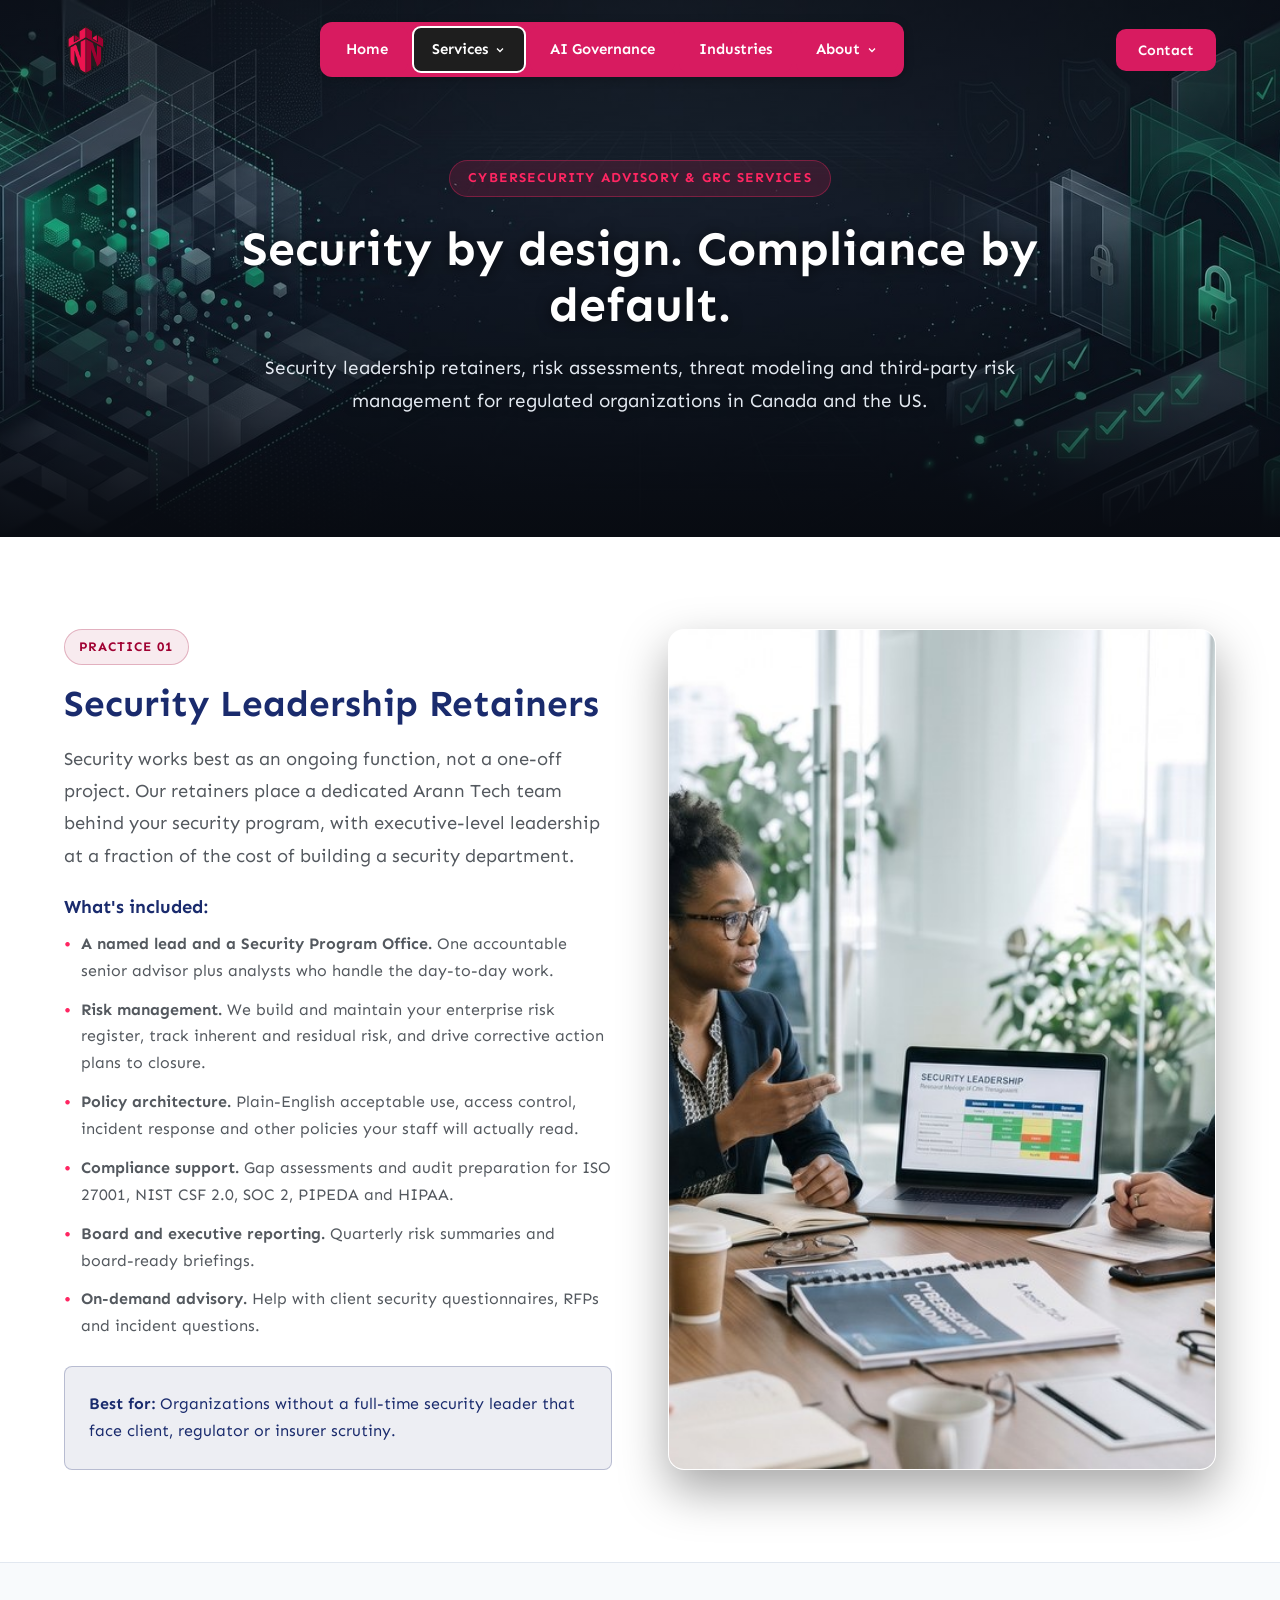
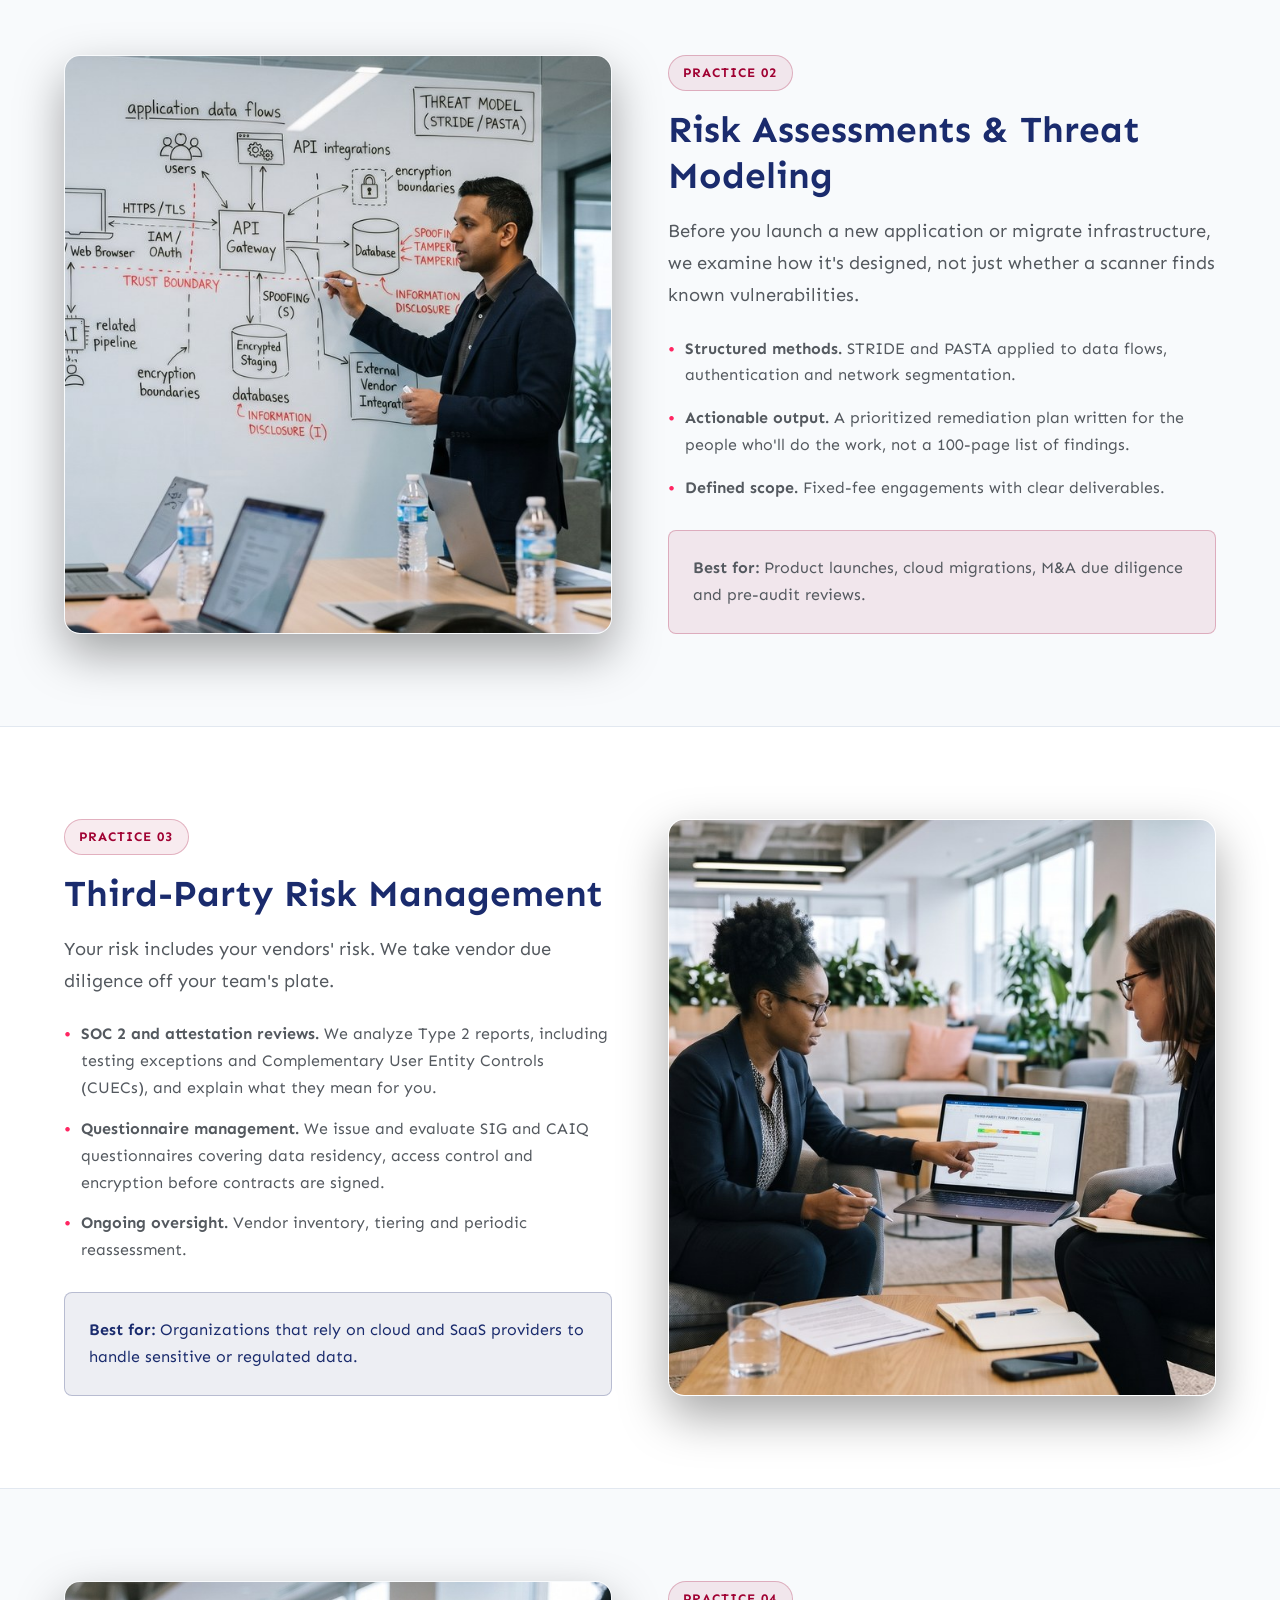
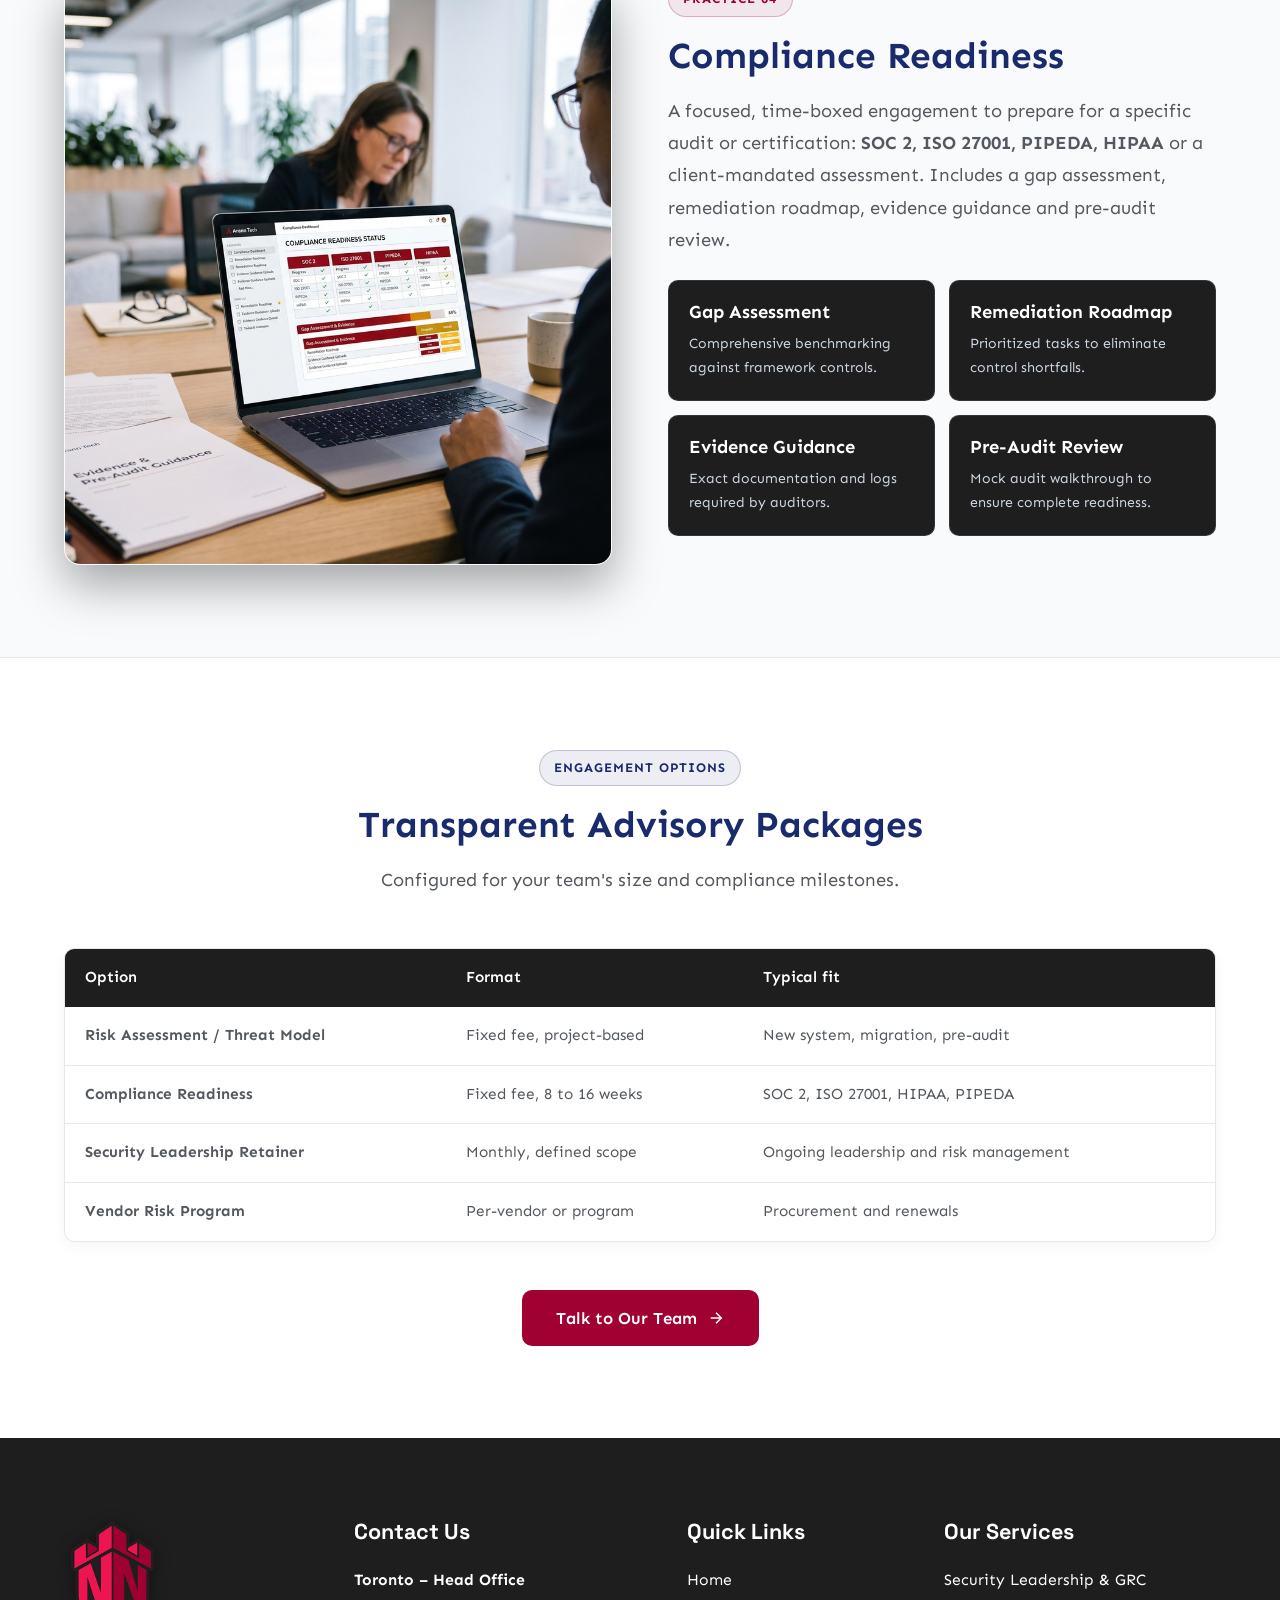
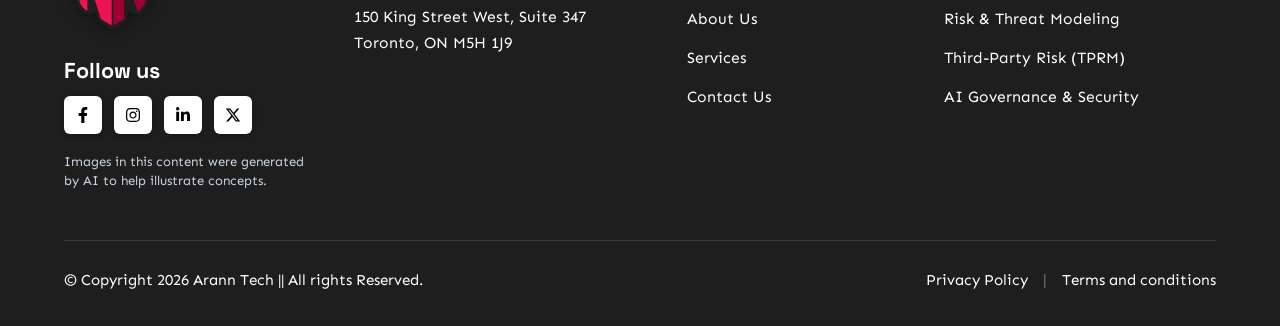
<file: services.html>
<!DOCTYPE html>
<html lang="en">
<head>
  <meta charset="UTF-8">
  <meta name="viewport" content="width=device-width, initial-scale=1.0">
  <title>Security Leadership, GRC, Threat Modeling & Vendor Risk Services | Arann Tech</title>
  <meta name="description" content="Security leadership retainers, risk assessments, threat modeling and third-party risk management for regulated organizations in Canada and the US.">
  <link rel="stylesheet" href="styles.css">
  <link rel="icon" type="image/png" href="logo-head.png">
</head>
<body>

  <!-- Hero + Header Wrapper -->
  <div class="hero-header-wrapper hero-services">
    <!-- Header Navigation (Original aranntech.com Authentic Styling) -->
    <!-- Header Navigation (Original aranntech.com Authentic Styling) -->
    <header class="site-header">
      <div class="container header-container">
        <a href="index.html" class="brand-logo" aria-label="Arann Tech Home">
          <img src="logo-head.png" alt="Arann Tech Logo">
        </a>

        <!-- Navigation Menu with Original Authentic Style -->
        <nav class="nav-menu" id="navMenu">
          <a href="index.html" class="nav-link">Home</a>
          <div class="nav-item-dropdown">
            <a href="services.html" class="nav-link active">
              Services
              <svg class="nav-chevron" width="12" height="12" viewBox="0 0 24 24" fill="none" stroke="currentColor" stroke-width="2.5"><polyline points="6 9 12 15 18 9"></polyline></svg>
            </a>
            <div class="dropdown-menu">
              <a href="services.html#retainers" class="dropdown-link">Security Leadership Retainers</a>
              <a href="services.html#threat-modeling" class="dropdown-link">Risk &amp; Threat Modeling</a>
              <a href="services.html#vendor-risk" class="dropdown-link">Third-Party Risk Management</a>
              <a href="services.html#compliance" class="dropdown-link">Compliance Readiness</a>
            </div>
          </div>
          <a href="ai-governance.html" class="nav-link">AI Governance</a>
          <a href="industries.html" class="nav-link">Industries</a>
          <div class="nav-item-dropdown">
            <a href="about.html" class="nav-link">
              About
              <svg class="nav-chevron" width="12" height="12" viewBox="0 0 24 24" fill="none" stroke="currentColor" stroke-width="2.5"><polyline points="6 9 12 15 18 9"></polyline></svg>
            </a>
            <div class="dropdown-menu">
              <a href="about.html" class="dropdown-link">About Arann Tech</a>
              <a href="faq.html" class="dropdown-link">FAQ &amp; Resources</a>
            </div>
          </div>
          <a href="contact.html" class="nav-link nav-link-mobile-contact">Contact Us</a>
        </nav>

        <div class="header-actions">
          <a href="contact.html" class="btn btn-accent btn-sm header-cta-btn">Contact</a>
          <button class="mobile-toggle" id="mobileToggle" aria-label="Toggle navigation" aria-expanded="false">
            <span class="hamburger-bar bar-1"></span>
            <span class="hamburger-bar bar-2"></span>
            <span class="hamburger-bar bar-3"></span>
          </button>
        </div>
      </div>
    </header>

  <!-- Page Banner -->
  <section class="subpage-banner">
    <div class="container">
      <div class="hero-tag">Cybersecurity Advisory &amp; GRC Services</div>
      <h1>Security by design. Compliance by default.</h1>
      <p class="hero-lead">
        Security leadership retainers, risk assessments, threat modeling and third-party risk management for regulated organizations in Canada and the US.
      </p>
    </div>
  </section>

  <!-- Credential Ribbon -->
  <!-- <section class="credential-bar">
    <div class="container credential-grid">
      <div class="credential-item">
        <svg width="20" height="20" viewBox="0 0 24 24" fill="none" stroke="currentColor" stroke-width="2"><circle cx="12" cy="12" r="10"></circle><polyline points="12 6 12 12 14 14"></polyline></svg>
        <span>CISSP-Led Retainers</span>
      </div>
      <div class="credential-item">
        <svg width="20" height="20" viewBox="0 0 24 24" fill="none" stroke="currentColor" stroke-width="2"><polygon points="12 2 2 7 12 12 22 7 12 2"></polygon><polyline points="2 17 12 22 22 17"></polyline><polyline points="2 12 12 17 22 12"></polyline></svg>
        <span>STRIDE &amp; PASTA Modeling</span>
      </div>
      <div class="credential-item">
        <svg width="20" height="20" viewBox="0 0 24 24" fill="none" stroke="currentColor" stroke-width="2"><path d="M12 22s8-4 8-10V5l-8-3-8 3v7c0 6 8 10 8 10z"></path></svg>
        <span>ISO 27001 &amp; NIST CSF Aligned</span>
      </div>
      <div class="credential-item">
        <svg width="20" height="20" viewBox="0 0 24 24" fill="none" stroke="currentColor" stroke-width="2"><circle cx="12" cy="12" r="10"></circle><line x1="2" y1="12" x2="22" y2="12"></line></svg>
        <span>Fixed-Fee &amp; Defined Scopes</span>
      </div>
    </div>
  </section> -->
  </div>

  <!-- Service 1: Security Leadership Retainers (NEW IMAGE) -->
  <section class="section" id="retainers">
    <div class="container">
      <div class="visual-split">
        <div>
          <div class="section-tag accent">Practice 01</div>
          <h2>Security Leadership Retainers</h2>
          <p class="lead-text" style="margin-bottom: 20px;">
            Security works best as an ongoing function, not a one-off project. Our retainers place a dedicated Arann Tech team behind your security program, with executive-level leadership at a fraction of the cost of building a security department.
          </p>

          <h4 style="color: #1A2B6D; margin-top: 24px; margin-bottom: 12px;">What's included:</h4>
          <ul style="display: flex; flex-direction: column; gap: 12px; margin-bottom: 26px;">
            <li style="display: flex; gap: 10px; align-items: flex-start;">
              <span style="color: var(--color-accent-pink); font-weight: bold;">&bull;</span>
              <span><strong>A named lead and a Security Program Office.</strong> One accountable senior advisor plus analysts who handle the day-to-day work.</span>
            </li>
            <li style="display: flex; gap: 10px; align-items: flex-start;">
              <span style="color: var(--color-accent-pink); font-weight: bold;">&bull;</span>
              <span><strong>Risk management.</strong> We build and maintain your enterprise risk register, track inherent and residual risk, and drive corrective action plans to closure.</span>
            </li>
            <li style="display: flex; gap: 10px; align-items: flex-start;">
              <span style="color: var(--color-accent-pink); font-weight: bold;">&bull;</span>
              <span><strong>Policy architecture.</strong> Plain-English acceptable use, access control, incident response and other policies your staff will actually read.</span>
            </li>
            <li style="display: flex; gap: 10px; align-items: flex-start;">
              <span style="color: var(--color-accent-pink); font-weight: bold;">&bull;</span>
              <span><strong>Compliance support.</strong> Gap assessments and audit preparation for ISO 27001, NIST CSF 2.0, SOC 2, PIPEDA and HIPAA.</span>
            </li>
            <li style="display: flex; gap: 10px; align-items: flex-start;">
              <span style="color: var(--color-accent-pink); font-weight: bold;">&bull;</span>
              <span><strong>Board and executive reporting.</strong> Quarterly risk summaries and board-ready briefings.</span>
            </li>
            <li style="display: flex; gap: 10px; align-items: flex-start;">
              <span style="color: var(--color-accent-pink); font-weight: bold;">&bull;</span>
              <span><strong>On-demand advisory.</strong> Help with client security questionnaires, RFPs and incident questions.</span>
            </li>
          </ul>

          <div class="highlight-box-navy">
            <strong>Best for:</strong> Organizations without a full-time security leader that face client, regulator or insurer scrutiny.
          </div>
        </div>

        <div class="visual-img-box">
          <img src="security-leadership.jpg" alt="Executive Security Leadership Retainer" loading="lazy">
        </div>
      </div>
    </div>
  </section>

  <!-- Service 2: Risk Assessments & Threat Modeling (NEW IMAGE) -->
  <section class="section section-alt" id="threat-modeling">
    <div class="container">
      <div class="visual-split reverse">
        <div>
          <div class="section-tag accent">Practice 02</div>
          <h2>Risk Assessments &amp; Threat Modeling</h2>
          <p class="lead-text" style="margin-bottom: 24px;">
            Before you launch a new application or migrate infrastructure, we examine how it's designed, not just whether a scanner finds known vulnerabilities.
          </p>

          <ul style="display: flex; flex-direction: column; gap: 16px; margin-bottom: 28px;">
            <li style="display: flex; gap: 10px; align-items: flex-start;">
              <span style="color: var(--color-accent-pink); font-weight: bold;">&bull;</span>
              <span><strong>Structured methods.</strong> STRIDE and PASTA applied to data flows, authentication and network segmentation.</span>
            </li>
            <li style="display: flex; gap: 10px; align-items: flex-start;">
              <span style="color: var(--color-accent-pink); font-weight: bold;">&bull;</span>
              <span><strong>Actionable output.</strong> A prioritized remediation plan written for the people who'll do the work, not a 100-page list of findings.</span>
            </li>
            <li style="display: flex; gap: 10px; align-items: flex-start;">
              <span style="color: var(--color-accent-pink); font-weight: bold;">&bull;</span>
              <span><strong>Defined scope.</strong> Fixed-fee engagements with clear deliverables.</span>
            </li>
          </ul>

          <div class="highlight-box-accent">
            <strong>Best for:</strong> Product launches, cloud migrations, M&amp;A due diligence and pre-audit reviews.
          </div>
        </div>

        <div class="visual-img-box">
          <img src="threat-model.jpg" alt="Threat Modeling & Application Security" loading="lazy">
        </div>
      </div>
    </div>
  </section>

  <!-- Service 3: Third-Party Risk Management (NEW IMAGE) -->
  <section class="section" id="vendor-risk">
    <div class="container">
      <div class="visual-split">
        <div>
          <div class="section-tag accent">Practice 03</div>
          <h2>Third-Party Risk Management</h2>
          <p class="lead-text" style="margin-bottom: 24px;">
            Your risk includes your vendors' risk. We take vendor due diligence off your team's plate.
          </p>

          <ul style="display: flex; flex-direction: column; gap: 14px; margin-bottom: 28px;">
            <li style="display: flex; gap: 10px; align-items: flex-start;">
              <span style="color: var(--color-accent-pink); font-weight: bold;">&bull;</span>
              <span><strong>SOC 2 and attestation reviews.</strong> We analyze Type 2 reports, including testing exceptions and Complementary User Entity Controls (CUECs), and explain what they mean for you.</span>
            </li>
            <li style="display: flex; gap: 10px; align-items: flex-start;">
              <span style="color: var(--color-accent-pink); font-weight: bold;">&bull;</span>
              <span><strong>Questionnaire management.</strong> We issue and evaluate SIG and CAIQ questionnaires covering data residency, access control and encryption before contracts are signed.</span>
            </li>
            <li style="display: flex; gap: 10px; align-items: flex-start;">
              <span style="color: var(--color-accent-pink); font-weight: bold;">&bull;</span>
              <span><strong>Ongoing oversight.</strong> Vendor inventory, tiering and periodic reassessment.</span>
            </li>
          </ul>

          <div class="highlight-box-navy">
            <strong>Best for:</strong> Organizations that rely on cloud and SaaS providers to handle sensitive or regulated data.
          </div>
        </div>

        <div class="visual-img-box">
          <img src="third-party-2.jpg" alt="Third-Party Vendor Risk Due Diligence" loading="lazy">
        </div>
      </div>
    </div>
  </section>

  <!-- Service 4: Compliance Readiness (NEW IMAGE) -->
  <section class="section section-alt" id="compliance">
    <div class="container">
      <div class="visual-split reverse">
        <div>
          <div class="section-tag accent">Practice 04</div>
          <h2>Compliance Readiness</h2>
          <p class="lead-text" style="margin-bottom: 24px;">
            A focused, time-boxed engagement to prepare for a specific audit or certification: <strong>SOC 2, ISO 27001, PIPEDA, HIPAA</strong> or a client-mandated assessment. Includes a gap assessment, remediation roadmap, evidence guidance and pre-audit review.
          </p>

          <div class="service-deliverables-grid">
            <div class="card-dark" style="padding: 20px;">
              <h4 style="color: #FFFFFF;">Gap Assessment</h4>
              <p style="font-size: 0.88rem; margin: 0;">Comprehensive benchmarking against framework controls.</p>
            </div>
            <div class="card-dark" style="padding: 20px;">
              <h4 style="color: #FFFFFF;">Remediation Roadmap</h4>
              <p style="font-size: 0.88rem; margin: 0;">Prioritized tasks to eliminate control shortfalls.</p>
            </div>
            <div class="card-dark" style="padding: 20px;">
              <h4 style="color: #FFFFFF;">Evidence Guidance</h4>
              <p style="font-size: 0.88rem; margin: 0;">Exact documentation and logs required by auditors.</p>
            </div>
            <div class="card-dark" style="padding: 20px;">
              <h4 style="color: #FFFFFF;">Pre-Audit Review</h4>
              <p style="font-size: 0.88rem; margin: 0;">Mock audit walkthrough to ensure complete readiness.</p>
            </div>
          </div>
        </div>

        <div class="visual-img-box">
          <img src="compliance.jpg" alt="Compliance Readiness & Audit Preparation" loading="lazy">
        </div>
      </div>
    </div>
  </section>

  <!-- Engagement Options Table -->
  <section class="section">
    <div class="container">
      <div class="section-header">
        <div class="section-tag">Engagement Options</div>
        <h2>Transparent Advisory Packages</h2>
        <p class="lead-text">Configured for your team's size and compliance milestones.</p>
      </div>

      <div class="table-wrapper">
        <table class="custom-table">
          <thead>
            <tr>
              <th>Option</th>
              <th>Format</th>
              <th>Typical fit</th>
            </tr>
          </thead>
          <tbody>
            <tr>
              <td><strong>Risk Assessment / Threat Model</strong></td>
              <td>Fixed fee, project-based</td>
              <td>New system, migration, pre-audit</td>
            </tr>
            <tr>
              <td><strong>Compliance Readiness</strong></td>
              <td>Fixed fee, 8 to 16 weeks</td>
              <td>SOC 2, ISO 27001, HIPAA, PIPEDA</td>
            </tr>
            <tr>
              <td><strong>Security Leadership Retainer</strong></td>
              <td>Monthly, defined scope</td>
              <td>Ongoing leadership and risk management</td>
            </tr>
            <tr>
              <td><strong>Vendor Risk Program</strong></td>
              <td>Per-vendor or program</td>
              <td>Procurement and renewals</td>
            </tr>
          </tbody>
        </table>
      </div>

      <div style="margin-top: 48px; text-align: center;">
        <a href="contact.html" class="btn btn-accent btn-lg">
          <span>Talk to Our Team</span>
          <svg width="18" height="18" viewBox="0 0 24 24" fill="none" stroke="currentColor" stroke-width="2"><line x1="5" y1="12" x2="19" y2="12"></line><polyline points="12 5 19 12 12 19"></polyline></svg>
        </a>
      </div>
    </div>
  </section>

      <!-- Global Footer (Authentic aranntech.com: #1E1E1E Dark Charcoal) -->
  <footer class="site-footer">
    <div class="container">
      <div class="footer-main-row">
        
        <!-- Col 1: Logo & Follow us with social icons -->
        <div class="footer-col-brand">
          <a href="index.html" class="footer-brand-logo">
            <img src="logo-head.png" alt="Arann Tech - Home">
          </a>
          <div class="footer-follow-wrapper">
            <h4 class="footer-follow-heading">Follow us</h4>
            <div class="footer-social-icons">
              <a class="footer-social-btn" href="https://www.facebook.com/aranntech" target="_blank" rel="noopener noreferrer" aria-label="Facebook">
                <svg width="16" height="16" viewBox="0 0 320 512" fill="currentColor"><path d="M279.14 288l14.22-92.66h-88.91v-60.13c0-25.35 12.42-50.06 52.24-50.06h40.42V6.26S260.43 0 225.36 0c-73.22 0-121.08 44.38-121.08 124.72v70.62H22.89V288h81.39v224h100.17V288z"/></svg>
              </a>
              <a class="footer-social-btn btn-instagram" href="https://www.instagram.com/aranntech/" target="_blank" rel="noopener noreferrer" aria-label="Instagram">
                <svg width="16" height="16" viewBox="0 0 448 512" fill="currentColor"><path d="M224.1 141c-63.6 0-114.9 51.3-114.9 114.9s51.3 114.9 114.9 114.9S339 319.5 339 255.9 287.7 141 224.1 141zm0 189.6c-41.1 0-74.7-33.5-74.7-74.7s33.5-74.7 74.7-74.7 74.7 33.5 74.7 74.7-33.6 74.7-74.7 74.7zm146.4-194.3c0 14.9-12 26.8-26.8 26.8-14.9 0-26.8-12-26.8-26.8s12-26.8 26.8-26.8 26.8 12 26.8 26.8zm76.1 27.2c-1.7-35.9-9.9-67.7-36.2-93.9-26.2-26.2-58-34.4-93.9-36.2-37-2.1-147.9-2.1-184.9 0-35.8 1.7-67.6 9.9-93.9 36.1s-34.4 58-36.2 93.9c-2.1 37-2.1 147.9 0 184.9 1.7 35.9 9.9 67.7 36.2 93.9s58 34.4 93.9 36.2c37 2.1 147.9 2.1 184.9 0 35.9-1.7 67.7-9.9 93.9-36.2 26.2-26.2 34.4-58 36.2-93.9 2.1-37 2.1-147.8 0-184.8zM398.8 388c-7.8 19.6-22.9 34.7-42.6 42.6-29.5 11.7-99.5 9-132.1 9s-102.7 2.6-132.1-9c-19.6-7.8-34.7-22.9-42.6-42.6-11.7-29.5-9-99.5-9-132.1s-2.6-102.7 9-132.1c7.8-19.6 22.9-34.7 42.6-42.6 29.5-11.7 99.5-9 132.1-9s102.7-2.6 132.1 9c19.6 7.8 34.7 22.9 42.6 42.6 11.7 29.5 9 99.5 9 132.1s2.7 102.7-9 132.1z"/></svg>
              </a>
              <a class="footer-social-btn" href="http://linkedin.com/company/aranntech" target="_blank" rel="noopener noreferrer" aria-label="LinkedIn">
                <svg width="16" height="16" viewBox="0 0 448 512" fill="currentColor"><path d="M100.28 448H7.4V148.9h92.88zM53.79 108.1C24.09 108.1 0 83.5 0 53.8a53.79 53.79 0 0 1 107.58 0c0 29.7-24.1 54.3-53.79 54.3zM447.9 448h-92.68V302.4c0-34.7-.7-79.2-48.29-79.2-48.29 0-55.69 37.7-55.69 76.7V448h-92.78V148.9h89.08v40.8h1.3c12.4-23.5 42.69-48.3 87.88-48.3 94 0 111.28 61.9 111.28 142.3V448z"/></svg>
              </a>
              <a class="footer-social-btn" href="https://x.com/aranntech" target="_blank" rel="noopener noreferrer" aria-label="X (Twitter)">
                <svg width="16" height="16" viewBox="0 0 512 512" fill="currentColor"><path d="M389.2 48h70.6L305.6 224.2 487 464H345L233.7 318.6 106.5 464H35.8L200.7 275.5 26.8 48H172.4L272.9 180.9 389.2 48zM364.4 421.8h39.1L151.1 88h-42L364.4 421.8z"/></svg>
              </a>
            </div>
            <p class="footer-ai-disclaimer">Images in this content were generated by AI to help illustrate concepts.</p>
          </div>
        </div>

        <!-- Col 2: Contact Us (Office) -->
        <div class="footer-col-contact">
          <h4 class="footer-col-title">Contact Us</h4>
          <div class="footer-col-content">
            <p><strong>Toronto – Head Office</strong></p>
            <p>150 King Street West, Suite 347<br>Toronto, ON M5H 1J9</p>
            <!-- <p class="footer-office-phone" style="margin-top: 14px;">
              <strong>Phone</strong><br>
              <a href="tel:18772726601">1-877-272-6601</a>
            </p> -->
          </div>
        </div>

        <!-- Col 3: Quick Links -->
        <div class="footer-col-links">
          <h4 class="footer-col-title">Quick Links</h4>
          <ul class="footer-link-list">
            <li><a href="index.html">Home</a></li>
            <li><a href="about.html">About Us</a></li>
            <li><a href="services.html">Services</a></li>
            <li><a href="contact.html">Contact Us</a></li>
          </ul>
        </div>

        <!-- Col 4: Our Services -->
        <div class="footer-col-services">
          <h4 class="footer-col-title">Our Services</h4>
          <ul class="footer-link-list">
            <li><a href="services.html#retainers">Security Leadership &amp; GRC</a></li>
            <li><a href="services.html#threat-modeling">Risk &amp; Threat Modeling</a></li>
            <li><a href="services.html#vendor-risk">Third-Party Risk (TPRM)</a></li>
            <li><a href="ai-governance.html">AI Governance &amp; Security</a></li>
          </ul>
        </div>

      </div>

      <!-- Divider Line -->
      <hr class="footer-divider-line">

      <!-- Bottom Copyright & Legal Links -->
      <div class="footer-bottom-row">
        <div class="footer-copyright-text">
          <p>&copy; Copyright 2026 Arann Tech || All rights Reserved.</p>
        </div>
        <div class="footer-legal-links">
          <a href="contact.html">Privacy Policy</a>
          <span class="footer-legal-sep">|</span>
          <a href="contact.html">Terms and conditions</a>
        </div>
      </div>
    </div>
  </footer>

  <script src="script.js"></script>
</body>
</html>
</file>
<file: styles.css>
/* ==========================================================================
   ARANN TECH - Boutique Cybersecurity Advisory Firm
   Exact Design Tokens from aranntech.com:
   --font-family: 'Sen', sans-serif (Original Brand Font)
   --bg: #FFFFFF (White Clean Surface) & #1E1E1E (Dark Charcoal Sections/Cards)
   --title: #1A2B6D (Signature Navy Blue on light) & #FFFFFF (on dark)
   --para: #54595F / #7A7A7A (on light) & #cbd5e1 / #FFFFFF (on dark)
   --button: #A00132 (Crimson) with #FFFFFF text & 10px border-radius
   --secondary-btn: transparent with #D9D9D9 / #1A2B6D border
   --accent-pink: #FF2662 (Tag & Link Accent)
   ========================================================================== */

@import url('https://fonts.googleapis.com/css2?family=Sen:wght@400;500;600;700;800&family=Space+Grotesk:wght@500;600;700&display=swap');

:root {
  /* Font Family from aranntech.com */
  --font-family: 'Sen', sans-serif;
  --font-heading: 'Sen', sans-serif;
  --font-body: 'Sen', sans-serif;

  /* Exact Colors from aranntech.com */
  --color-primary: #1A2B6D;
  /* Signature Navy Blue on Light Surfaces */
  --color-secondary: #54595F;
  /* Secondary Muted Charcoal Body */
  --color-text-light: #54595F;
  /* Para Text on Light */
  --color-text-muted: #7A7A7A;
  /* Caption / Muted Text */
  --color-text-dark: #cbd5e1;
  /* Para Text on Dark */
  --color-accent: #A00132;
  /* Signature Crimson Button */
  --color-accent-hover: #C0023E;
  /* Hover Accent */
  --color-accent-pink: #FF2662;
  /* Tag & Link Highlight */

  /* Background Colors from aranntech.com */
  --bg-page: #FFFFFF;
  /* Clean White Page Background */
  --bg-light-alt: #F8FAFC;
  /* Off-White / Light Grey Section */
  --bg-dark: #1E1E1E;
  /* Dominant Dark Charcoal */
  --bg-dark-card: #252525;
  /* Card Dark Charcoal */
  --bg-dark-surface: #141721;
  /* Deep Cyber Surface */

  /* Borders */
  --border-light: #E2E8F0;
  --border-light-subtle: #F1F5F9;
  --border-dark: rgba(255, 255, 255, 0.1);
  --border-btn-ghost: #D9D9D9;

  /* Dimensions & Radii */
  --container-max-width: 1200px;
  --header-height: 84px;
  --radius-btn: 10px;
  /* Exact aranntech.com button radius */
  --radius-card: 10px;
  /* Exact aranntech.com card radius */
  --radius-full: 9999px;

  /* Transitions */
  --transition: all 0.25s ease;
}

/* ==========================================================================
   Base & Reset (Clean White Background Default & Sen Font)
   ========================================================================== */
*,
*::before,
*::after {
  box-sizing: border-box;
  margin: 0;
  padding: 0;
}

html {
  scroll-behavior: smooth;
  font-size: 16px;
  background-color: var(--bg-page);
  font-family: var(--font-family);
  overflow-x: hidden;
  max-width: 100%;
  width: 100%;
}

body {
  font-family: var(--font-family);
  color: var(--color-secondary);
  background-color: var(--bg-page);
  line-height: 1.68;
  -webkit-font-smoothing: antialiased;
  -moz-osx-font-smoothing: grayscale;
  overflow-x: hidden;
  max-width: 100%;
  width: 100%;
  position: relative;
}

a {
  color: inherit;
  text-decoration: none;
  transition: var(--transition);
}

img,
svg,
video,
canvas,
audio,
iframe,
embed,
object {
  max-width: 100%;
  height: auto;
}

img {
  max-width: 100%;
  height: auto;
  display: block;
}

/* Global Grid Track Overflow Prevention */
.grid-2col>*,
.grid-3col>*,
.visual-split>*,
.practice-grid>*,
.why-grid-top>*,
.why-grid-bottom>*,
.principles-grid>*,
.process-grid>*,
.credential-grid>*,
.footer-main-row>*,
.form-grid>*,
.founder-grid>*,
.service-deliverables-grid>* {
  min-width: 0;
}

/* Prevent text overflow breakout */
h1,
h2,
h3,
h4,
h5,
h6,
p,
span,
a,
li,
button,
input,
label {
  overflow-wrap: break-word;
}

ul,
ol {
  list-style: none;
}

button,
input,
select,
textarea {
  font-family: var(--font-family);
  font-size: inherit;
}

.container {
  width: 100%;
  max-width: var(--container-max-width);
  margin-left: auto;
  margin-right: auto;
  padding-left: 24px;
  padding-right: 24px;
}

/* ==========================================================================
   Typography Rules on Light Surfaces (Outside the Box: Signature Navy #1A2B6D)
   ========================================================================== */
h1,
h2,
h3,
h4,
h5,
h6 {
  font-family: var(--font-heading);
  color: var(--color-primary);
  /* Signature Navy Blue on light */
  font-weight: 700;
  line-height: 1.25;
}

h1 {
  font-size: clamp(2.3rem, 4.2vw, 3.2rem);
  font-weight: 700;
  line-height: 1.18;
}

h2 {
  font-size: clamp(1.8rem, 3vw, 2.3rem);
  margin-bottom: 16px;
}

h3 {
  font-size: clamp(1.3rem, 2vw, 1.55rem);
  margin-bottom: 12px;
}

h4 {
  font-size: 1.15rem;
  margin-bottom: 8px;
}

p {
  color: var(--color-secondary);
  /* #54595F Slate Charcoal on light */
  font-size: 1.05rem;
  line-height: 1.72;
}

.lead-text {
  font-size: 1.15rem;
  font-weight: 400;
  color: var(--color-secondary);
  line-height: 1.75;
}

.text-accent {
  color: var(--color-accent) !important;
}

.text-pink {
  color: var(--color-accent-pink) !important;
}

.text-navy {
  color: var(--color-primary) !important;
}

.text-muted {
  color: var(--color-text-muted) !important;
}

/* Section Tags (Outside the Box) */
.section-tag {
  display: inline-flex;
  align-items: center;
  gap: 8px;
  background: rgba(26, 43, 109, 0.08);
  color: var(--color-primary);
  font-family: var(--font-heading);
  font-size: 0.82rem;
  font-weight: 700;
  text-transform: uppercase;
  letter-spacing: 0.08em;
  padding: 6px 14px;
  border-radius: var(--radius-full);
  margin-bottom: 16px;
  border: 1px solid rgba(26, 43, 109, 0.22);
  justify-content: center;

}

.section-tag.navy {
  background: rgba(26, 43, 109, 0.08);
  color: var(--color-primary);
  border-color: rgba(26, 43, 109, 0.25);
}

.section-tag.accent {
  background: rgba(160, 1, 50, 0.08);
  color: var(--color-accent);
  border-color: rgba(160, 1, 50, 0.25);
}

.section-header {
  text-align: center;
  max-width: 820px;
  margin: 0 auto 52px auto;
}

.section-header.left {
  text-align: left;
  margin-left: 0;
}

/* ==========================================================================
   STRICT CONTRAST RULES: Inside Dark/Black Boxes (#1E1E1E / Dark Charcoal)
   All Text and Headings MUST be Pure White (#FFFFFF) or Crisp Light (#CBD5E1)
   NEVER use Navy Blue inside black boxes!
   ========================================================================== */
.card-dark,
.practice-card-new,
.cta-banner-dark,
.hero-header-wrapper,
.hero-section,
.subpage-banner,
.site-footer,
.credential-bar,
.section-dark {
  color: #CBD5E1;
}

.card-dark h1,
.card-dark h2,
.card-dark h3,
.card-dark h4,
.card-dark h5,
.card-dark h6,
.practice-card-new h1,
.practice-card-new h2,
.practice-card-new h3,
.practice-card-new h4,
.cta-banner-dark h1,
.cta-banner-dark h2,
.cta-banner-dark h3,
.cta-banner-dark h4,
.hero-header-wrapper h1,
.hero-header-wrapper h2,
.hero-header-wrapper h3,
.hero-header-wrapper h4,
.hero-section h1,
.hero-section h2,
.hero-section h3,
.hero-section h4,
.subpage-banner h1,
.subpage-banner h2,
.subpage-banner h3,
.subpage-banner h4,
.site-footer h1,
.site-footer h2,
.site-footer h3,
.site-footer h4,
.credential-bar h1,
.credential-bar h2,
.credential-bar h3,
.section-dark h1,
.section-dark h2,
.section-dark h3,
.section-dark h4 {
  color: #FFFFFF !important;
}

.card-dark p,
.practice-card-new p,
.cta-banner-dark p,
.hero-header-wrapper p,
.hero-section p,
.subpage-banner p,
.site-footer p,
.credential-bar p,
.section-dark p {
  color: #CBD5E1 !important;
}

.card-dark .lead-text,
.hero-header-wrapper .hero-lead,
.hero-section .hero-lead,
.subpage-banner .hero-lead {
  color: #E2E8F0 !important;
}

/* Form Labels Inside Dark Cards MUST be Crisp White */
.card-dark label,
.card-dark .form-label,
.section-dark label,
.section-dark .form-label {
  color: #F1F5F9 !important;
  font-weight: 600;
  font-size: 0.88rem;
  margin-bottom: 8px;
  display: block;
  letter-spacing: 0.02em;
}

/* Modern Form Controls Inside Dark Cards (Executive Dark UI) */
.card-dark input,
.card-dark select,
.card-dark textarea,
.card-dark .form-input,
.card-dark .form-control {
  background-color: #16181F !important;
  color: #FFFFFF !important;
  border: 1px solid rgba(255, 255, 255, 0.16) !important;
  border-radius: 8px !important;
  font-family: var(--font-family) !important;
  font-size: 0.95rem !important;
  padding: 13px 16px !important;
  transition: all 0.25s ease !important;
  box-sizing: border-box;
}

.card-dark input::placeholder,
.card-dark textarea::placeholder {
  color: rgba(255, 255, 255, 0.42) !important;
}

.card-dark input:focus,
.card-dark select:focus,
.card-dark textarea:focus,
.card-dark .form-input:focus,
.card-dark .form-control:focus {
  background-color: #1C1F2B !important;
  border-color: #FF2662 !important;
  box-shadow: 0 0 0 3px rgba(255, 38, 98, 0.25) !important;
  outline: none !important;
}

.card-dark select option {
  background-color: #1A1D26 !important;
  color: #FFFFFF !important;
}

/* Section Tags Inside Dark Cards */
.card-dark .section-tag,
.hero-section .hero-tag,
.subpage-banner .hero-tag {
  background: rgba(255, 38, 98, 0.15) !important;
  color: #FF2662 !important;
  border: 1px solid rgba(255, 38, 98, 0.35) !important;
}

/* Highlight Boxes Inside Dark Cards */
.card-dark .highlight-box-navy,
.card-dark .highlight-box-accent {
  background: rgba(255, 255, 255, 0.06) !important;
  border: 1px solid rgba(255, 255, 255, 0.16) !important;
  color: #E2E8F0 !important;
}

.card-dark .highlight-box-navy strong,
.card-dark .highlight-box-accent strong {
  color: #FFFFFF !important;
}

/* ==========================================================================
   Buttons (Exact aranntech.com specs: #A00132, 10px radius)
   ========================================================================== */
.btn {
  display: inline-flex;
  align-items: center;
  justify-content: center;
  gap: 10px;
  font-family: var(--font-heading);
  font-weight: 600;
  font-size: 1rem;
  padding: 14px 28px;
  border-radius: var(--radius-btn);
  cursor: pointer;
  border: 2px solid transparent;
  transition: var(--transition);
  white-space: nowrap;
  text-align: center;
  line-height: normal;
}

.btn-accent {
  background-color: var(--color-accent);
  color: #FFFFFF !important;
  border-color: var(--color-accent);
}

.btn-accent:hover {
  background-color: var(--color-accent-hover);
  border-color: var(--color-accent-hover);
  transform: translateY(-2px);
  box-shadow: 0 8px 24px rgba(160, 1, 50, 0.35);
}

.btn-ghost,
.btn-ghost-white {
  background-color: transparent;
  color: #FFFFFF !important;
  border: 2px solid var(--border-btn-ghost);
}

.btn-ghost:hover,
.btn-ghost-white:hover {
  background-color: #FFFFFF;
  color: var(--color-primary) !important;
  border-color: #FFFFFF;
  transform: translateY(-2px);
}

.btn-ghost-navy {
  background-color: transparent;
  color: var(--color-primary) !important;
  border: 2px solid var(--color-primary);
}

.btn-ghost-navy:hover {
  background-color: var(--color-primary);
  color: #FFFFFF !important;
  transform: translateY(-2px);
}

.btn-sm {
  padding: 10px 20px;
  font-size: 0.9rem;
}

.btn-lg {
  padding: 16px 32px;
  font-size: 1.05rem;
}

/* ==========================================================================
   Hero + Header Shared Wrapper & Authentic Original Navigation
   ========================================================================== */

/* Shared Hero + Header Wrapper: clean, professional, page-specific background */
.hero-header-wrapper {
  position: relative;
  background-color: #0b0e14;
  background-position: center center;
  background-size: cover;
  background-repeat: no-repeat;
  overflow: visible;
}

/* Page-specific high-resolution hero background images matching page content */
.hero-header-wrapper.hero-home {
  background-color: #070A0F;
  /* On desktop: no static background image underneath to eliminate ghosting/double-exposure */
  background-image: none;
}

/* Mobile & Tablet (<= 1024px): Display static high-res Earth globe fallback with matched dark tone */
@media (max-width: 1024px) {
  .hero-header-wrapper.hero-home {
    background-image: url('hero-home.jpg') !important;
    background-position: center center !important;
    background-size: cover !important;
    background-repeat: no-repeat !important;
  }

  /* Matching premium dark tone overlay for mobile (subtle, elegant dark tone) */
  .hero-header-wrapper.hero-home::before {
    background: linear-gradient(180deg, 
      rgba(8, 11, 17, 0.78) 0%, 
      rgba(8, 11, 17, 0.45) 40%, 
      rgba(8, 11, 17, 0.70) 75%, 
      rgba(8, 11, 17, 0.98) 100%
    ) !important;
  }
}

.hero-header-wrapper.hero-services {
  background-image: url('service-hero.jpg');
}

.hero-header-wrapper.hero-ai {
  background-image: url('ai-goverance-hero.jpg');
}

.hero-header-wrapper.hero-industries {
  background-image: url('hero-industries.jpg');
}

.hero-header-wrapper.hero-about {
  background-image: url('hero-about.jpg');
}

.hero-header-wrapper.hero-faq {
  background-image: url('hero-faq.jpg');
}

.hero-header-wrapper.hero-contact {
  background-image: url('hero-contact.jpg');
}

/* Background Ambient Video for Homepage Hero (Desktop Only) - Balanced Premium Meter */
.hero-bg-video {
  position: absolute;
  top: 0;
  left: 0;
  width: 100%;
  height: 100%;
  object-fit: cover;
  z-index: 0;
  pointer-events: none;
  opacity: 0.40; /* Perfectly metered: 0.40 bright enough to admire the motion, soft enough for text */
  filter: contrast(1.06) saturate(1.08);
  background-color: #080B11;
  transition: opacity 0.8s ease;
}

@media (max-width: 1024px) {
  .hero-bg-video {
    display: none !important;
  }
}

@media (prefers-reduced-motion: reduce) {
  .hero-bg-video {
    display: none !important;
  }
}

/* Precision-Metered Premium Dark Overlay (Clear & Visible Video with Flawless Contrast) */
.hero-header-wrapper::before {
  content: '';
  position: absolute;
  inset: 0;
  background: linear-gradient(180deg, 
    rgba(8, 11, 17, 0.62) 0%, 
    rgba(8, 11, 17, 0.24) 40%, 
    rgba(8, 11, 17, 0.58) 78%, 
    rgba(8, 11, 17, 0.96) 100%
  );
  pointer-events: none;
  z-index: 1;
}

/* Bottom Blender Mask: Clean crisp dissolve into white (#FFFFFF) without milky glow */
/* Clean, crisp intersection into white page body - ZERO glowing or foggy overlay */
.hero-header-wrapper::after {
  display: none;
}

/* Floating Header (Absolute over hero; Fixed on scroll; NO bottom border line) */
.site-header {
  position: fixed;
  top: 0;
  left: 0;
  width: 100%;
  z-index: 1000;
  background: transparent;
  padding: 22px 0;
  transition: transform 0.35s cubic-bezier(0.16, 1, 0.3, 1), background-color 0.3s ease, padding 0.3s ease, box-shadow 0.3s ease;
  border-bottom: none !important;
  will-change: transform;
}

.site-header.is-sticky {
  background: rgba(14, 17, 26, 0.95);
  backdrop-filter: blur(16px);
  -webkit-backdrop-filter: blur(16px);
  padding: 12px 0;
  border-bottom: none !important;
  box-shadow: 0 4px 20px rgba(0, 0, 0, 0.35);
}

.site-header.header-hidden {
  transform: translateY(-100%);
}

.header-container {
  display: flex;
  align-items: center;
  justify-content: space-between;
  gap: 20px;
}

.brand-logo {
  display: flex;
  align-items: center;
  flex-shrink: 0;
  text-decoration: none;
}

/* Brand logo: Clean, sharp, NO halo/white glow */
.brand-logo img {
  height: 52px;
  width: auto;
  object-fit: contain;
  filter: drop-shadow(0 2px 5px rgba(0, 0, 0, 0.35));
  transition: transform 0.22s ease;
}

.brand-logo:hover img {
  transform: scale(1.05);
}

/* Navigation Bar (Authentic aranntech.com Signature Crimson Pill Bar) */
.nav-menu {
  display: flex;
  align-items: center;
  background-color: #D81B60;
  /* Authentic signature crimson/magenta */
  border-radius: 12px;
  padding: 4px 6px;
  gap: 4px;
  box-shadow: 0 2px 10px rgba(0, 0, 0, 0.25);
}

.nav-link {
  font-family: var(--font-heading);
  /* 'Sen', sans-serif */
  font-size: 0.94rem;
  font-weight: 600;
  color: #FFFFFF !important;
  background-color: #D81B60;
  padding: 9px 18px;
  border-radius: 9px;
  border: 2px solid transparent;
  transition: all 0.2s ease-in-out;
  white-space: nowrap;
  text-decoration: none;
  display: inline-flex;
  align-items: center;
  gap: 6px;
  box-sizing: border-box;
}

/* Authentic Hover & Active Pill State: #1E1E1E Dark background + #FFFFFF crisp border */
.nav-link:hover,
.nav-link.active,
.nav-item-dropdown:hover>.nav-link,
.nav-item-dropdown.is-open>.nav-link {
  background-color: #1E1E1E !important;
  border: 2px solid #FFFFFF !important;
  color: #FFFFFF !important;
  border-radius: 9px !important;
}

/* Dropdown Chevron */
.nav-chevron {
  transition: transform 0.22s ease;
  display: inline-block;
  vertical-align: middle;
}

.nav-item-dropdown:hover .nav-chevron,
.nav-item-dropdown.is-open .nav-chevron {
  transform: rotate(180deg);
}

/* Dropdown Menu (Services) - Fixed hover gap and active states */
.nav-item-dropdown {
  position: relative;
  display: inline-flex;
  align-items: center;
}

.dropdown-menu {
  display: none;
  position: absolute;
  top: 100%;
  left: 0;
  background-color: #1E1E1E;
  border: 1px solid rgba(255, 255, 255, 0.18);
  border-radius: 10px;
  padding: 8px;
  min-width: 280px;
  box-shadow: 0 16px 40px rgba(0, 0, 0, 0.7);
  z-index: 1200;
}

/* Invisible hover bridge ensuring smooth cursor transit without mouseleave */
.dropdown-menu::before {
  content: '';
  position: absolute;
  top: -12px;
  left: 0;
  right: 0;
  height: 12px;
}

.nav-item-dropdown:hover .dropdown-menu,
.nav-item-dropdown.is-open .dropdown-menu {
  display: block;
  animation: fadeInMenu 0.18s ease-out;
}

@keyframes fadeInMenu {
  from {
    opacity: 0;
    transform: translateY(4px);
  }

  to {
    opacity: 1;
    transform: translateY(0);
  }
}

.dropdown-link {
  display: block;
  padding: 10px 16px;
  color: #FFFFFF !important;
  font-size: 0.92rem;
  font-family: var(--font-heading);
  font-weight: 500;
  border-radius: 7px;
  transition: all 0.2s ease;
  border-bottom: 1px solid rgba(255, 255, 255, 0.08);
  text-decoration: none;
}

.dropdown-link:last-child {
  border-bottom: none;
}

.dropdown-link:hover {
  background-color: #D81B60 !important;
  color: #FFFFFF !important;
  padding-left: 20px;
}

/* Header Action CTA Button */
.header-actions {
  display: flex;
  align-items: center;
  gap: 16px;
  flex-shrink: 0;
}

.header-cta-btn {
  background-color: #D81B60 !important;
  color: #FFFFFF !important;
  border: 2px solid transparent !important;
  border-radius: 10px !important;
  font-weight: 600;
  font-family: var(--font-heading);
  padding: 10px 20px;
  transition: all 0.2s ease;
  box-shadow: none;
}

.header-cta-btn:hover {
  background-color: #1E1E1E !important;
  border-color: #FFFFFF !important;
  color: #FFFFFF !important;
}

/* Mobile Nav Toggle Button (Sleek 44px Frosted Button) */
.mobile-toggle {
  display: none;
  width: 44px;
  height: 44px;
  background: rgba(255, 255, 255, 0.08);
  border: 1px solid rgba(255, 255, 255, 0.16);
  border-radius: 8px;
  cursor: pointer;
  padding: 0;
  color: #FFFFFF;
  flex-direction: column;
  align-items: center;
  justify-content: center;
  gap: 5px;
  transition: all 0.25s ease;
  position: relative;
  z-index: 1001;
}

.mobile-toggle:hover,
.mobile-toggle:focus-visible {
  background: rgba(255, 255, 255, 0.15);
  border-color: #D81B60;
  outline: none;
}

.hamburger-bar {
  display: block;
  width: 20px;
  height: 2px;
  background-color: #FFFFFF;
  border-radius: 2px;
  transition: transform 0.28s cubic-bezier(0.4, 0, 0.2, 1), opacity 0.2s ease;
  transform-origin: center;
}

/* Animated Transform to 'X' When Menu is Open */
.mobile-toggle.is-active .bar-1 {
  transform: translateY(7px) rotate(45deg);
}

.mobile-toggle.is-active .bar-2 {
  opacity: 0;
  transform: scaleX(0);
}

.mobile-toggle.is-active .bar-3 {
  transform: translateY(-7px) rotate(-45deg);
}

/* Mobile-only CTA Link inside .nav-menu drawer */
.nav-link-mobile-contact {
  display: none;
}

/* ==========================================================================
   Hero Section (Centered Layout like aranntech.com)
   ========================================================================== */
.hero-section {
  position: relative;
  z-index: 3;
  background: transparent;
  color: #FFFFFF;
  padding: 170px 0 120px 0;
}

.hero-container-centered {
  max-width: 920px;
  margin: 0 auto;
  text-align: center;
  display: flex;
  flex-direction: column;
  align-items: center;
  position: relative;
  z-index: 3;
}

.hero-tag {
  display: inline-flex;
  align-items: center;
  gap: 8px;
  background: rgba(255, 38, 98, 0.15);
  color: #FF2662;
  font-family: var(--font-heading);
  font-size: 0.85rem;
  font-weight: 700;
  text-transform: uppercase;
  letter-spacing: 0.08em;
  padding: 6px 18px;
  border-radius: var(--radius-full);
  margin-bottom: 24px;
  border: 1px solid rgba(255, 38, 98, 0.4);
}

.hero-title {
  font-family: var(--font-heading);
  font-size: clamp(34px, 5.2vw, 54px);
  font-weight: 700;
  line-height: 1.18;
  color: #FFFFFF !important;
  margin-bottom: 22px;
  max-width: 880px;
  text-shadow: 0 2px 16px rgba(0, 0, 0, 0.7);
}

.hero-lead {
  font-family: var(--font-heading);
  font-size: clamp(16px, 1.8vw, 19px);
  font-weight: 400;
  line-height: 1.75;
  color: #E2E8F0 !important;
  max-width: 800px;
  margin: 0 auto 36px auto;
  text-shadow: 0 1px 10px rgba(0, 0, 0, 0.6);
}

.hero-actions {
  display: flex;
  align-items: center;
  justify-content: center;
  gap: 20px;
  flex-wrap: wrap;
  margin-bottom: 40px;
}

/* Single Unified Borderless Trust Row */
.hero-trust-single {
  display: inline-flex;
  align-items: center;
  justify-content: center;
  flex-wrap: wrap;
  gap: 16px 20px;
  margin-top: 12px;
  padding: 8px 0;
  border: none !important;
  background: transparent !important;
  box-shadow: none !important;
  width: 100%;
}

.trust-single-item {
  display: inline-flex;
  align-items: center;
  gap: 8px;
  font-size: 0.95rem;
  font-weight: 600;
  color: #E2E8F0;
  border: none !important;
  background: transparent !important;
  padding: 0 !important;
  box-shadow: none !important;
}

.trust-single-item svg {
  color: #FF2662;
  flex-shrink: 0;
}

.trust-bullet {
  color: rgba(255, 255, 255, 0.45);
  font-size: 1.1rem;
  user-select: none;
}

/* ==========================================================================
   Subpage Centered Banner
   ========================================================================== */
.subpage-banner {
  position: relative;
  z-index: 3;
  background: transparent;
  color: #FFFFFF;
  padding: 160px 0 96px 0;
  text-align: center;
}

.subpage-banner .container {
  max-width: 880px;
  margin: 0 auto;
  display: flex;
  flex-direction: column;
  align-items: center;
  position: relative;
  z-index: 3;
}

.subpage-banner h1 {
  color: #FFFFFF !important;
  font-size: clamp(30px, 4.4vw, 48px);
  margin-bottom: 18px;
  text-shadow: 0 2px 14px rgba(0, 0, 0, 0.6);
}

.subpage-banner p,
.subpage-banner .hero-lead {
  color: #E2E8F0 !important;
  font-size: 1.18rem;
  line-height: 1.72;
  max-width: 780px;
  margin: 0 auto 24px auto;
  text-shadow: 0 1px 8px rgba(0, 0, 0, 0.5);
}

/* Subpage Credential Ribbon inside hero wrapper */
.hero-header-wrapper .credential-bar {
  background: rgba(14, 17, 26, 0.75);
  border-top: 1px solid rgba(255, 255, 255, 0.12);
  border-bottom: 1px solid rgba(255, 255, 255, 0.12);
  backdrop-filter: blur(8px);
  margin-top: 20px;
  margin-bottom: 30px;
  padding: 24px 0;
  position: relative;
  z-index: 3;
}

/* ==========================================================================
   Credential Ribbon (Services & Trust)
   ========================================================================== */
.credential-bar {
  background-color: var(--bg-dark);
  border-bottom: 1px solid rgba(255, 255, 255, 0.08);
  padding: 22px 0;
}

.credential-grid {
  display: grid;
  grid-template-columns: repeat(4, 1fr);
  gap: 20px;
}

.credential-item {
  display: flex;
  align-items: center;
  justify-content: center;
  gap: 10px;
  color: #FFFFFF;
  font-family: var(--font-heading);
  font-size: 0.94rem;
  font-weight: 500;
}

.credential-item svg {
  color: var(--color-accent-pink);
  flex-shrink: 0;
}

/* ==========================================================================
   Page Sections & Rhythm (Clean White & Slate)
   ========================================================================== */
.section {
  padding: 92px 0;
  background-color: var(--bg-page);
}

.section-alt {
  padding: 92px 0;
  background-color: var(--bg-light-alt);
  border-top: 1px solid var(--border-light);
  border-bottom: 1px solid var(--border-light);
}

.section-dark {
  padding: 92px 0;
  background-color: var(--bg-dark);
  color: var(--color-text-dark);
}

/* Grid Layouts */
.grid-2col {
  display: grid;
  grid-template-columns: 1fr 1fr;
  gap: 40px;
  align-items: stretch;
}

.grid-2col.align-center {
  align-items: center;
}

.grid-3col {
  display: grid;
  grid-template-columns: repeat(auto-fit, minmax(min(100%, 280px), 1fr));
  gap: 30px;
}

/* Split Visual Content Sections */
.visual-split {
  display: grid;
  grid-template-columns: 1fr 1fr;
  gap: 56px;
  align-items: stretch;
}

.visual-split.reverse {
  grid-template-columns: 1fr 1fr;
}

.visual-split.reverse>div:first-child {
  order: 2;
}

.visual-split.reverse>div:last-child {
  order: 1;
}

.visual-img-box {
  position: relative;
  border-radius: 16px;
  overflow: hidden;
  box-shadow: 0 20px 48px rgba(0, 0, 0, 0.35);
  border: 1px solid rgba(255, 255, 255, 0.12);
  width: 100%;
  max-width: 100%;
  height: 100%;
  min-height: 480px;
  display: block;
  box-sizing: border-box;
}

.visual-img-box img {
  width: 100%;
  max-width: 100%;
  height: 100%;
  display: block;
  object-fit: cover;
  object-position: center;
  transition: transform 0.5s cubic-bezier(0.16, 1, 0.3, 1);
}

.visual-img-box:hover img {
  transform: scale(1.03);
}

.tags-wrapper {
  display: flex;
  flex-wrap: wrap;
  gap: 10px;
  margin-top: 16px;
}

.badge-tag {
  display: inline-block;
  font-size: 0.82rem;
  font-family: var(--font-heading);
  font-weight: 600;
  padding: 6px 14px;
  border-radius: var(--radius-full);
  background-color: #F1F5F9;
  color: #1E293B;
  border: 1px solid #CBD5E1;
  box-shadow: none;
  letter-spacing: 0.01em;
}

.tags-wrapper .badge-tag {
  background-color: #F1F5F9;
  color: #1E293B;
  border: 1px solid #CBD5E1;
  box-shadow: none;
}

.card-dark .badge-tag {
  background-color: rgba(255, 255, 255, 0.08);
  color: #CBD5E1;
  border: 1px solid rgba(255, 255, 255, 0.12);
}

.card-dark .badge-tag.accent,
.badge-tag.accent {
  background-color: rgba(160, 1, 50, 0.2);
  color: var(--color-accent-pink);
  border-color: rgba(255, 38, 98, 0.4);
}

/* Light Card Style (Outside the box on White background) */
.card-light {
  background-color: #FFFFFF;
  border: 1px solid var(--border-light);
  border-radius: var(--radius-card);
  padding: 36px 30px;
  transition: var(--transition);
  box-shadow: 0 4px 16px rgba(0, 0, 0, 0.03);
  display: flex;
  flex-direction: column;
}

.card-light h3,
.card-light h4 {
  color: var(--color-primary);
  /* Navy Blue outside */
}

.card-light p {
  color: var(--color-secondary);
  /* Slate Charcoal outside */
}

.card-light:hover {
  transform: translateY(-4px);
  box-shadow: 0 12px 28px rgba(0, 0, 0, 0.08);
  border-color: rgba(160, 1, 50, 0.3);
}

.card-light.accent-top {
  border-top: 4px solid var(--color-accent);
}

.card-light.navy-top {
  border-top: 4px solid var(--color-primary);
}

.card-light.accent-left {
  border-left: 4px solid var(--color-accent);
}

/* Dark Card Style (Black Box) */
.card-dark {
  background-color: var(--bg-dark);
  border: 1px solid var(--border-dark);
  border-radius: var(--radius-card);
  padding: 36px 30px;
  color: #CBD5E1;
  transition: var(--transition);
  display: flex;
  flex-direction: column;
}

.card-dark:hover {
  transform: translateY(-4px);
  border-color: var(--color-accent);
  box-shadow: 0 16px 36px rgba(0, 0, 0, 0.4);
}

.card-dark.accent-left {
  border-left: 4px solid var(--color-accent);
}

.card-dark.navy-left {
  border-left: 4px solid var(--color-primary);
}

/* Founder Profile Card (Jeneeit Jey, CISSP) */
.founder-card {
  padding: 40px;
}

.founder-grid {
  display: grid;
  grid-template-columns: 220px 1fr;
  gap: 36px;
  align-items: center;
}

.founder-img-box {
  width: 100%;
  max-width: 220px;
  border-radius: 14px;
  overflow: hidden;
  border: 1px solid rgba(255, 255, 255, 0.16);
  box-shadow: 0 16px 36px rgba(0, 0, 0, 0.5);
  aspect-ratio: 1 / 1;
  background-color: #121212;
}

.founder-img {
  width: 100%;
  height: 100%;
  object-fit: cover;
  object-position: center;
  display: block;
  transition: transform 0.4s ease;
}

.founder-card:hover .founder-img {
  transform: scale(1.03);
}

.founder-content {
  display: flex;
  flex-direction: column;
}

/* ==========================================================================
   Founder Profile & Credly Badges Showcase
   ========================================================================== */
.founder-credentials-bar {
  margin-top: 32px;
  padding-top: 24px;
  border-top: 1px solid rgba(255, 255, 255, 0.1);
  display: flex;
  align-items: center;
  justify-content: space-between;
  gap: 28px;
  background: rgba(255, 255, 255, 0.03);
  border-radius: 12px;
  padding: 24px 28px;
  border: 1px solid rgba(255, 255, 255, 0.08);
}

.credentials-info-col {
  flex: 1;
  min-width: 0;
}

.credentials-tag {
  display: inline-flex;
  align-items: center;
  gap: 6px;
  font-size: 0.76rem;
  font-weight: 700;
  text-transform: uppercase;
  letter-spacing: 0.08em;
  color: var(--color-accent-pink);
  background: rgba(255, 38, 98, 0.12);
  border: 1px solid rgba(255, 38, 98, 0.28);
  padding: 4px 10px;
  border-radius: var(--radius-full);
  margin-bottom: 10px;
}

.credentials-title {
  font-size: 1.15rem;
  color: #FFFFFF;
  margin: 0 0 8px 0;
  font-family: var(--font-heading);
  font-weight: 600;
}

.credentials-desc {
  font-size: 0.88rem;
  color: #94A3B8;
  margin: 0;
  line-height: 1.55;
}

.credentials-badges-group {
  display: flex;
  gap: 20px;
  align-items: center;
  flex-shrink: 0;
}

.credly-badge-frame {
  width: 150px;
  min-height: 270px;
  border-radius: 12px;
  overflow: hidden;
  box-shadow: 0 10px 24px rgba(0, 0, 0, 0.45);
  border: 1px solid rgba(255, 255, 255, 0.14);
  background-color: #FFFFFF;
  transition: transform 0.25s ease, box-shadow 0.25s ease;
  display: flex;
  align-items: center;
  justify-content: center;
}

.credly-badge-frame:hover {
  transform: translateY(-4px);
  box-shadow: 0 16px 36px rgba(0, 0, 0, 0.6), 0 0 0 1px var(--color-accent);
}

.credly-badge-frame div[data-share-badge-id] {
  width: 150px !important;
  height: 270px !important;
  display: block;
}

.credly-badge-frame iframe {
  border: none !important;
  display: block;
  width: 150px !important;
  height: 270px !important;
}

/* Highlight Boxes Outside vs Inside */
.highlight-box-accent {
  background-color: rgba(160, 1, 50, 0.08);
  border: 1px solid rgba(160, 1, 50, 0.25);
  border-radius: 8px;
  padding: 24px;
  margin-top: 20px;
  color: var(--color-secondary);
}

.highlight-box-accent h3,
.highlight-box-accent h4 {
  color: var(--color-accent);
  margin-bottom: 8px;
}

.highlight-box-navy {
  background-color: rgba(26, 43, 109, 0.08);
  border: 1px solid rgba(26, 43, 109, 0.25);
  border-radius: 8px;
  padding: 24px;
  margin-top: 20px;
  color: var(--color-primary);
}

.highlight-box-navy strong {
  color: var(--color-primary);
}

/* ==========================================================================
   Practice Cards (Sleek Modern Cybersecurity Studio Design)
   ========================================================================== */
.practice-grid {
  display: grid;
  grid-template-columns: repeat(2, 1fr);
  gap: 32px;
}

.practice-card-new {
  background: #1C1C1C !important;
  background-color: #1C1C1C !important;
  border: 1px solid rgba(255, 255, 255, 0.12);
  border-radius: 16px;
  overflow: hidden;
  display: flex;
  flex-direction: column;
  transition: transform 0.35s cubic-bezier(0.16, 1, 0.3, 1), border-color 0.35s ease, box-shadow 0.35s ease;
  box-shadow: 0 8px 24px rgba(0, 0, 0, 0.35);
  height: 100%;
  position: relative;
}

.practice-card-new:hover {
  transform: translateY(-6px);
  border-color: #FF2662;
  box-shadow: 0 20px 48px -10px rgba(255, 38, 98, 0.28), 0 0 0 1px rgba(255, 38, 98, 0.35);
}

.practice-card-img {
  width: 100%;
  height: 220px;
  position: relative;
  overflow: hidden;
  background-color: #1C1C1C;
}

.practice-card-img img {
  width: 100%;
  height: 100%;
  object-fit: cover;
  transition: transform 0.65s cubic-bezier(0.16, 1, 0.3, 1);
}

.practice-card-new:hover .practice-card-img img {
  transform: scale(1.05);
}

/* Seamless blend from visual into #1C1C1C neutral dark card body (NO blue) */
.practice-card-img::after {
  content: '';
  position: absolute;
  bottom: 0;
  left: 0;
  width: 100%;
  height: 80px;
  background: linear-gradient(180deg, rgba(28, 28, 28, 0) 0%, #1C1C1C 100%);
  pointer-events: none;
}

.practice-card-body {
  padding: 24px 30px 30px 30px;
  display: flex;
  flex-direction: column;
  flex-grow: 1;
  background-color: #1C1C1C;
}

.practice-micro-tag {
  display: inline-block;
  font-family: var(--font-heading);
  font-size: 0.76rem;
  font-weight: 700;
  color: #FF2662;
  letter-spacing: 0.12em;
  text-transform: uppercase;
  margin-bottom: 8px;
}

.practice-card-body h3 {
  color: #FFFFFF !important;
  font-family: var(--font-heading);
  font-size: 1.38rem;
  font-weight: 700;
  line-height: 1.35;
  margin-bottom: 12px;
}

.practice-card-body p {
  color: #CBD5E1 !important;
  font-size: 0.95rem;
  line-height: 1.65;
  margin-bottom: 22px;
  flex-grow: 1;
}

/* Modern Translucent Feature Chips */
.practice-deliverables {
  margin-top: auto;
  margin-bottom: 24px;
  padding: 16px 0 0 0;
  border-top: 1px solid rgba(255, 255, 255, 0.08);
  display: flex;
  flex-direction: column;
  gap: 10px;
  list-style: none;
}

.practice-deliverables li {
  display: flex;
  align-items: center;
  gap: 12px;
  background: rgba(255, 255, 255, 0.035);
  border: 1px solid rgba(255, 255, 255, 0.07);
  border-radius: 8px;
  padding: 10px 14px;
  font-size: 0.88rem;
  color: #E2E8F0;
  transition: all 0.25s ease;
}

.practice-card-new:hover .practice-deliverables li {
  background: rgba(255, 255, 255, 0.055);
  border-color: rgba(255, 255, 255, 0.12);
}

.practice-deliverables li svg {
  color: #FF2662;
  flex-shrink: 0;
}

.card-action-row {
  display: flex;
  align-items: center;
}

.btn-card {
  width: 100%;
  justify-content: center;
  padding: 13px 20px;
  font-size: 0.94rem;
  font-weight: 600;
  border-radius: 9px;
  display: inline-flex;
  align-items: center;
  gap: 8px;
  background-color: #A00132;
  color: #FFFFFF !important;
  border: 2px solid transparent;
  transition: all 0.25s ease;
  text-decoration: none;
}

.btn-card:hover {
  background-color: #D81B60;
  border-color: #FF2662;
  box-shadow: 0 4px 16px rgba(255, 38, 98, 0.35);
}

.btn-card:hover .btn-arrow {
  transform: translateX(4px);
}

.btn-arrow {
  display: inline-block;
  transition: transform 0.2s ease;
}

/* ==========================================================================
   Visual Spotlight / Split Sections
   ========================================================================== */
.split-image-wrapper {
  position: relative;
  border-radius: var(--radius-card);
  overflow: hidden;
  box-shadow: 0 16px 36px rgba(0, 0, 0, 0.12);
  border: 1px solid var(--border-light);
  width: 100%;
  max-width: 100%;
  height: 100%;
  min-height: 320px;
  display: block;
  box-sizing: border-box;
}

.split-image-wrapper img {
  width: 100%;
  max-width: 100%;
  height: 100%;
  object-fit: cover;
  display: block;
}

.checklist-box {
  margin-top: 24px;
  display: flex;
  flex-direction: column;
  gap: 12px;
}

.checklist-item {
  display: flex;
  align-items: flex-start;
  gap: 12px;
  color: var(--color-secondary);
}

.checklist-item svg {
  color: var(--color-accent);
  flex-shrink: 0;
  margin-top: 3px;
}


/* ==========================================================================
   Why Arann Tech - Clean On-Theme 5-Pillar Structured Layout
   ========================================================================== */
.why-grid-top {
  display: grid;
  grid-template-columns: repeat(2, 1fr);
  gap: 24px;
  margin-bottom: 24px;
}

.why-grid-bottom {
  display: grid;
  grid-template-columns: repeat(3, 1fr);
  gap: 24px;
}

.why-pillar-box {
  background: #FFFFFF;
  border: 1px solid var(--border-light);
  border-radius: 12px;
  padding: 30px 26px;
  display: flex;
  flex-direction: column;
  transition: all 0.25s cubic-bezier(0.4, 0, 0.2, 1);
  box-shadow: 0 2px 10px rgba(0, 0, 0, 0.03);
  position: relative;
}

.why-pillar-box:hover {
  transform: translateY(-4px);
  border-color: rgba(160, 1, 50, 0.4);
  box-shadow: 0 12px 28px rgba(0, 0, 0, 0.06);
}

.why-pillar-header {
  display: flex;
  align-items: center;
  gap: 14px;
  margin-bottom: 12px;
}

.why-pillar-box .step-num {
  background: rgba(160, 1, 50, 0.08);
  color: #A00132;
  font-family: var(--font-heading);
  font-size: 0.95rem;
  font-weight: 800;
  width: 40px;
  height: 40px;
  border-radius: 8px;
  display: flex;
  align-items: center;
  justify-content: center;
  flex-shrink: 0;
}

.why-pillar-box h3 {
  color: #1A2B6D !important;
  font-family: var(--font-heading);
  font-size: 1.25rem;
  font-weight: 700;
  margin: 0;
}

.why-pillar-box p {
  color: #54595F !important;
  font-size: 0.96rem;
  line-height: 1.62;
  margin: 0;
}

/* Sector Card Icon Styles in Who We Serve */
.card-light .sector-icon {
  width: 44px;
  height: 44px;
  border-radius: 10px;
  background: rgba(26, 43, 109, 0.08);
  color: #1A2B6D;
  display: flex;
  align-items: center;
  justify-content: center;
  margin-bottom: 16px;
}

/* ==========================================================================
   Process Steps & 5 Pillars (Why Arann Tech)
   ========================================================================== */
.principles-grid {
  display: grid;
  grid-template-columns: repeat(5, 1fr);
  gap: 20px;
}

.process-grid {
  display: grid;
  grid-template-columns: repeat(auto-fit, minmax(220px, 1fr));
  gap: 24px;
}

.process-card,
.pillar-item,
.principle-card {
  background-color: #FFFFFF;
  border: 1px solid var(--border-light);
  border-radius: var(--radius-card);
  padding: 30px 22px;
  position: relative;
  transition: var(--transition);
  box-shadow: 0 4px 15px rgba(0, 0, 0, 0.03);
  display: flex;
  flex-direction: column;
}

.process-card h3,
.pillar-item h3,
.principle-card h3 {
  color: var(--color-primary);
  /* Navy Blue outside */
}

.process-card p,
.pillar-item p,
.principle-card p {
  color: var(--color-secondary);
  /* Slate Charcoal outside */
}

.process-card:hover,
.pillar-item:hover,
.principle-card:hover {
  transform: translateY(-4px);
  box-shadow: 0 12px 28px rgba(0, 0, 0, 0.06);
  border-color: var(--color-accent);
}

.step-num,
.pillar-num {
  font-family: 'Space Grotesk', var(--font-heading);
  font-size: 2.2rem;
  font-weight: 700;
  color: var(--color-accent);
  line-height: 1;
  margin-bottom: 14px;
}

/* Step items in sidebars / lists */
.step-item {
  display: flex;
  align-items: flex-start;
  gap: 16px;
  margin-bottom: 20px;
}

.step-item:last-child {
  margin-bottom: 0;
}

.step-item .step-num {
  width: 36px;
  height: 36px;
  border-radius: 50%;
  background: rgba(160, 1, 50, 0.2);
  color: var(--color-accent-pink);
  display: flex;
  align-items: center;
  justify-content: center;
  font-size: 1.05rem;
  font-weight: 700;
  flex-shrink: 0;
  margin-bottom: 0;
}

/* ==========================================================================
   Comparison Table (Services Matrix)
   ========================================================================== */
.table-responsive,
.table-wrapper {
  width: 100%;
  max-width: 100%;
  overflow-x: auto;
  -webkit-overflow-scrolling: touch;
  background-color: #FFFFFF;
  border-radius: var(--radius-card);
  border: 1px solid var(--border-light);
  box-shadow: 0 4px 16px rgba(0, 0, 0, 0.04);
  margin: 20px 0;
  display: block;
  box-sizing: border-box;
}

.comparison-table,
.custom-table {
  width: 100%;
  border-collapse: collapse;
  min-width: 620px;
}

.comparison-table th,
.custom-table th {
  background-color: var(--bg-dark);
  color: #FFFFFF;
  padding: 16px 20px;
  text-align: left;
  font-family: var(--font-heading);
  font-size: 0.96rem;
  font-weight: 600;
}

.comparison-table td,
.custom-table td {
  padding: 16px 20px;
  border-bottom: 1px solid var(--border-light);
  color: var(--color-secondary);
  font-size: 0.96rem;
}

.comparison-table tr:last-child td,
.custom-table tr:last-child td {
  border-bottom: none;
}

.comparison-table tr:hover td,
.custom-table tr:hover td {
  background-color: #F8FAFC;
}

/* ==========================================================================
   FAQ Accordions
   ========================================================================== */
.faq-list {
  max-width: 860px;
  margin: 0 auto;
  display: flex;
  flex-direction: column;
  gap: 16px;
}

.faq-item,
.faq-card {
  background-color: #FFFFFF;
  border: 1px solid var(--border-light);
  border-radius: var(--radius-card);
  overflow: hidden;
  box-shadow: 0 2px 8px rgba(0, 0, 0, 0.03);
  transition: var(--transition);
}

.faq-item:hover,
.faq-card:hover {
  border-color: rgba(160, 1, 50, 0.3);
}

.faq-question,
.faq-btn {
  width: 100%;
  padding: 22px 24px;
  background: none;
  border: none;
  text-align: left;
  display: flex;
  justify-content: space-between;
  align-items: center;
  cursor: pointer;
  font-family: var(--font-heading);
  font-size: 1.12rem;
  font-weight: 700;
  color: var(--color-primary);
  gap: 16px;
}

.faq-arrow {
  width: 20px;
  height: 20px;
  min-width: 20px;
  color: var(--color-accent);
  transition: transform 0.3s ease;
  flex-shrink: 0;
}

.faq-question svg {
  width: 20px;
  height: 20px;
  min-width: 20px;
  color: var(--color-accent);
  transition: transform 0.3s ease;
  flex-shrink: 0;
}

.faq-item.active .faq-question svg,
.faq-card.active .faq-arrow,
.faq-card.active .faq-btn svg {
  transform: rotate(180deg);
}

.faq-answer,
.faq-body {
  padding: 0 24px 22px 24px;
  display: none;
  color: var(--color-secondary);
  line-height: 1.7;
}

.faq-item.active .faq-answer,
.faq-card.active .faq-body {
  display: block;
}

/* ==========================================================================
   Contact Form & Interactive Blocks
   ========================================================================== */
.contact-grid {
  display: grid;
  grid-template-columns: 1.15fr 0.85fr;
  gap: 40px;
  align-items: flex-start;
}

.contact-card {
  background-color: #FFFFFF;
  border: 1px solid var(--border-light);
  border-radius: var(--radius-card);
  padding: 40px;
  box-shadow: 0 8px 30px rgba(0, 0, 0, 0.05);
}

.form-grid {
  display: grid;
  grid-template-columns: 1fr 1fr;
  gap: 18px;
}

.form-group {
  margin-bottom: 4px;
}

.form-group.full {
  grid-column: 1 / -1;
}

/* Form labels outside dark boxes */
.form-group label,
.form-label {
  display: block;
  font-family: var(--font-heading);
  font-size: 0.94rem;
  font-weight: 600;
  color: var(--color-primary);
  /* Navy Blue outside */
  margin-bottom: 8px;
}

/* Default form inputs */
.form-control,
.form-input {
  width: 100%;
  padding: 13px 16px;
  background-color: #FFFFFF;
  border: 1px solid var(--border-light);
  border-radius: 6px;
  color: #1E1E1E;
  font-family: var(--font-family);
  transition: var(--transition);
}

.form-control:focus,
.form-input:focus {
  outline: none;
  border-color: var(--color-accent);
  box-shadow: 0 0 0 3px rgba(160, 1, 50, 0.12);
}

/* Contact Page Layout & Executive Enhancements */
.contact-section {
  background-color: var(--bg-page);
  padding: 80px 0 100px 0;
  position: relative;
}

.contact-form-card {
  padding: 44px 40px;
  box-shadow: 0 12px 36px rgba(0, 0, 0, 0.04);
  background-color: #FFFFFF;
}

.service-deliverables-grid {
  display: grid;
  grid-template-columns: repeat(2, 1fr);
  gap: 14px;
  margin-bottom: 28px;
}

.contact-img-box {
  width: 100%;
  border-radius: 14px;
  overflow: hidden;
  box-shadow: 0 12px 32px rgba(0, 0, 0, 0.08);
  border: 1px solid var(--border-light);
  height: 250px;
  display: block;
  background-color: #F8FAFC;
}

.contact-img-box img {
  width: 100%;
  height: 100%;
  object-fit: cover;
  object-position: center 35%;
  display: block;
  transition: transform 0.4s ease;
}

.contact-img-box:hover img {
  transform: scale(1.03);
}

.contact-card-sidebar {
  display: flex;
  flex-direction: column;
  gap: 20px;
}

.contact-step-badge {
  width: 32px;
  height: 32px;
  border-radius: 50%;
  background: rgba(160, 1, 50, 0.08);
  color: #A00132;
  display: flex;
  align-items: center;
  justify-content: center;
  font-weight: 800;
  font-size: 0.95rem;
  flex-shrink: 0;
  border: 1px solid rgba(160, 1, 50, 0.2);
}

.contact-expectation-card {
  background: rgba(160, 1, 50, 0.04);
  border: 1px solid rgba(160, 1, 50, 0.18);
  border-left: 4px solid var(--color-accent);
  border-radius: 12px;
  padding: 22px 24px;
}

.contact-expectation-card h4 {
  color: var(--color-accent);
  font-size: 1.15rem;
  margin: 0 0 8px 0;
  font-weight: 700;
}

.contact-expectation-card p {
  color: var(--color-secondary);
  font-size: 0.92rem;
  line-height: 1.55;
  margin: 0;
}

.contact-expectation-card p strong {
  color: #1E293B;
}

/* Form Feedback Modal */
.form-feedback-modal {
  display: none;
  position: fixed;
  top: 0;
  left: 0;
  right: 0;
  bottom: 0;
  background: rgba(0, 0, 0, 0.6);
  backdrop-filter: blur(4px);
  z-index: 2000;
  align-items: center;
  justify-content: center;
  padding: 20px;
}

.form-feedback-modal.show {
  display: flex;
}

.form-feedback-box {
  background: #FFFFFF;
  border-radius: var(--radius-card);
  max-width: 480px;
  width: 100%;
  padding: 36px 30px;
  text-align: center;
  box-shadow: 0 20px 40px rgba(0, 0, 0, 0.2);
}

.feedback-icon {
  width: 60px;
  height: 60px;
  border-radius: 50%;
  background-color: rgba(160, 1, 50, 0.1);
  color: var(--color-accent);
  display: flex;
  align-items: center;
  justify-content: center;
  margin: 0 auto 20px auto;
}

/* ==========================================================================
   CTA Banner (High-Impact Dark Charcoal with White text & Red button)
   ========================================================================== */
.cta-banner-dark {
  background: radial-gradient(circle at 50% 50%, #252525 0%, #1a1a1a 70%, #141414 100%);
  color: #FFFFFF;
  padding: 72px 0;
  text-align: center;
  border-top: 1px solid rgba(255, 255, 255, 0.08);
}

.cta-banner-dark h2 {
  color: #FFFFFF !important;
  font-size: clamp(28px, 4vw, 42px);
  margin-bottom: 16px;
}

.cta-banner-dark p {
  color: #cbd5e1 !important;
  font-size: 1.15rem;
  max-width: 720px;
  margin: 0 auto 32px auto;
}

/* ==========================================================================
   Footer (Original aranntech.com Authentic Layout: #1E1E1E Dark Charcoal)
   ========================================================================== */
.site-footer {
  background-color: #1E1E1E !important;
  color: #FFFFFF;
  padding: 80px 0 0 0;
  border-top: none;
}

.footer-main-row {
  display: grid;
  grid-template-columns: 1.15fr 1.35fr 1fr 1.25fr;
  gap: 40px;
  align-items: flex-start;
  padding-bottom: 50px;
}

/* Col 1: Brand Logo & Follow Us with Socials */
.footer-col-brand {
  display: flex;
  flex-direction: column;
  align-items: flex-start;
}

.footer-brand-logo img {
  height: 115px;
  width: auto;
  object-fit: contain;
  margin-bottom: 24px;
  display: block;
  filter: drop-shadow(0 2px 8px rgba(0, 0, 0, 0.4));
}

.footer-follow-wrapper {
  display: flex;
  flex-direction: column;
  align-items: flex-start;
  gap: 12px;
}

.footer-follow-heading {
  font-family: 'Space Grotesk', var(--font-heading);
  font-size: 1.35rem;
  font-weight: 700;
  color: #FFFFFF !important;
  margin: 0;
}

.footer-social-icons {
  display: flex;
  align-items: center;
  gap: 12px;
}

.footer-social-btn {
  width: 38px;
  height: 38px;
  border-radius: 6px;
  background-color: #FFFFFF;
  color: #000000;
  display: inline-flex;
  align-items: center;
  justify-content: center;
  transition: all 0.25s cubic-bezier(0.16, 1, 0.3, 1);
  text-decoration: none;
  box-shadow: 0 2px 6px rgba(0, 0, 0, 0.25);
}

.footer-social-btn:hover {
  transform: translateY(-2px) scale(1.08);
  background-color: #D81B60;
  color: #FFFFFF;
  box-shadow: 0 4px 14px rgba(216, 27, 96, 0.4);
}

.footer-social-btn.btn-instagram:hover {
  background: linear-gradient(45deg, #f09433, #e6683c, #dc2743, #cc2366, #bc1888);
  color: #FFFFFF;
}

/* Footer Columns Titles & Content */
.footer-col-title {
  font-family: 'Space Grotesk', var(--font-heading);
  font-size: 1.35rem;
  font-weight: 700;
  color: #FFFFFF !important;
  margin: 0 0 22px 0;
}

.footer-col-content p {
  color: #FFFFFF !important;
  font-family: 'Sen', sans-serif;
  font-size: 0.98rem;
  line-height: 1.7;
  margin: 0 0 10px 0;
}

.footer-col-content p strong {
  color: #FFFFFF;
  font-weight: 700;
}

.footer-office-phone a {
  color: #FFFFFF;
  font-family: 'Sen', sans-serif;
  font-size: 1.05rem;
  font-weight: 600;
  text-decoration: none;
  transition: color 0.2s ease;
}

.footer-office-phone a:hover {
  color: #FF2662;
  text-decoration: underline;
}

/* Link Lists */
.footer-link-list {
  list-style: none;
  padding: 0;
  margin: 0;
  display: flex;
  flex-direction: column;
  gap: 12px;
}

.footer-link-list li a {
  color: #FFFFFF;
  font-family: 'Sen', sans-serif;
  font-size: 0.98rem;
  text-decoration: none;
  transition: all 0.2s ease;
  display: inline-block;
}

.footer-link-list li a:hover {
  color: #FF2662;
  transform: translateX(4px);
}

/* Divider Line */
.footer-divider-line {
  border: none;
  border-top: 1px solid rgba(255, 255, 255, 0.12);
  margin: 0;
  width: 100%;
}

/* Bottom Bar */
.footer-bottom-row {
  display: flex;
  justify-content: space-between;
  align-items: center;
  flex-wrap: wrap;
  gap: 20px;
  padding: 26px 0 32px 0;
}

.footer-copyright-text p {
  color: #FFFFFF !important;
  font-family: 'Sen', sans-serif;
  font-size: 0.95rem;
  margin: 0;
}

.footer-ai-disclaimer {
  color: #94A3B8 !important;
  font-family: 'Sen', sans-serif;
  font-size: 0.82rem !important;
  line-height: 1.45;
  margin: 6px 0 0 0 !important;
  max-width: 280px;
}

.footer-legal-links a {
  color: #FFFFFF;
  font-family: 'Sen', sans-serif;
  font-size: 0.95rem;
  text-decoration: none;
  transition: color 0.2s ease;
}

.footer-legal-links a:hover {
  color: #FF2662;
}

.footer-legal-sep {
  color: rgba(255, 255, 255, 0.4);
  margin: 0 10px;
}

/* ==========================================================================
   Entry Transitions & Subtle Scroll Animations
   ========================================================================== */

/* Hero Entrance Animations on Page Load */
@keyframes heroEntranceFadeSlide {
  0% {
    opacity: 0;
    transform: translateY(22px);
  }

  100% {
    opacity: 1;
    transform: translateY(0);
  }
}

.hero-section .hero-tag,
.subpage-banner .hero-tag {
  animation: heroEntranceFadeSlide 0.65s cubic-bezier(0.16, 1, 0.3, 1) forwards;
}

.hero-title,
.subpage-banner h1 {
  animation: heroEntranceFadeSlide 0.75s cubic-bezier(0.16, 1, 0.3, 1) 0.1s both;
}

.hero-lead,
.subpage-banner .hero-lead {
  animation: heroEntranceFadeSlide 0.75s cubic-bezier(0.16, 1, 0.3, 1) 0.2s both;
}

.hero-actions {
  animation: heroEntranceFadeSlide 0.75s cubic-bezier(0.16, 1, 0.3, 1) 0.3s both;
}

.hero-trust-single {
  animation: heroEntranceFadeSlide 0.75s cubic-bezier(0.16, 1, 0.3, 1) 0.4s both;
}

/* Scroll-Triggered Reveal Animations */
body.has-anim .reveal-entry {
  opacity: 0;
  transform: translateY(22px);
  transition: opacity 0.65s cubic-bezier(0.16, 1, 0.3, 1), transform 0.65s cubic-bezier(0.16, 1, 0.3, 1);
  will-change: opacity, transform;
}

body.has-anim .reveal-entry.is-revealed {
  opacity: 1;
  transform: translateY(0);
}

/* Subtle staggered delay for multi-item rows / grids */
body.has-anim .reveal-entry.stagger-1 {
  transition-delay: 0.08s;
}

body.has-anim .reveal-entry.stagger-2 {
  transition-delay: 0.16s;
}

body.has-anim .reveal-entry.stagger-3 {
  transition-delay: 0.24s;
}

body.has-anim .reveal-entry.stagger-4 {
  transition-delay: 0.32s;
}

/* Accessibility: Respect Reduced Motion Preferences */
@media (prefers-reduced-motion: reduce) {

  *,
  *::before,
  *::after {
    animation-duration: 0.01ms !important;
    animation-iteration-count: 1 !important;
    transition-duration: 0.01ms !important;
    scroll-behavior: auto !important;
  }

  body.has-anim .reveal-entry {
    opacity: 1 !important;
    transform: none !important;
    transition: none !important;
  }
}

/* ==========================================================================
   Responsive Breakpoints & Layout Preservations
   ========================================================================== */

/* Tablet & Smaller Laptops (<= 1024px) */
@media (max-width: 1024px) {
  .header-cta-btn {
    display: none !important;
  }

  .nav-link-mobile-contact {
    display: flex !important;
    align-items: center;
    justify-content: center;
    margin-top: 10px;
    padding: 13px 20px;
    background: #A00132 !important;
    border: 1px solid #FF2662 !important;
    color: #FFFFFF !important;
    font-weight: 600;
    border-radius: 8px;
    text-align: center;
    text-decoration: none;
    transition: all 0.2s ease;
  }

  .nav-link-mobile-contact:hover {
    background: #D81B60 !important;
    border-color: #FFFFFF !important;
  }

  .site-header {
    background: rgba(14, 17, 26, 0.98);
    position: fixed;
    top: 0;
    left: 0;
    width: 100%;
    padding: 12px 0;
    border-bottom: none !important;
  }

  .nav-menu {
    position: fixed;
    top: 68px;
    left: 0;
    width: 100%;
    background-color: #141414;
    border-radius: 0 0 16px 16px;
    border-bottom: 3px solid #D81B60;
    flex-direction: column;
    align-items: stretch;
    padding: 20px 24px;
    gap: 8px;
    box-shadow: 0 20px 50px rgba(0, 0, 0, 0.8);
    transform: translateY(-130%);
    opacity: 0;
    pointer-events: none;
    transition: transform 0.3s cubic-bezier(0.16, 1, 0.3, 1), opacity 0.25s ease;
    border-top: 1px solid rgba(255, 255, 255, 0.12);
    max-height: calc(100vh - 68px);
    overflow-y: auto;
    z-index: 999;
  }

  .nav-menu.open {
    transform: translateY(0);
    opacity: 1;
    pointer-events: auto;
  }

  .nav-link {
    width: 100%;
    display: flex;
    align-items: center;
    justify-content: space-between;
    padding: 12px 18px;
    background-color: transparent;
    border: 1px solid rgba(255, 255, 255, 0.1);
    border-radius: 8px;
    font-size: 0.95rem;
    font-weight: 500;
  }

  .nav-link.active,
  .nav-link:hover {
    background-color: #A00132 !important;
    border-color: #FFFFFF !important;
  }

  .nav-item-dropdown {
    width: 100%;
  }

  .dropdown-menu {
    position: static;
    display: none;
    background: rgba(0, 0, 0, 0.4);
    border: 1px solid rgba(255, 255, 255, 0.08);
    border-radius: 8px;
    margin-top: 6px;
    padding: 6px 12px;
    box-shadow: none;
    width: 100%;
  }

  .nav-item-dropdown.is-open .dropdown-menu {
    display: flex;
    flex-direction: column;
    gap: 4px;
    animation: fadeInMenu 0.2s ease;
  }

  .mobile-toggle {
    display: flex;
  }

  /* Grid adaptations at 1024px */
  .grid-2col,
  .visual-split,
  .contact-grid {
    grid-template-columns: minmax(0, 1fr) !important;
    gap: 36px;
    width: 100%;
    max-width: 100%;
  }

  .visual-split.reverse>div:first-child {
    order: 1;
  }

  .visual-split.reverse>div:last-child {
    order: 2;
  }

  .visual-img-box {
    width: 100%;
    max-width: 100%;
    height: auto !important;
    min-height: unset !important;
    aspect-ratio: 16 / 10;
    overflow: hidden;
    border-radius: 14px;
    box-sizing: border-box;
    display: block;
  }

  .visual-img-box img {
    width: 100%;
    max-width: 100%;
    height: 100%;
    min-height: unset !important;
    max-height: none !important;
    object-fit: cover;
    object-position: center;
    display: block;
  }

  .split-image-wrapper {
    width: 100%;
    max-width: 100%;
    height: auto !important;
    min-height: unset !important;
    aspect-ratio: 16 / 10;
    overflow: hidden;
    border-radius: var(--radius-card);
    box-sizing: border-box;
    display: block;
  }

  .split-image-wrapper img {
    width: 100%;
    max-width: 100%;
    height: 100%;
    object-fit: cover;
    display: block;
  }

  .why-grid-top,
  .why-grid-bottom {
    grid-template-columns: 1fr;
    gap: 16px;
  }

  .credential-grid {
    grid-template-columns: repeat(2, 1fr);
    gap: 16px;
  }

  .founder-grid {
    grid-template-columns: 1fr;
    gap: 24px;
    text-align: left;
  }

  .founder-img-box {
    max-width: 200px;
    margin: 0 auto;
  }

  .founder-credentials-bar {
    flex-direction: column;
    text-align: center;
    gap: 24px;
    padding: 24px 20px;
  }

  .credentials-tag {
    margin-left: auto;
    margin-right: auto;
  }

  .credentials-badges-group {
    justify-content: center;
    flex-wrap: wrap;
    gap: 16px;
    width: 100%;
  }

  .footer-main-row,
  .footer-columns-row,
  .footer-grid,
  .footer-top-grid {
    grid-template-columns: 1fr 1fr;
    gap: 36px;
  }
}

/* Tablets (<= 768px) */
@media (max-width: 768px) {
  .practice-grid {
    grid-template-columns: 1fr;
    gap: 24px;
  }

  .grid-3col {
    grid-template-columns: 1fr;
    gap: 24px;
  }

  .service-deliverables-grid {
    grid-template-columns: 1fr;
    gap: 12px;
  }

  .hero-trust-single {
    display: flex;
    flex-direction: column;
    align-items: center;
    gap: 10px;
    width: 100%;
    padding: 4px 0;
  }

  .hero-trust-single .trust-bullet {
    display: none;
  }

  .trust-single-item {
    font-size: 0.88rem;
  }

  .contact-form-card {
    padding: 32px 24px;
  }

  .founder-card {
    padding: 28px 22px;
  }

  .why-pillar-box {
    padding: 24px 20px;
  }

  .contact-img-box {
    width: 100%;
    max-width: 100%;
    height: auto !important;
    aspect-ratio: 16 / 10;
  }
}

/* Small Tablets & Large Phones (<= 640px) */
@media (max-width: 640px) {
  .hero-section {
    padding: 130px 0 80px 0;
  }

  .subpage-banner {
    padding: 130px 0 60px 0;
  }

  .hero-trust-row {
    flex-direction: column;
    gap: 12px;
    align-items: center;
  }

  .credential-grid {
    grid-template-columns: 1fr;
    gap: 14px;
  }

  .form-grid {
    grid-template-columns: 1fr;
    gap: 16px;
  }

  .footer-main-row,
  .footer-columns-row,
  .footer-grid,
  .footer-top-grid {
    grid-template-columns: 1fr;
    gap: 32px;
  }

  .footer-bottom-row,
  .footer-bottom-bar {
    flex-direction: column;
    text-align: center;
    gap: 12px;
  }

  .faq-question,
  .faq-btn {
    padding: 18px 18px;
    font-size: 0.98rem;
  }

  .faq-answer,
  .faq-body {
    padding: 0 18px 18px 18px;
  }

  .table-wrapper,
  .table-responsive {
    width: 100%;
    overflow-x: auto;
    -webkit-overflow-scrolling: touch;
    display: block;
  }

  .contact-expectation-card,
  .highlight-box-navy,
  .highlight-box-accent {
    padding: 18px 16px;
  }
}

/* Standard Mobile & Compact Devices (<= 480px) */
@media (max-width: 480px) {
  .brand-logo img {
    height: 38px;
  }

  .container {
    padding-left: 16px;
    padding-right: 16px;
  }

  .section {
    padding: 56px 0;
  }

  .contact-section {
    padding: 48px 0 72px 0;
  }

  .hero-section {
    padding: 110px 0 54px 0;
  }

  .subpage-banner {
    padding: 110px 0 46px 0;
  }

  .hero-title {
    font-size: 1.85rem !important;
    line-height: 1.22;
  }

  .hero-lead {
    font-size: 0.96rem !important;
    line-height: 1.6;
    margin-bottom: 28px;
  }

  .subpage-banner h1 {
    font-size: 1.85rem !important;
    line-height: 1.24;
  }

  .subpage-banner .hero-lead {
    font-size: 0.96rem !important;
  }

  h1 {
    font-size: 1.85rem;
  }

  h2 {
    font-size: 1.5rem;
  }

  h3 {
    font-size: 1.25rem;
  }

  .hero-actions {
    flex-direction: column;
    width: 100%;
    gap: 12px;
  }

  .hero-actions .btn,
  .btn-lg {
    width: 100%;
    justify-content: center;
    padding: 13px 20px;
    font-size: 0.98rem;
  }

  /* Prevent card padding from consuming mobile width */
  .card-light,
  .card-dark,
  .contact-form-card,
  .founder-card,
  .why-pillar-box {
    padding: 22px 16px !important;
    border-radius: 10px;
  }

  .practice-card-img {
    height: 180px;
  }

  .founder-img-box {
    max-width: 180px;
    margin: 0 auto 16px auto;
  }

  .founder-credentials-bar {
    padding: 20px 14px;
    margin-top: 24px;
  }

  .credentials-badges-group {
    flex-direction: column;
    align-items: center;
    gap: 14px;
  }

  .tags-wrapper {
    gap: 6px;
  }

  .badge-tag {
    padding: 5px 10px;
    font-size: 0.78rem;
  }

  .form-feedback-box {
    padding: 28px 18px;
    max-width: 92%;
    margin: 0 auto;
  }

  .footer-brand-logo img {
    height: 38px;
    width: auto;
  }

  .footer-follow-wrapper .footer-social-icons {
    gap: 8px;
    flex-wrap: wrap;
  }
}

/* Extra Small Mobile (<= 360px) */
@media (max-width: 360px) {
  .container {
    padding-left: 12px;
    padding-right: 12px;
  }

  .card-light,
  .card-dark,
  .contact-form-card,
  .founder-card,
  .why-pillar-box {
    padding: 18px 12px !important;
  }

  .hero-title,
  .subpage-banner h1 {
    font-size: 1.65rem !important;
  }

  .btn {
    padding: 12px 16px;
    font-size: 0.92rem;
  }

  .practice-card-img {
    height: 160px;
  }

  .founder-img-box {
    max-width: 150px;
  }
}
</file>
